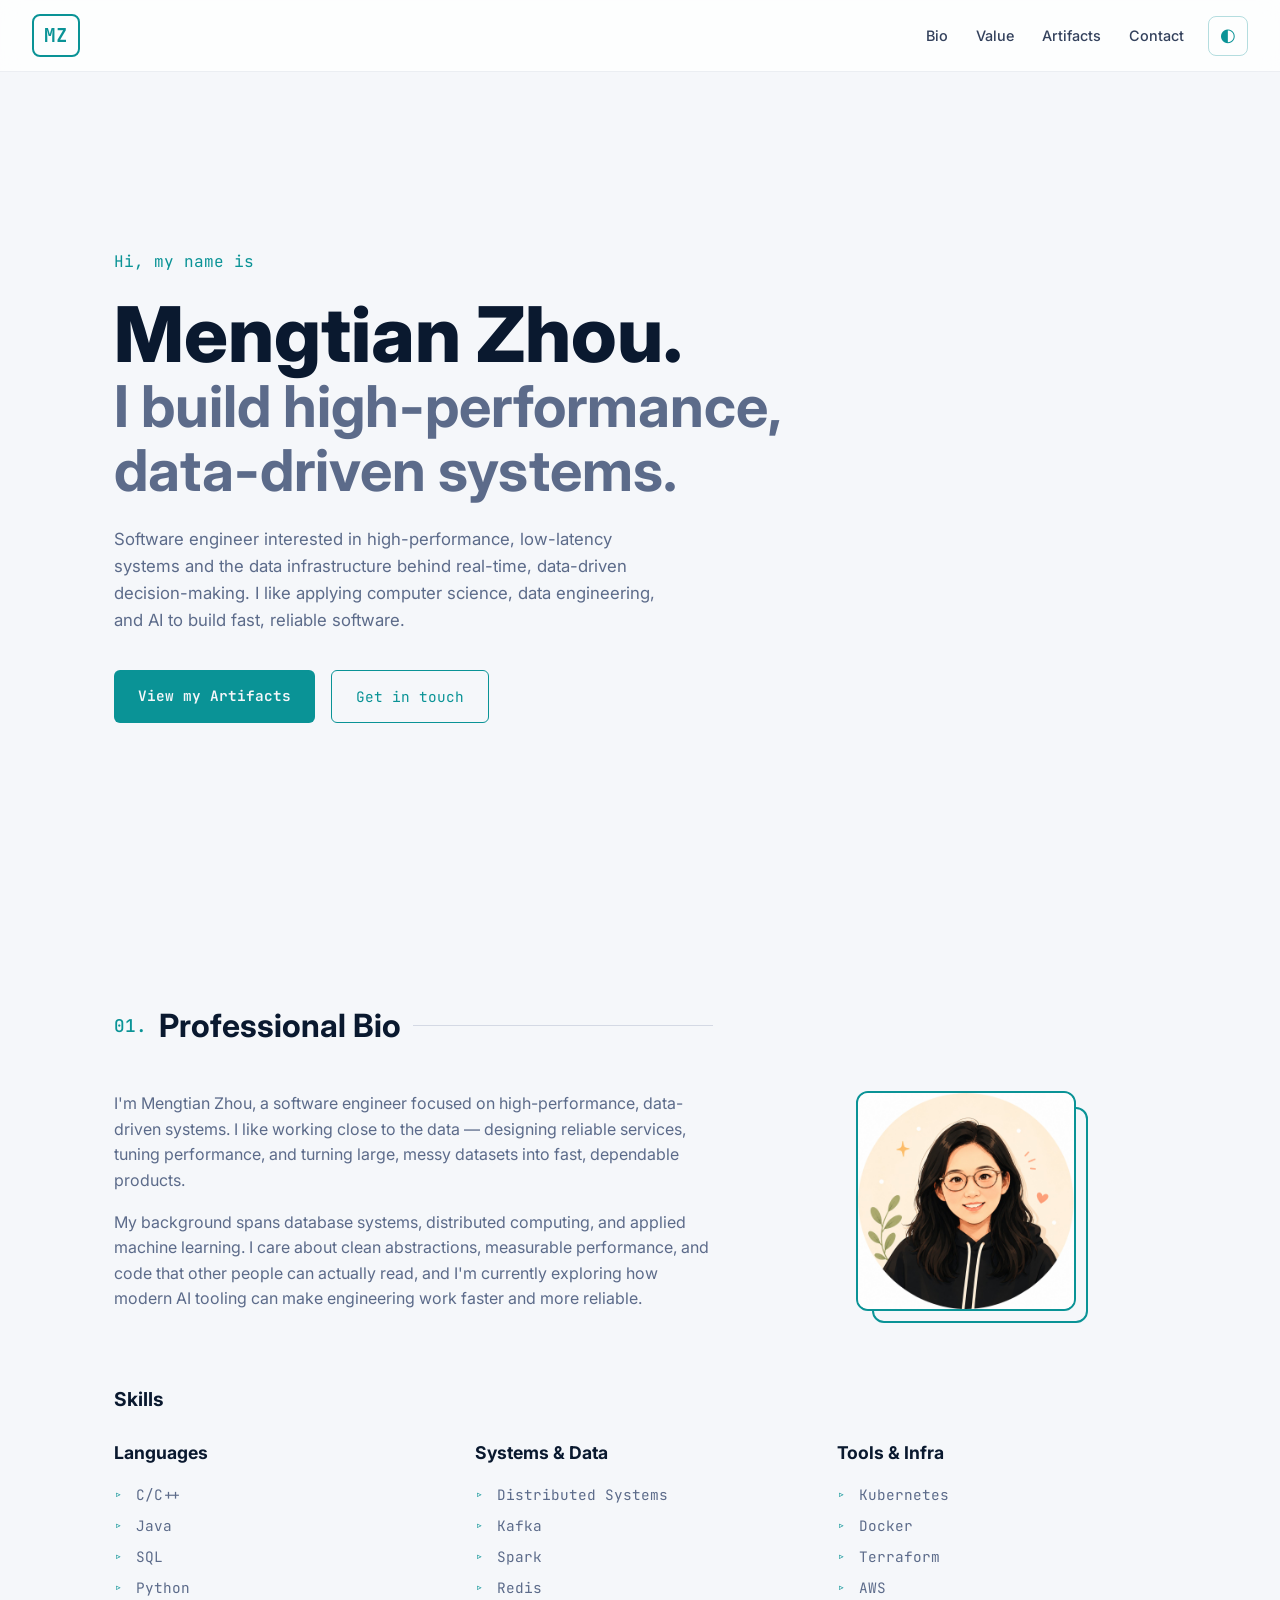
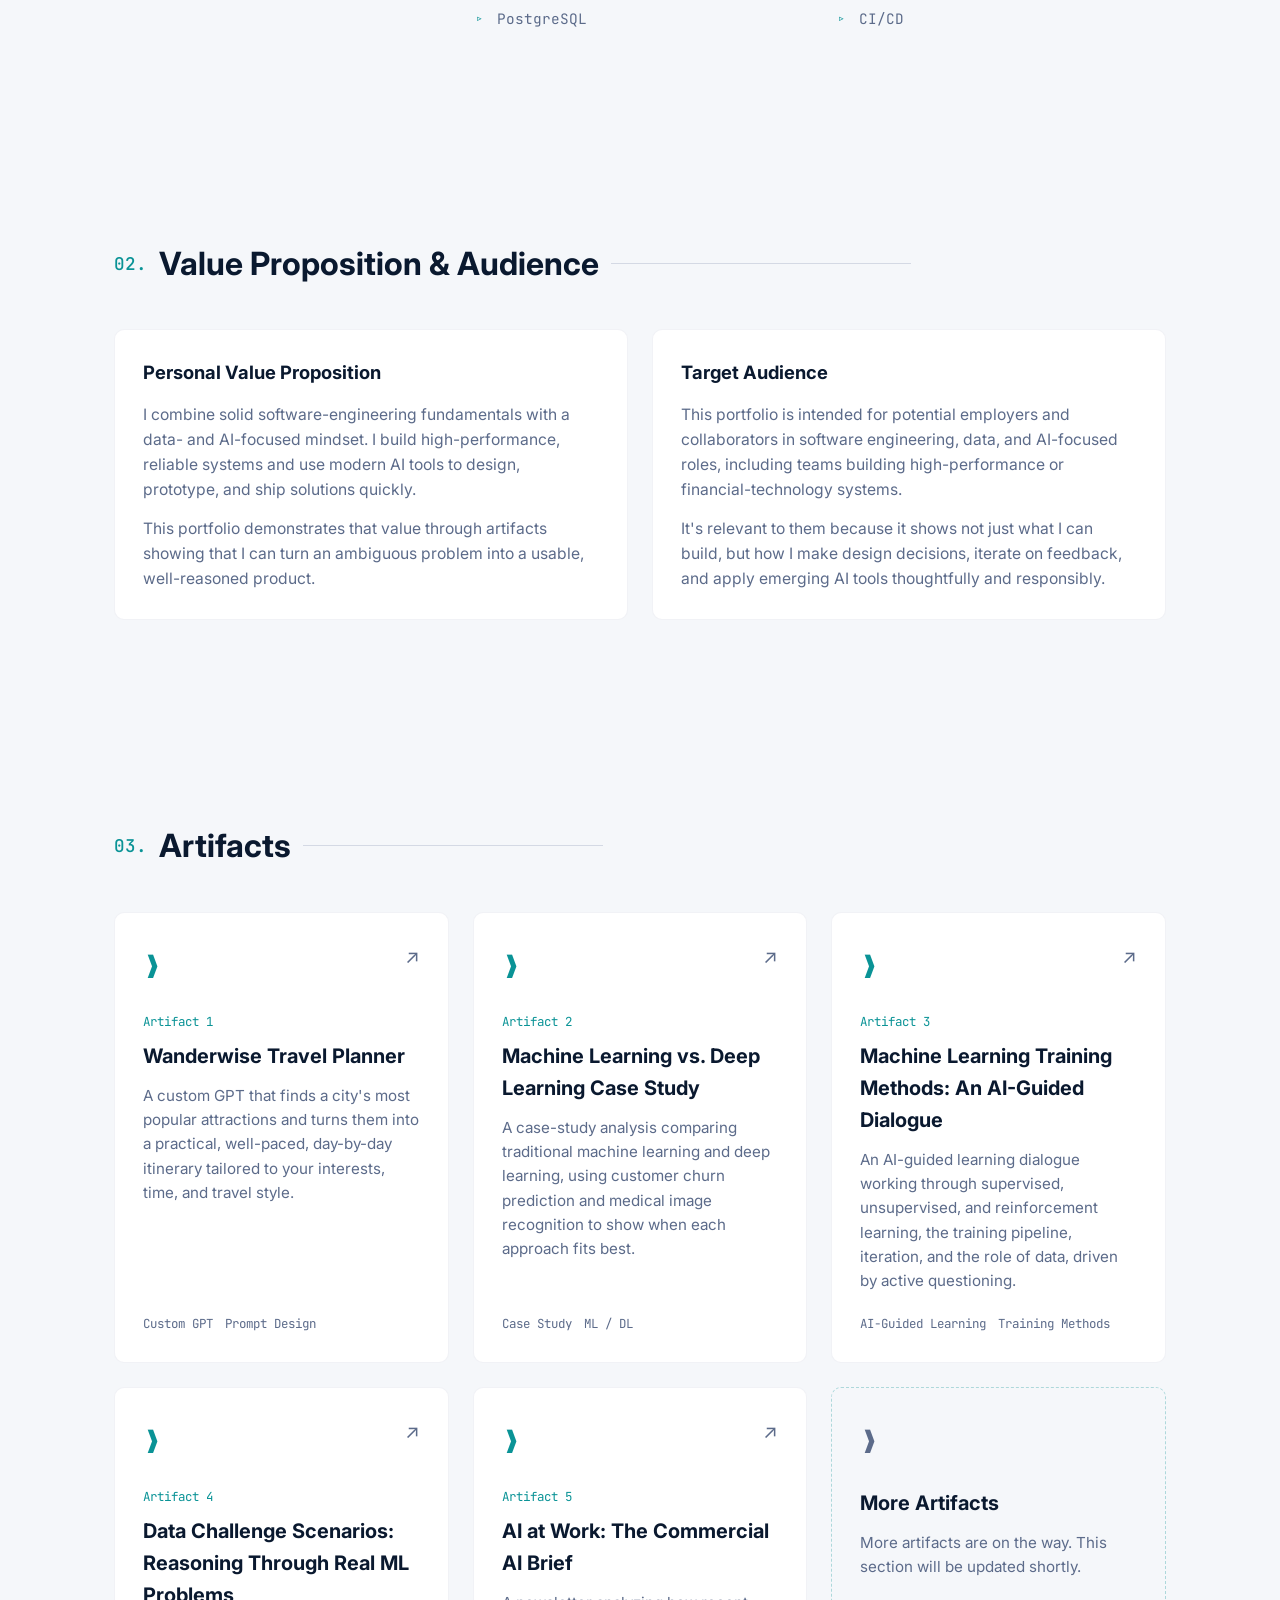
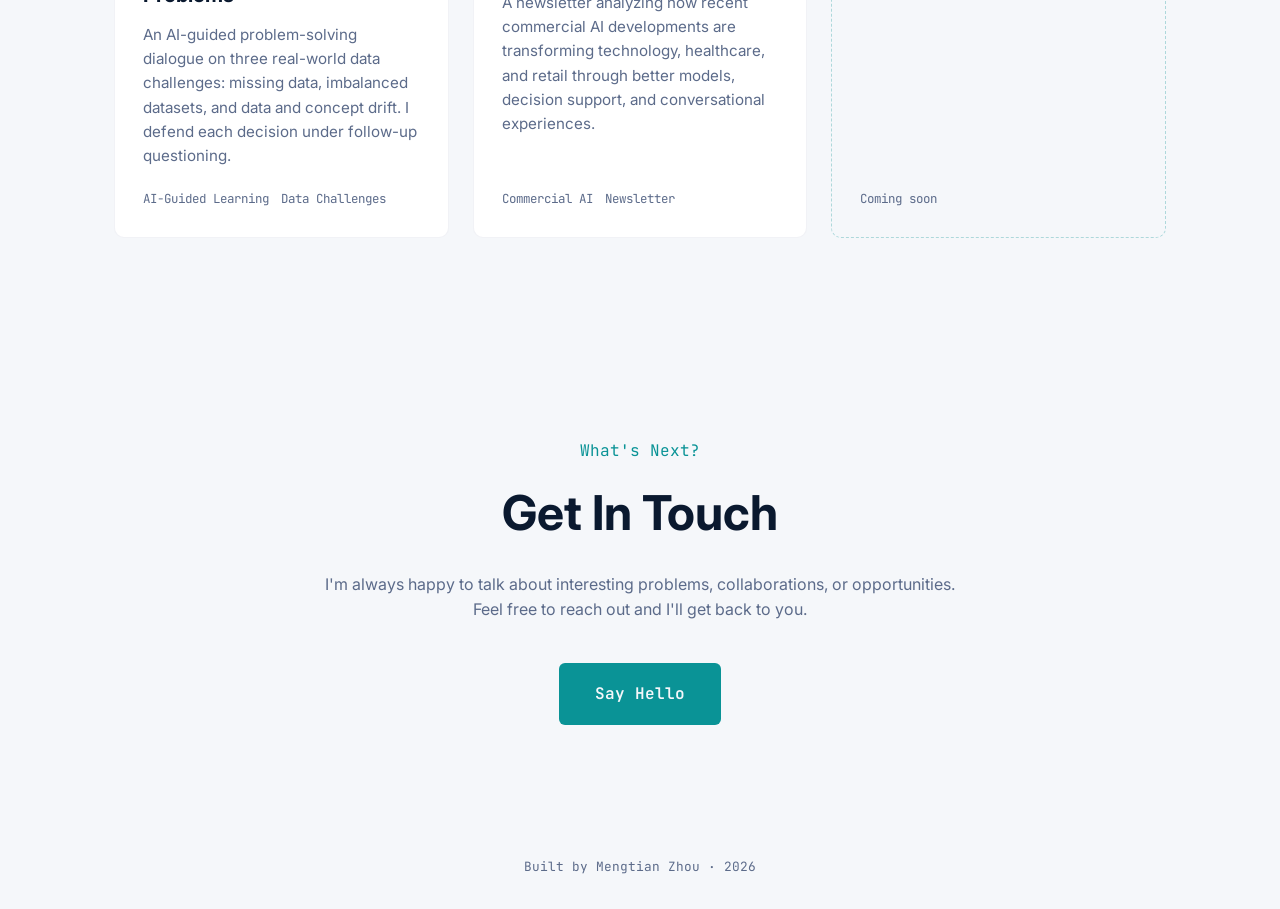
<file: index.html>
<!DOCTYPE html>
<html lang="en">
<head>
  <meta charset="UTF-8" />
  <meta name="viewport" content="width=device-width, initial-scale=1.0" />
  <title>Mengtian Zhou — Software Engineer</title>
  <meta name="description" content="Personal website of Mengtian Zhou — software engineer working across data systems, distributed computing, and machine learning." />
  <link rel="preconnect" href="https://fonts.googleapis.com" />
  <link rel="preconnect" href="https://fonts.gstatic.com" crossorigin />
  <link href="https://fonts.googleapis.com/css2?family=Inter:wght@400;500;600;700;800&family=JetBrains+Mono:wght@400;500&display=swap" rel="stylesheet" />
  <link rel="stylesheet" href="./assets/styles.css" />
</head>
<body>
  <header class="nav">
    <a href="#top" class="nav__brand">MZ</a>
    <nav class="nav__links">
      <a href="#bio">Bio</a>
      <a href="#value">Value</a>
      <a href="#artifacts">Artifacts</a>
      <a href="#contact">Contact</a>
    </nav>
    <button id="theme-toggle" class="theme-toggle" aria-label="Toggle color theme">
      <span class="theme-toggle__icon">◐</span>
    </button>
  </header>

  <main id="top">
    <!-- Hero -->
    <section class="hero">
      <div class="hero__inner">
        <p class="hero__eyebrow">Hi, my name is</p>
        <h1 class="hero__title">Mengtian Zhou.</h1>
        <h2 class="hero__subtitle">I build high-performance, data-driven systems.</h2>
        <p class="hero__lede">
          Software engineer interested in high-performance, low-latency systems
          and the data infrastructure behind real-time, data-driven
          decision-making. I like applying computer science, data engineering,
          and AI to build fast, reliable software.
        </p>
        <div class="hero__actions">
          <a class="btn btn--primary" href="#artifacts">View my Artifacts</a>
          <a class="btn btn--ghost" href="#contact">Get in touch</a>
        </div>
      </div>
    </section>

    <!-- Professional Bio -->
    <section id="bio" class="section">
      <h2 class="section__title"><span class="section__num">01.</span> Professional Bio</h2>
      <div class="about">
        <div class="about__text">
          <p>
            I'm Mengtian Zhou, a software engineer focused on high-performance,
            data-driven systems. I like working close to the data — designing
            reliable services, tuning performance, and turning large, messy
            datasets into fast, dependable products.
          </p>
          <p>
            My background spans database systems, distributed computing, and
            applied machine learning. I care about clean abstractions, measurable
            performance, and code that other people can actually read, and I'm
            currently exploring how modern AI tooling can make engineering work
            faster and more reliable.
          </p>
        </div>
        <div class="about__portrait">
          <div class="about__portrait-frame">
            <img src="./assets/avatar.png" alt="Portrait of Mengtian Zhou" />
          </div>
        </div>
      </div>

      <div class="bio__skills">
        <h3 class="bio__subhead">Skills</h3>
        <div class="skills">
          <div class="skills__col">
            <h3>Languages</h3>
            <ul><li>C/C++</li><li>Java</li><li>SQL</li><li>Python</li></ul>
          </div>
          <div class="skills__col">
            <h3>Systems &amp; Data</h3>
            <ul><li>Distributed Systems</li><li>Kafka</li><li>Spark</li><li>Redis</li><li>PostgreSQL</li></ul>
          </div>
          <div class="skills__col">
            <h3>Tools &amp; Infra</h3>
            <ul><li>Kubernetes</li><li>Docker</li><li>Terraform</li><li>AWS</li><li>CI/CD</li></ul>
          </div>
        </div>
      </div>
    </section>

    <!-- Value Proposition and Audience -->
    <section id="value" class="section">
      <h2 class="section__title"><span class="section__num">02.</span> Value Proposition &amp; Audience</h2>
      <div class="valprop">
        <div class="valprop__card">
          <h3>Personal Value Proposition</h3>
          <p>
            I combine solid software-engineering fundamentals with a data- and
            AI-focused mindset. I build high-performance, reliable systems and
            use modern AI tools to design, prototype, and ship solutions quickly.
          </p>
          <p>
            This portfolio demonstrates that value through artifacts showing that I
            can turn an ambiguous problem into a usable, well-reasoned product.
          </p>
        </div>
        <div class="valprop__card">
          <h3>Target Audience</h3>
          <p>
            This portfolio is intended for potential employers and collaborators
            in software engineering, data, and AI-focused roles, including teams
            building high-performance or financial-technology systems.
          </p>
          <p>
            It's relevant to them because it shows not just what I can build, but
            how I make design decisions, iterate on feedback, and apply emerging
            AI tools thoughtfully and responsibly.
          </p>
        </div>
      </div>
    </section>

    <!-- Artifacts -->
    <section id="artifacts" class="section">
      <h2 class="section__title"><span class="section__num">03.</span> Artifacts</h2>
      <div class="artifacts">
        <a class="card" href="artifacts/wanderwise.html">
          <div class="card__top">
            <span class="card__folder">❯</span>
            <span class="card__link" aria-hidden="true">↗</span>
          </div>
          <p class="card__eyebrow">Artifact 1</p>
          <h3 class="card__title">Wanderwise Travel Planner</h3>
          <p class="card__desc">
            A custom GPT that finds a city's most popular attractions and turns
            them into a practical, well-paced, day-by-day itinerary tailored to
            your interests, time, and travel style.
          </p>
          <ul class="card__tags"><li>Custom GPT</li><li>Prompt Design</li></ul>
        </a>

        <a class="card" href="artifacts/ml-dl-comparison.html">
          <div class="card__top">
            <span class="card__folder">❯</span>
            <span class="card__link" aria-hidden="true">↗</span>
          </div>
          <p class="card__eyebrow">Artifact 2</p>
          <h3 class="card__title">Machine Learning vs. Deep Learning Case Study</h3>
          <p class="card__desc">
            A case-study analysis comparing traditional machine learning and deep
            learning, using customer churn prediction and medical image
            recognition to show when each approach fits best.
          </p>
          <ul class="card__tags"><li>Case Study</li><li>ML / DL</li></ul>
        </a>

        <a class="card" href="artifacts/ml-training-methods.html">
          <div class="card__top">
            <span class="card__folder">❯</span>
            <span class="card__link" aria-hidden="true">↗</span>
          </div>
          <p class="card__eyebrow">Artifact 3</p>
          <h3 class="card__title">Machine Learning Training Methods: An AI-Guided Dialogue</h3>
          <p class="card__desc">
            An AI-guided learning dialogue working through supervised,
            unsupervised, and reinforcement learning, the training pipeline,
            iteration, and the role of data, driven by active questioning.
          </p>
          <ul class="card__tags"><li>AI-Guided Learning</li><li>Training Methods</li></ul>
        </a>

        <a class="card" href="artifacts/data-challenge-scenarios.html">
          <div class="card__top">
            <span class="card__folder">❯</span>
            <span class="card__link" aria-hidden="true">↗</span>
          </div>
          <p class="card__eyebrow">Artifact 4</p>
          <h3 class="card__title">Data Challenge Scenarios: Reasoning Through Real ML Problems</h3>
          <p class="card__desc">
            An AI-guided problem-solving dialogue on three real-world data
            challenges: missing data, imbalanced datasets, and data and concept
            drift. I defend each decision under follow-up questioning.
          </p>
          <ul class="card__tags"><li>AI-Guided Learning</li><li>Data Challenges</li></ul>
        </a>

        <a class="card" href="artifacts/commercial-ai-newsletter.html">
          <div class="card__top">
            <span class="card__folder">❯</span>
            <span class="card__link" aria-hidden="true">↗</span>
          </div>
          <p class="card__eyebrow">Artifact 5</p>
          <h3 class="card__title">AI at Work: The Commercial AI Brief</h3>
          <p class="card__desc">
            A newsletter analyzing how recent commercial AI developments are
            transforming technology, healthcare, and retail through better
            models, decision support, and conversational experiences.
          </p>
          <ul class="card__tags"><li>Commercial AI</li><li>Newsletter</li></ul>
        </a>

        <div class="card card--placeholder">
          <div class="card__top">
            <span class="card__folder">❯</span>
          </div>
          <h3 class="card__title">More Artifacts</h3>
          <p class="card__desc">
            More artifacts are on the way. This section will be updated shortly.
          </p>
          <ul class="card__tags"><li>Coming soon</li></ul>
        </div>
      </div>
    </section>

    <!-- Contact -->
    <section id="contact" class="section section--contact">
      <p class="contact__eyebrow">What's Next?</p>
      <h2 class="contact__title">Get In Touch</h2>
      <p class="contact__lede">
        I'm always happy to talk about interesting problems, collaborations, or
        opportunities. Feel free to reach out and I'll get back to you.
      </p>
      <a class="btn btn--primary btn--lg" href="mailto:mengtian.zhou@myemail.indwes.com">Say Hello</a>
    </section>
  </main>

  <footer class="footer">
    <p>Built by Mengtian Zhou · <span id="year"></span></p>
  </footer>

  <script src="./assets/script.js"></script>
</body>
</html>
</file>
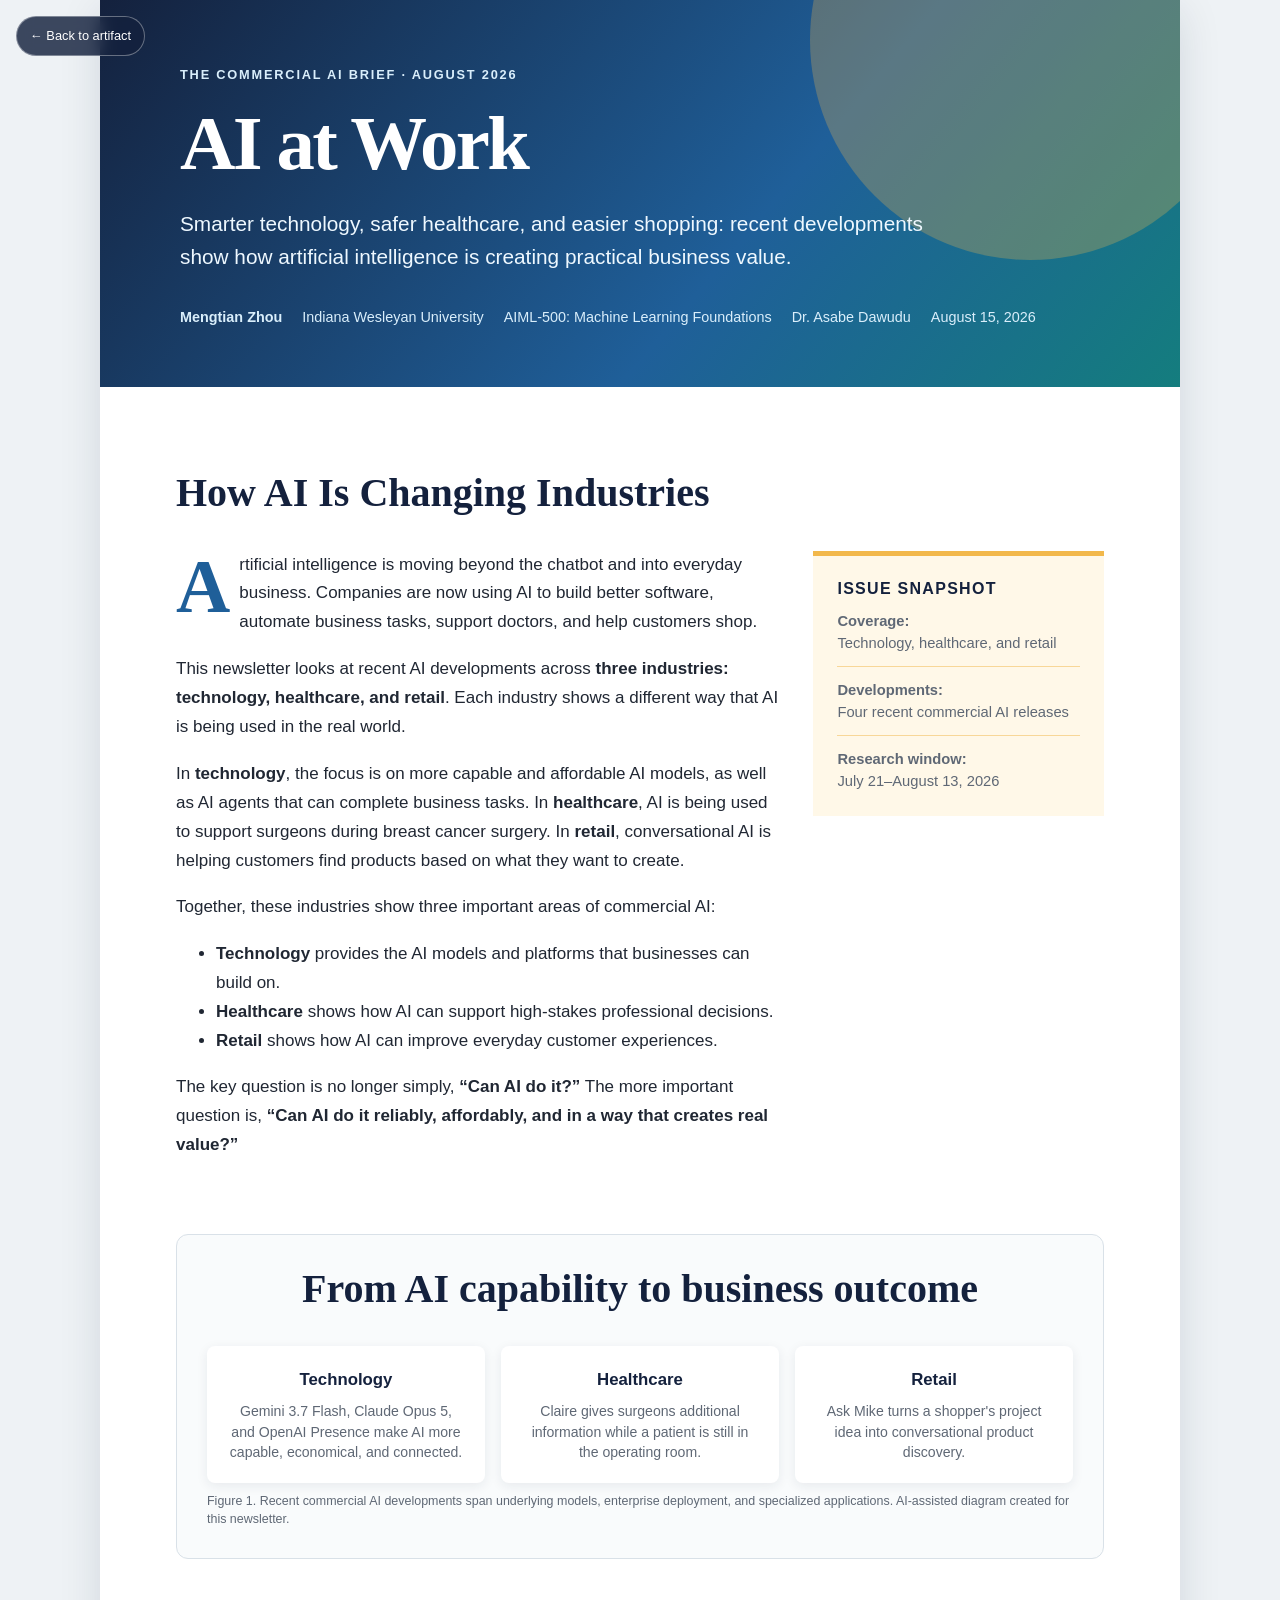
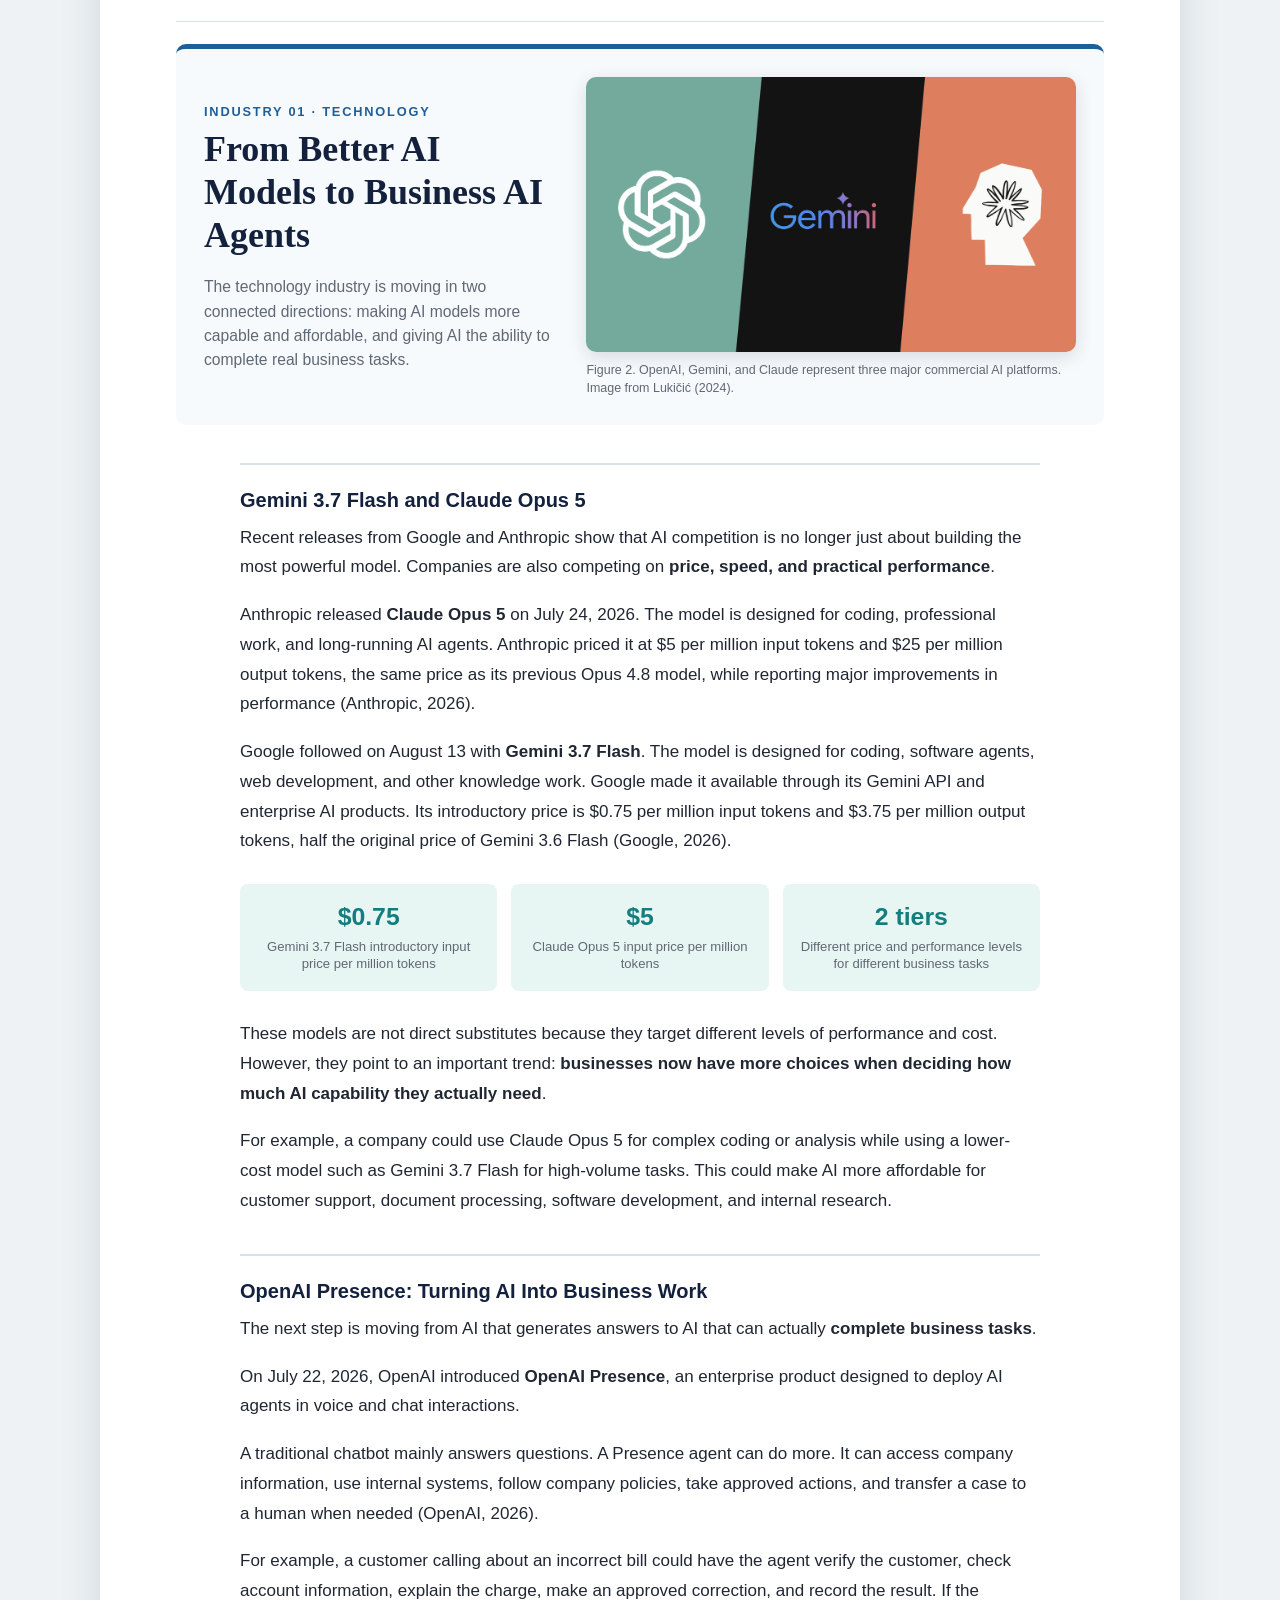
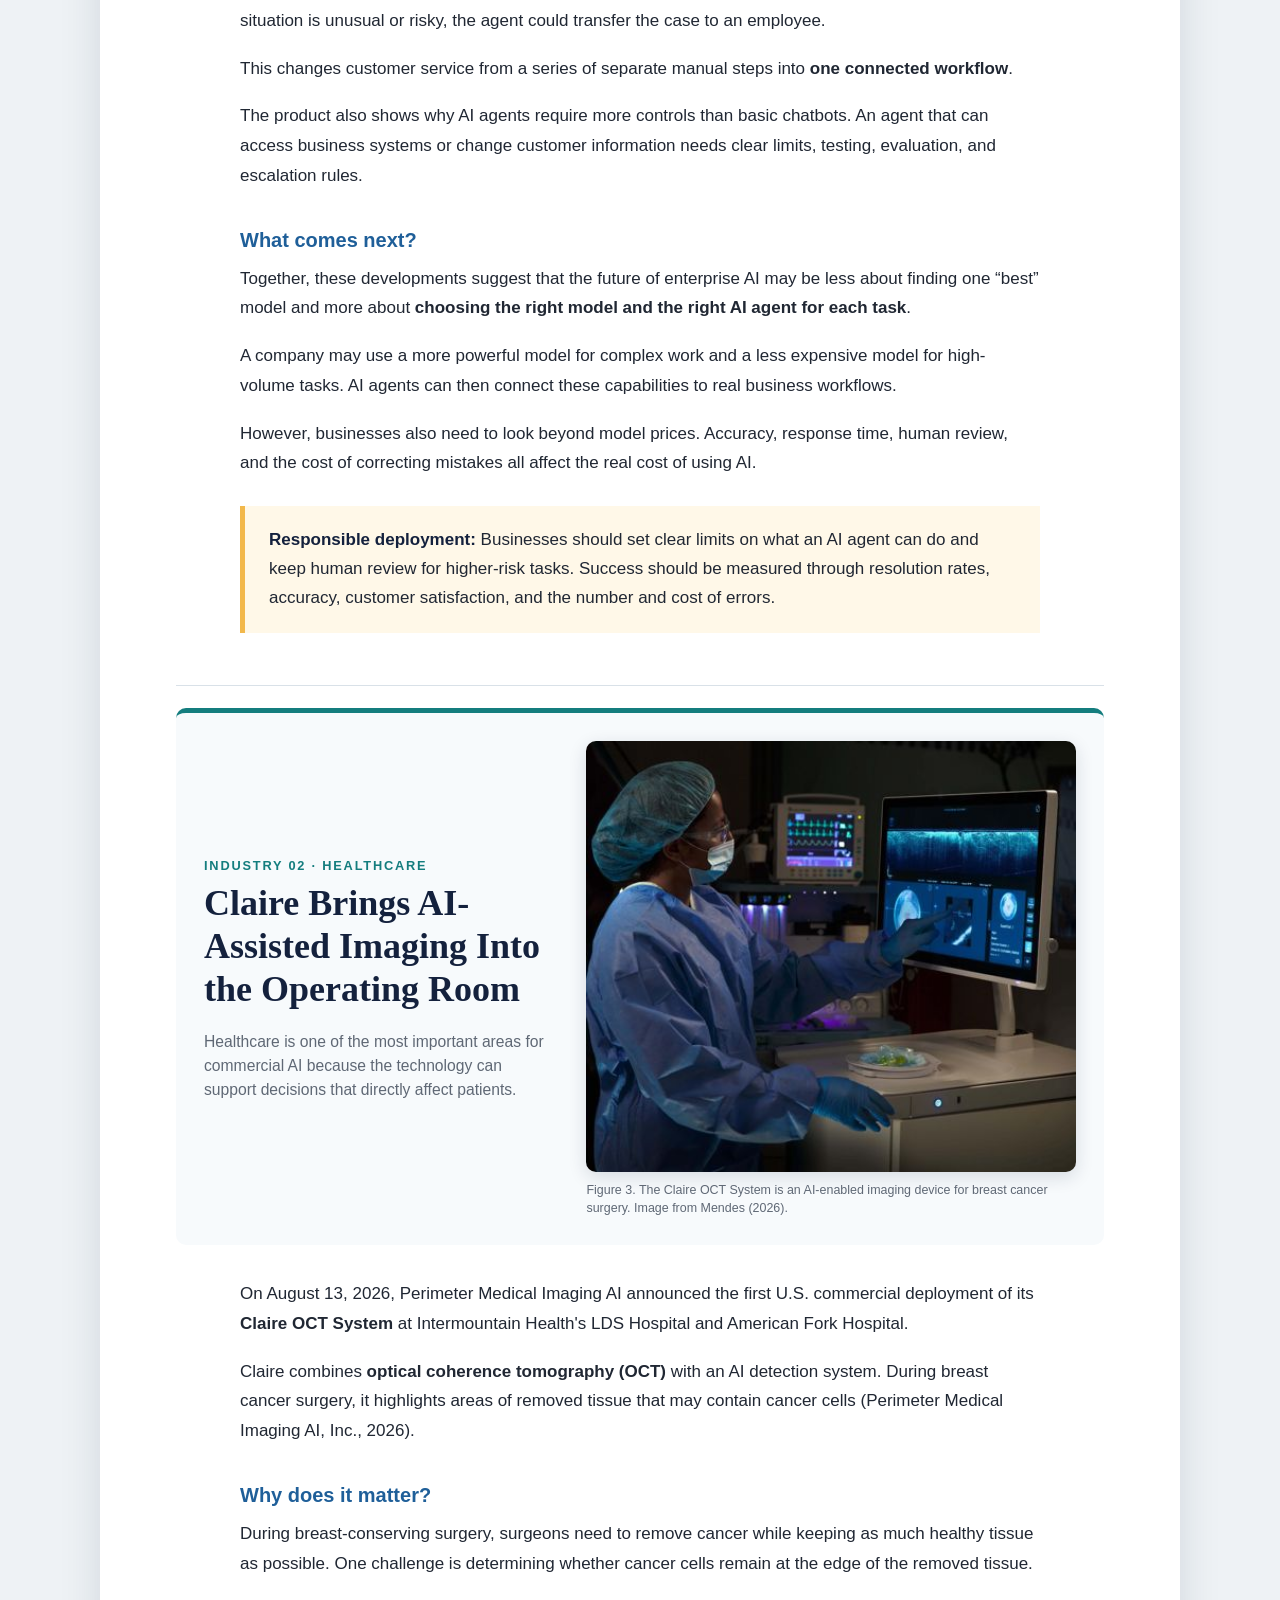
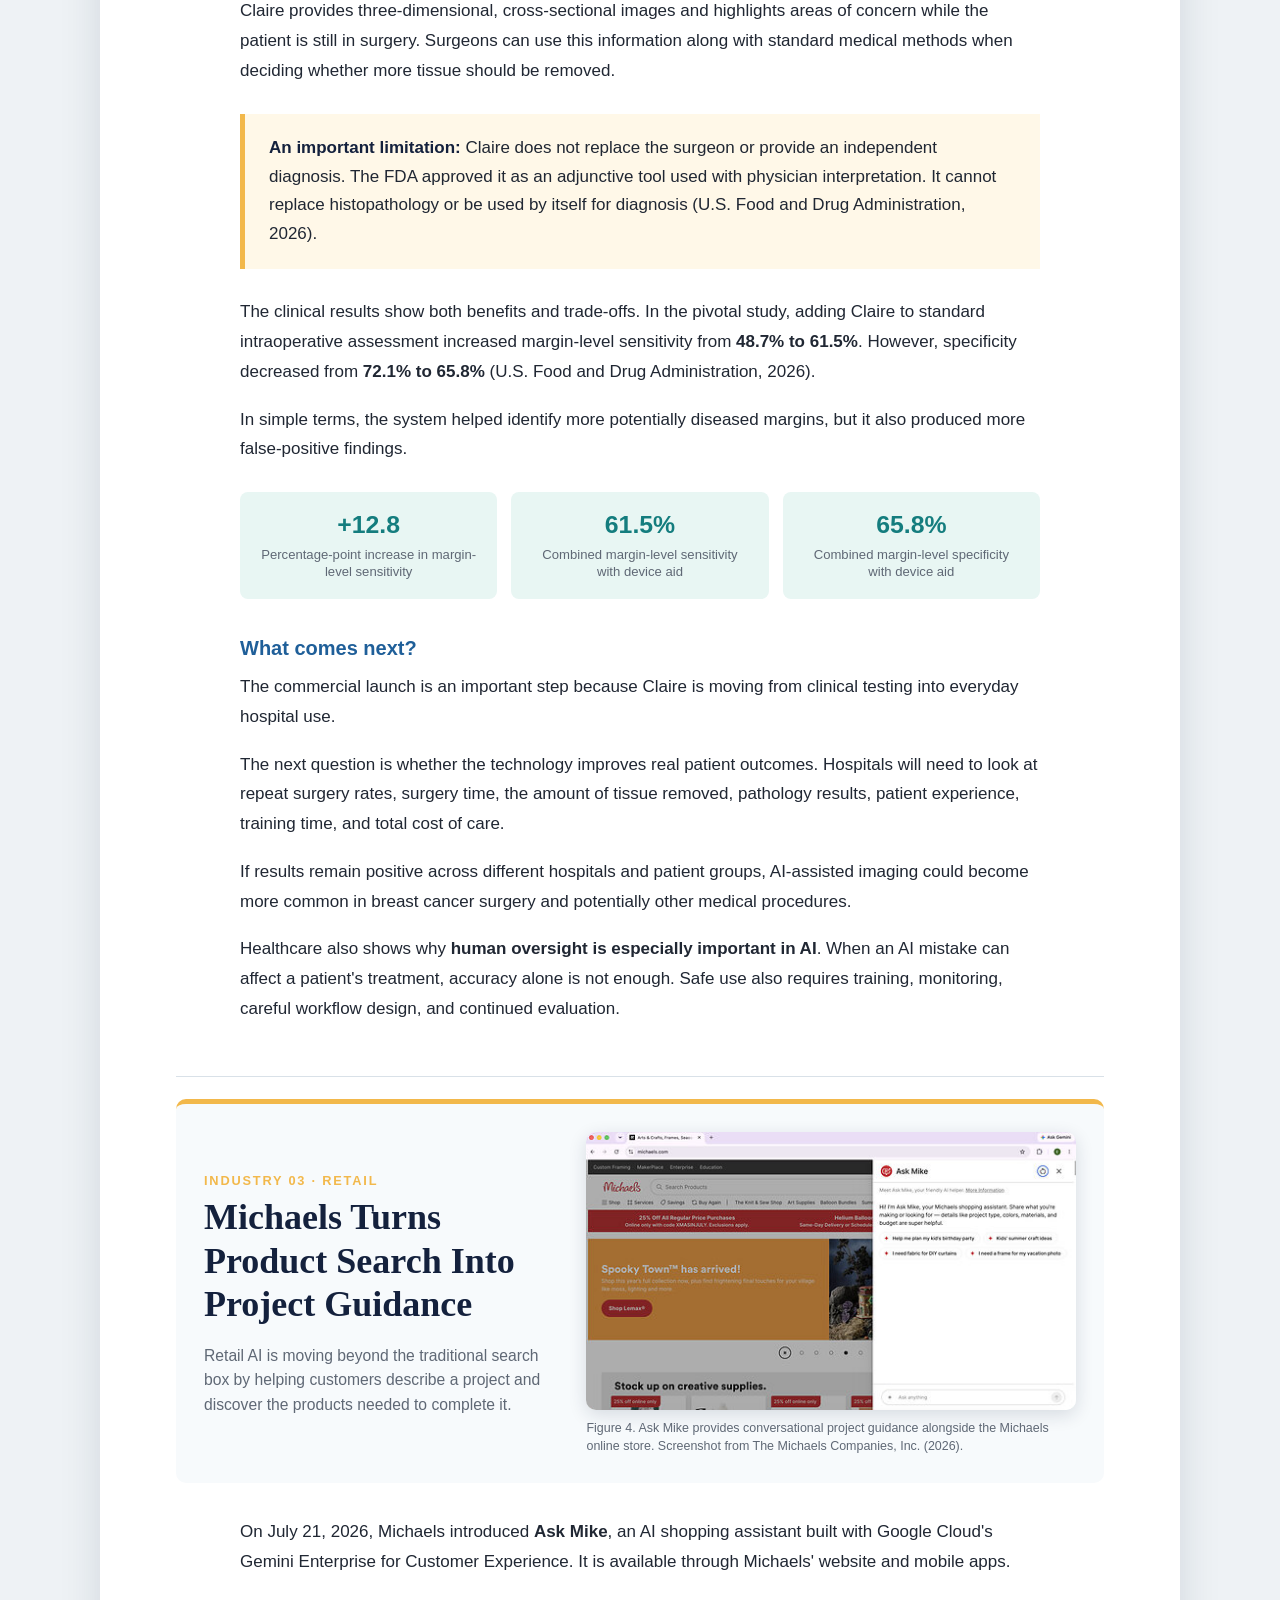
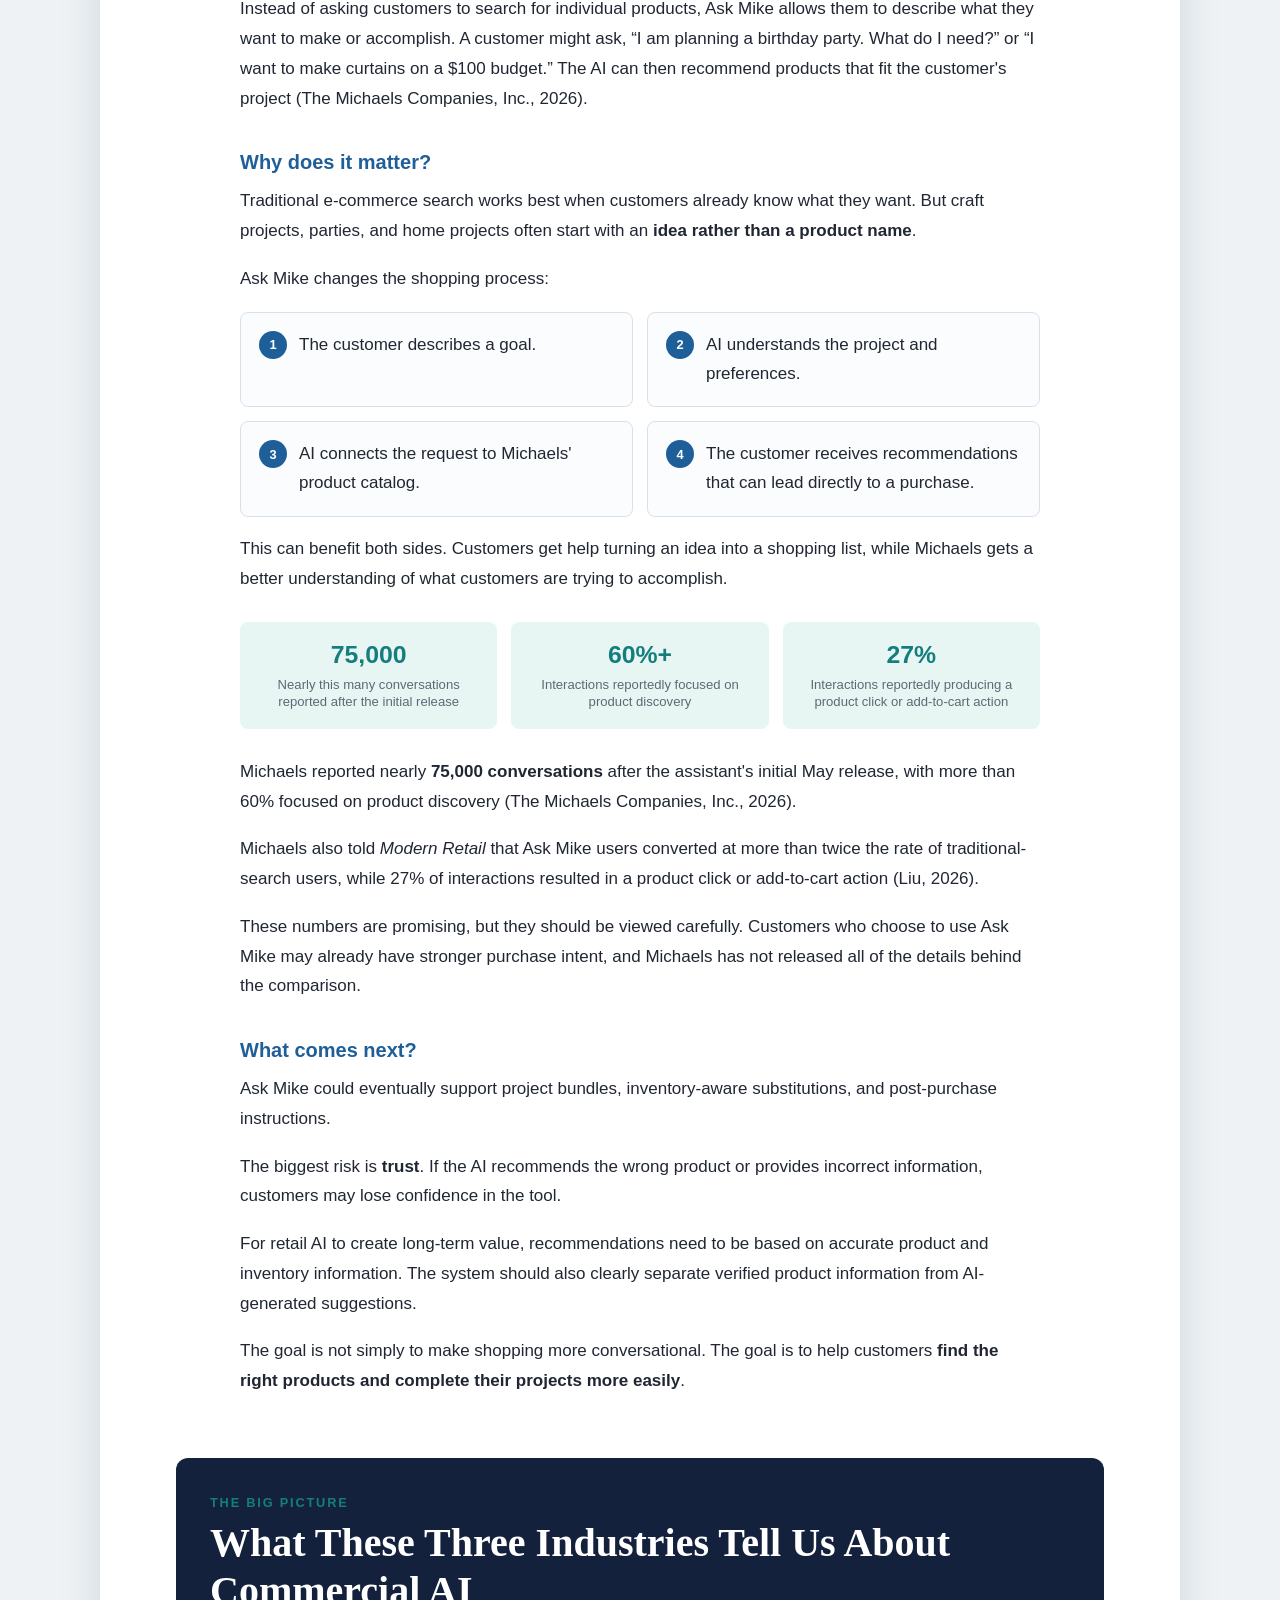
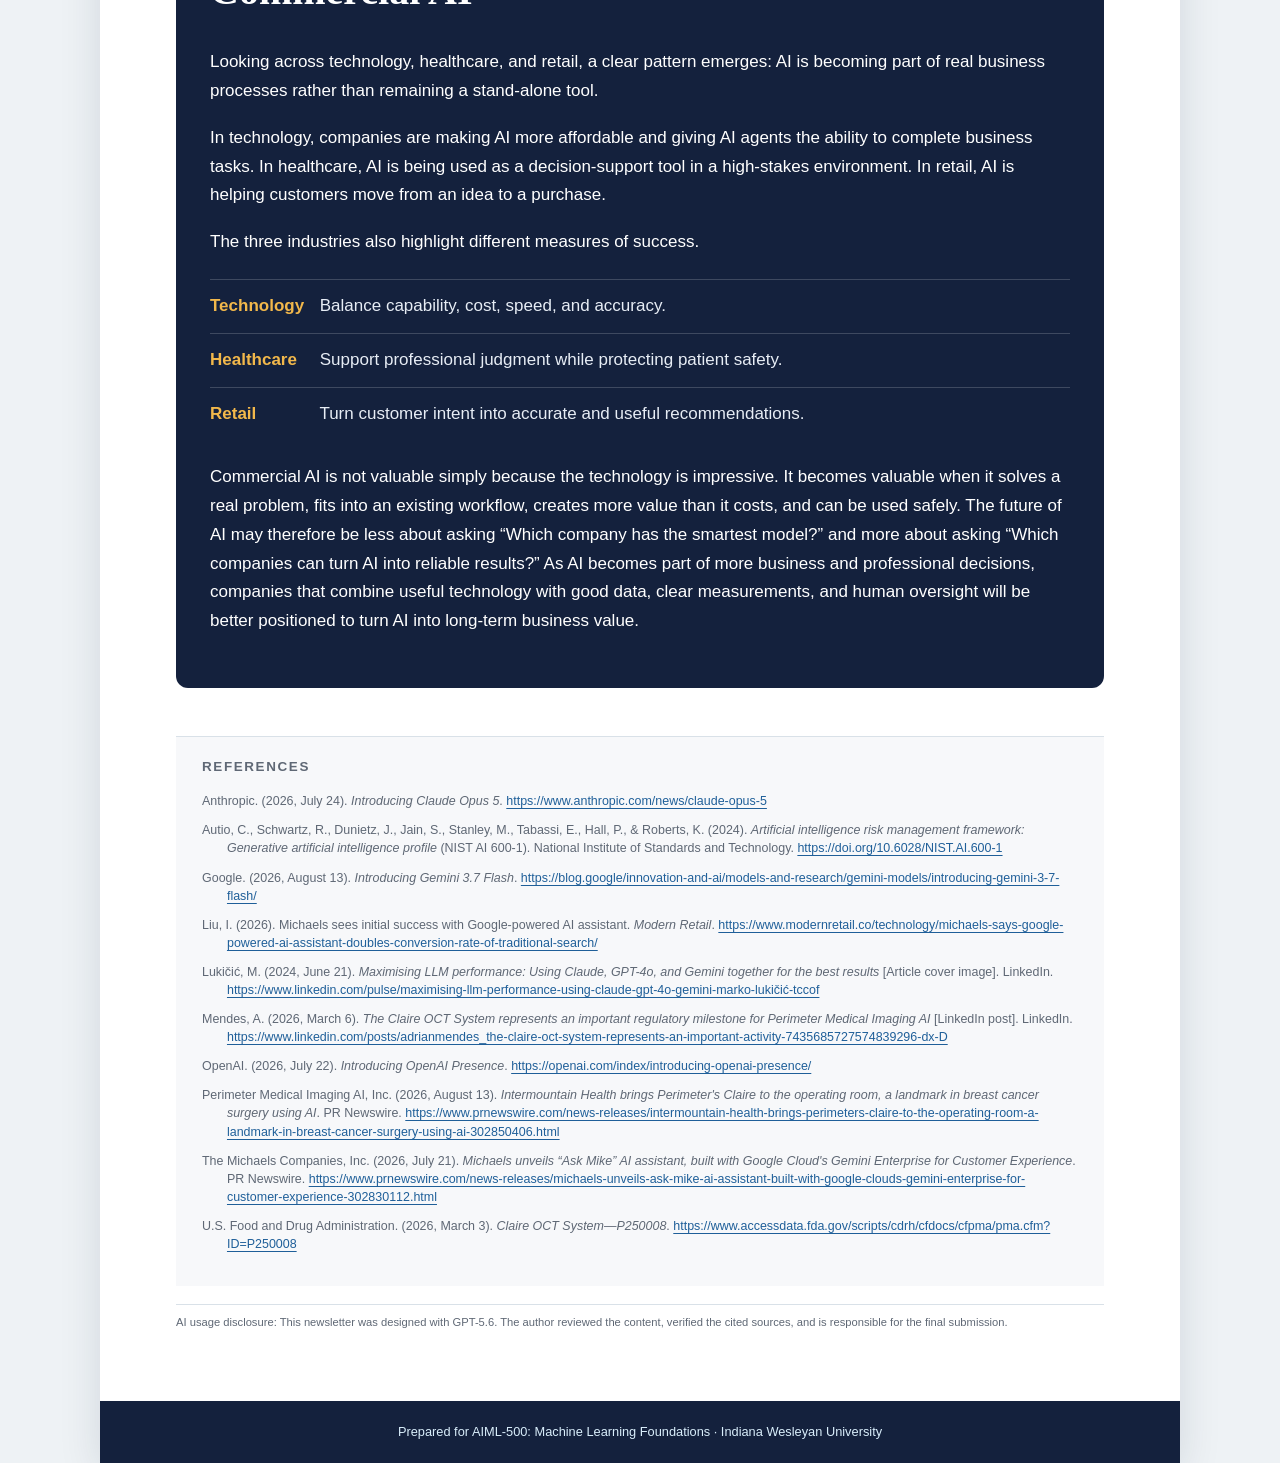
<file: artifacts/commercial-ai-newsletter-issue.html>
<!doctype html>
<html lang="en">
<head>
  <meta charset="utf-8">
  <meta name="viewport" content="width=device-width, initial-scale=1">
  <meta name="description" content="A newsletter examining recent commercial AI developments in technology, healthcare, and retail.">
  <title>AI at Work: Smarter Technology, Safer Healthcare, and Easier Shopping</title>
  <style>
    :root {
      --navy: #14213d;
      --blue: #1f5f99;
      --teal: #147d7e;
      --gold: #f2b84b;
      --cream: #fff8e8;
      --ink: #202733;
      --muted: #5f6875;
      --line: #d9e1e8;
    }
    * { box-sizing: border-box; }
    html { scroll-behavior: smooth; }
    body {
      margin: 0;
      color: var(--ink);
      background: #eef2f5;
      font-family: Arial, Helvetica, sans-serif;
      font-size: 17px;
      line-height: 1.7;
    }
    a { color: var(--blue); text-decoration-thickness: 1px; text-underline-offset: 3px; }
    a:hover { color: var(--teal); }
    .newsletter {
      width: min(1080px, 100%);
      margin: 0 auto;
      background: white;
      box-shadow: 0 10px 40px rgba(20, 33, 61, 0.12);
    }
    .portfolio-link {
      position: fixed;
      z-index: 10;
      top: 16px;
      left: 16px;
      padding: 8px 13px;
      border: 1px solid rgba(255,255,255,.35);
      border-radius: 999px;
      color: white;
      background: rgba(20,33,61,.82);
      font-size: .8rem;
      text-decoration: none;
      backdrop-filter: blur(8px);
    }
    .portfolio-link:hover { color: white; background: var(--navy); }
    .masthead {
      position: relative;
      isolation: isolate;
      overflow: hidden;
      padding: 64px clamp(24px, 7vw, 80px) 58px;
      color: white;
      background: linear-gradient(130deg, var(--navy), var(--blue) 60%, var(--teal));
    }
    .masthead > * { position: relative; z-index: 1; }
    .masthead::before {
      position: absolute;
      top: -180px;
      right: -70px;
      width: 440px;
      height: 440px;
      border-radius: 50%;
      background: rgba(242, 184, 75, 0.28);
      content: "";
    }
    .edition, .kicker {
      margin: 0 0 18px;
      font-size: .8rem;
      font-weight: 800;
      letter-spacing: .14em;
      text-transform: uppercase;
    }
    .edition, .byline { color: #d9eefb; }
    h1, h2 { font-family: Georgia, "Times New Roman", serif; }
    h1 {
      max-width: 800px;
      margin: 0;
      font-size: clamp(2.4rem, 6vw, 4.8rem);
      line-height: 1.05;
      letter-spacing: -.035em;
    }
    .dek {
      max-width: 760px;
      margin: 24px 0 0;
      color: #eef8ff;
      font-size: clamp(1.05rem, 2vw, 1.3rem);
      line-height: 1.55;
    }
    .byline { display: flex; flex-wrap: wrap; gap: 8px 20px; margin-top: 32px; font-size: .9rem; }
    .content { padding: 48px clamp(22px, 7vw, 76px) 70px; }
    .issue-overview {
      display: grid;
      grid-template-columns: 1.35fr .65fr;
      gap: 34px;
      align-items: start;
      margin-bottom: 56px;
    }
    .issue-overview > h2 { grid-column: 1 / -1; margin-bottom: 0; }
    .intro::first-letter {
      float: left;
      margin: 10px 9px 0 0;
      color: var(--blue);
      font: 700 4.7rem/.7 Georgia, serif;
    }
    .contents-card {
      padding: 24px;
      border-top: 5px solid var(--gold);
      background: var(--cream);
    }
    .contents-card h2 { margin: 0 0 12px; font: 700 1rem Arial, sans-serif; letter-spacing: .08em; text-transform: uppercase; }
    .contents-card p { margin: 0; color: var(--muted); font-size: .92rem; line-height: 1.5; }
    .contents-card p + p { margin-top: 12px; padding-top: 12px; border-top: 1px solid rgba(242,184,75,.5); }
    .industry-map {
      margin: 0 0 62px;
      padding: 30px;
      border: 1px solid var(--line);
      border-radius: 12px;
      background: #f9fbfc;
    }
    .industry-map h2 { margin-top: 0; text-align: center; }
    .map-grid, .metrics { display: grid; grid-template-columns: repeat(3, 1fr); gap: 16px; }
    .map-card {
      padding: 20px;
      border-radius: 8px;
      background: white;
      box-shadow: 0 3px 12px rgba(20,33,61,.08);
      text-align: center;
    }
    .map-card strong, .map-card span { display: block; }
    .map-card strong { color: var(--navy); font-size: 1.05rem; }
    .map-card span { margin-top: 7px; color: var(--muted); font-size: .88rem; line-height: 1.45; }
    h2 { color: var(--navy); font-size: clamp(1.7rem, 4vw, 2.5rem); line-height: 1.2; }
    h3 { margin: 36px 0 10px; color: var(--blue); font-size: 1.25rem; line-height: 1.35; }
    p { margin: 0 0 18px; }
    .industry { margin-top: 52px; padding-top: 22px; border-top: 1px solid var(--line); }
    .industry-hero {
      --accent: var(--blue);
      display: grid;
      grid-template-columns: minmax(0,.9fr) minmax(0,1.25fr);
      gap: 30px;
      align-items: center;
      margin-bottom: 34px;
      padding: 28px;
      border-top: 5px solid var(--accent);
      border-radius: 10px;
      background: #f7fafc;
    }
    #healthcare .industry-hero { --accent: var(--teal); }
    #retail .industry-hero { --accent: var(--gold); }
    .kicker { margin-bottom: 5px; color: var(--accent, var(--teal)); }
    .industry-hero h2 { margin: 0 0 18px; font-size: clamp(1.65rem, 3vw, 2.25rem); }
    .hero-summary { margin: 0; color: var(--muted); font-size: .98rem; line-height: 1.55; }
    .section-visual { margin: 8px 0 32px; }
    .industry-hero .section-visual { margin: 0; }
    .section-visual img { display: block; width: 100%; height: auto; border-radius: 10px; box-shadow: 0 5px 18px rgba(20,33,61,.14); }
    figcaption { margin-top: 9px; color: var(--muted); font-size: .78rem; line-height: 1.45; }
    .industry > p, .industry > h3, .industry > .news-item, .industry > .metrics,
    .industry > .callout, .industry > .steps { max-width: 800px; margin-left: auto; margin-right: auto; }
    .industry > p { line-height: 1.75; }
    .news-item { margin-top: 38px; margin-bottom: 18px; padding-top: 22px; border-top: 2px solid var(--line); }
    .news-item h3 { margin: 0 0 10px; color: var(--navy); }
    .metrics { gap: 14px; margin-top: 28px; margin-bottom: 28px; }
    .metric { padding: 18px; border-radius: 8px; background: #e8f6f3; text-align: center; }
    .metric strong { display: block; color: var(--teal); font-size: 1.55rem; line-height: 1.2; }
    .metric span { display: block; margin-top: 6px; color: var(--muted); font-size: .82rem; line-height: 1.35; }
    .callout { margin-top: 28px; margin-bottom: 28px; padding: 20px 24px; border-left: 5px solid var(--gold); background: var(--cream); }
    .callout strong { color: var(--navy); }
    .steps { counter-reset: step; display: grid; grid-template-columns: repeat(2,1fr); gap: 14px; padding: 0; list-style: none; }
    .steps li { position: relative; min-height: 92px; padding: 18px 18px 18px 58px; border: 1px solid var(--line); border-radius: 8px; background: #fbfcfd; }
    .steps li::before {
      counter-increment: step;
      position: absolute;
      top: 18px;
      left: 18px;
      display: grid;
      width: 28px;
      height: 28px;
      place-items: center;
      border-radius: 50%;
      color: white;
      background: var(--blue);
      content: counter(step);
      font-size: .8rem;
      font-weight: 700;
    }
    .conclusion { margin-top: 62px; padding: 34px; border-radius: 12px; color: white; background: var(--navy); }
    .conclusion h2 { margin-top: 0; color: white; }
    .conclusion-list { margin: 22px 0; padding: 0; list-style: none; }
    .conclusion-list li { padding: 12px 0; border-top: 1px solid rgba(255,255,255,.18); color: #e7edf5; }
    .conclusion-label { display: inline-block; min-width: 105px; color: var(--gold); font-weight: 600; }
    .references { margin-top: 48px; padding: 22px 26px; border-top: 1px solid var(--line); color: var(--muted); background: #f7f8fa; font-size: .78rem; line-height: 1.45; }
    .references h2 { margin: 0 0 18px; color: var(--muted); font: 700 .84rem Arial, sans-serif; letter-spacing: .12em; text-transform: uppercase; }
    .reference { margin: 0 0 11px; padding-left: 2em; text-indent: -2em; overflow-wrap: anywhere; }
    .ai-disclosure { margin-top: 18px; padding-top: 10px; border-top: 1px solid var(--line); color: var(--muted); font-size: .7rem; line-height: 1.4; }
    .footer { padding: 20px; color: #d9eefb; background: var(--navy); font-size: .8rem; text-align: center; }
    @media (max-width: 760px) {
      .issue-overview, .industry-hero, .map-grid, .metrics, .steps { grid-template-columns: 1fr; }
      .masthead { padding-top: 72px; }
    }
    @media print {
      .portfolio-link { display: none; }
      body { background: white; font-size: 11pt; }
      .newsletter { width: 100%; box-shadow: none; }
      .industry, .industry-hero, .news-item, .callout, .metric, .map-card, .section-visual, .references { break-inside: avoid; }
      * { print-color-adjust: exact; }
    }
  </style>
</head>
<body>
  <a class="portfolio-link" href="commercial-ai-newsletter.html">← Back to artifact</a>
  <article class="newsletter">
    <header class="masthead">
      <p class="edition">The Commercial AI Brief · August 2026</p>
      <h1>AI at Work</h1>
      <p class="dek">Smarter technology, safer healthcare, and easier shopping: recent developments show how artificial intelligence is creating practical business value.</p>
      <div class="byline">
        <span><strong>Mengtian Zhou</strong></span>
        <span>Indiana Wesleyan University</span>
        <span>AIML-500: Machine Learning Foundations</span>
        <span>Dr. Asabe Dawudu</span>
        <span>August 15, 2026</span>
      </div>
    </header>

    <main class="content">
      <section class="issue-overview" aria-labelledby="overview-heading">
        <h2 id="overview-heading">How AI Is Changing Industries</h2>
        <div>
          <p class="intro">Artificial intelligence is moving beyond the chatbot and into everyday business. Companies are now using AI to build better software, automate business tasks, support doctors, and help customers shop.</p>
          <p>This newsletter looks at recent AI developments across <strong>three industries: technology, healthcare, and retail</strong>. Each industry shows a different way that AI is being used in the real world.</p>
          <p>In <strong>technology</strong>, the focus is on more capable and affordable AI models, as well as AI agents that can complete business tasks. In <strong>healthcare</strong>, AI is being used to support surgeons during breast cancer surgery. In <strong>retail</strong>, conversational AI is helping customers find products based on what they want to create.</p>
          <p>Together, these industries show three important areas of commercial AI:</p>
          <ul>
            <li><strong>Technology</strong> provides the AI models and platforms that businesses can build on.</li>
            <li><strong>Healthcare</strong> shows how AI can support high-stakes professional decisions.</li>
            <li><strong>Retail</strong> shows how AI can improve everyday customer experiences.</li>
          </ul>
          <p>The key question is no longer simply, <strong>“Can AI do it?”</strong> The more important question is, <strong>“Can AI do it reliably, affordably, and in a way that creates real value?”</strong></p>
        </div>
        <aside class="contents-card" aria-label="Issue snapshot">
          <h2>Issue snapshot</h2>
          <p><strong>Coverage:</strong><br>Technology, healthcare, and retail</p>
          <p><strong>Developments:</strong><br>Four recent commercial AI releases</p>
          <p><strong>Research window:</strong><br>July 21–August 13, 2026</p>
        </aside>
      </section>

      <figure class="industry-map">
        <h2>From AI capability to business outcome</h2>
        <div class="map-grid">
          <div class="map-card"><strong>Technology</strong><span>Gemini 3.7 Flash, Claude Opus 5, and OpenAI Presence make AI more capable, economical, and connected.</span></div>
          <div class="map-card"><strong>Healthcare</strong><span>Claire gives surgeons additional information while a patient is still in the operating room.</span></div>
          <div class="map-card"><strong>Retail</strong><span>Ask Mike turns a shopper's project idea into conversational product discovery.</span></div>
        </div>
        <figcaption>Figure 1. Recent commercial AI developments span underlying models, enterprise deployment, and specialized applications. AI-assisted diagram created for this newsletter.</figcaption>
      </figure>

      <section class="industry" id="technology">
        <div class="industry-hero">
          <div>
            <p class="kicker">Industry 01 · Technology</p>
            <h2>From Better AI Models to Business AI Agents</h2>
            <p class="hero-summary">The technology industry is moving in two connected directions: making AI models more capable and affordable, and giving AI the ability to complete real business tasks.</p>
          </div>
          <figure class="section-visual">
            <img src="../assets/newsletter-ai-platforms.png" alt="OpenAI, Gemini, and Claude logos displayed side by side">
            <figcaption>Figure 2. OpenAI, Gemini, and Claude represent three major commercial AI platforms. Image from Lukičić (2024).</figcaption>
          </figure>
        </div>

        <div class="news-item">
          <h3>Gemini 3.7 Flash and Claude Opus 5</h3>
          <p>Recent releases from Google and Anthropic show that AI competition is no longer just about building the most powerful model. Companies are also competing on <strong>price, speed, and practical performance</strong>.</p>
        </div>
        <p>Anthropic released <strong>Claude Opus 5</strong> on July 24, 2026. The model is designed for coding, professional work, and long-running AI agents. Anthropic priced it at $5 per million input tokens and $25 per million output tokens, the same price as its previous Opus 4.8 model, while reporting major improvements in performance (Anthropic, 2026).</p>
        <p>Google followed on August 13 with <strong>Gemini 3.7 Flash</strong>. The model is designed for coding, software agents, web development, and other knowledge work. Google made it available through its Gemini API and enterprise AI products. Its introductory price is $0.75 per million input tokens and $3.75 per million output tokens, half the original price of Gemini 3.6 Flash (Google, 2026).</p>
        <div class="metrics" aria-label="Selected model pricing">
          <div class="metric"><strong>$0.75</strong><span>Gemini 3.7 Flash introductory input price per million tokens</span></div>
          <div class="metric"><strong>$5</strong><span>Claude Opus 5 input price per million tokens</span></div>
          <div class="metric"><strong>2 tiers</strong><span>Different price and performance levels for different business tasks</span></div>
        </div>
        <p>These models are not direct substitutes because they target different levels of performance and cost. However, they point to an important trend: <strong>businesses now have more choices when deciding how much AI capability they actually need</strong>.</p>
        <p>For example, a company could use Claude Opus 5 for complex coding or analysis while using a lower-cost model such as Gemini 3.7 Flash for high-volume tasks. This could make AI more affordable for customer support, document processing, software development, and internal research.</p>

        <div class="news-item">
          <h3>OpenAI Presence: Turning AI Into Business Work</h3>
          <p>The next step is moving from AI that generates answers to AI that can actually <strong>complete business tasks</strong>.</p>
        </div>
        <p>On July 22, 2026, OpenAI introduced <strong>OpenAI Presence</strong>, an enterprise product designed to deploy AI agents in voice and chat interactions.</p>
        <p>A traditional chatbot mainly answers questions. A Presence agent can do more. It can access company information, use internal systems, follow company policies, take approved actions, and transfer a case to a human when needed (OpenAI, 2026).</p>
        <p>For example, a customer calling about an incorrect bill could have the agent verify the customer, check account information, explain the charge, make an approved correction, and record the result. If the situation is unusual or risky, the agent could transfer the case to an employee.</p>
        <p>This changes customer service from a series of separate manual steps into <strong>one connected workflow</strong>.</p>
        <p>The product also shows why AI agents require more controls than basic chatbots. An agent that can access business systems or change customer information needs clear limits, testing, evaluation, and escalation rules.</p>
        <h3>What comes next?</h3>
        <p>Together, these developments suggest that the future of enterprise AI may be less about finding one “best” model and more about <strong>choosing the right model and the right AI agent for each task</strong>.</p>
        <p>A company may use a more powerful model for complex work and a less expensive model for high-volume tasks. AI agents can then connect these capabilities to real business workflows.</p>
        <p>However, businesses also need to look beyond model prices. Accuracy, response time, human review, and the cost of correcting mistakes all affect the real cost of using AI.</p>
        <div class="callout"><strong>Responsible deployment:</strong> Businesses should set clear limits on what an AI agent can do and keep human review for higher-risk tasks. Success should be measured through resolution rates, accuracy, customer satisfaction, and the number and cost of errors.</div>
      </section>

      <section class="industry" id="healthcare">
        <div class="industry-hero">
          <div>
            <p class="kicker">Industry 02 · Healthcare</p>
            <h2>Claire Brings AI-Assisted Imaging Into the Operating Room</h2>
            <p class="hero-summary">Healthcare is one of the most important areas for commercial AI because the technology can support decisions that directly affect patients.</p>
          </div>
          <figure class="section-visual">
            <img src="../assets/newsletter-claire-oct.jpg" alt="Claire OCT System information graphic from Perimeter Medical Imaging AI">
            <figcaption>Figure 3. The Claire OCT System is an AI-enabled imaging device for breast cancer surgery. Image from Mendes (2026).</figcaption>
          </figure>
        </div>
        <p>On August 13, 2026, Perimeter Medical Imaging AI announced the first U.S. commercial deployment of its <strong>Claire OCT System</strong> at Intermountain Health's LDS Hospital and American Fork Hospital.</p>
        <p>Claire combines <strong>optical coherence tomography (OCT)</strong> with an AI detection system. During breast cancer surgery, it highlights areas of removed tissue that may contain cancer cells (Perimeter Medical Imaging AI, Inc., 2026).</p>
        <h3>Why does it matter?</h3>
        <p>During breast-conserving surgery, surgeons need to remove cancer while keeping as much healthy tissue as possible. One challenge is determining whether cancer cells remain at the edge of the removed tissue.</p>
        <p>Claire provides three-dimensional, cross-sectional images and highlights areas of concern while the patient is still in surgery. Surgeons can use this information along with standard medical methods when deciding whether more tissue should be removed.</p>
        <div class="callout"><strong>An important limitation:</strong> Claire does not replace the surgeon or provide an independent diagnosis. The FDA approved it as an adjunctive tool used with physician interpretation. It cannot replace histopathology or be used by itself for diagnosis (U.S. Food and Drug Administration, 2026).</div>
        <p>The clinical results show both benefits and trade-offs. In the pivotal study, adding Claire to standard intraoperative assessment increased margin-level sensitivity from <strong>48.7% to 61.5%</strong>. However, specificity decreased from <strong>72.1% to 65.8%</strong> (U.S. Food and Drug Administration, 2026).</p>
        <p>In simple terms, the system helped identify more potentially diseased margins, but it also produced more false-positive findings.</p>
        <div class="metrics" aria-label="Claire clinical study measures">
          <div class="metric"><strong>+12.8</strong><span>Percentage-point increase in margin-level sensitivity</span></div>
          <div class="metric"><strong>61.5%</strong><span>Combined margin-level sensitivity with device aid</span></div>
          <div class="metric"><strong>65.8%</strong><span>Combined margin-level specificity with device aid</span></div>
        </div>
        <h3>What comes next?</h3>
        <p>The commercial launch is an important step because Claire is moving from clinical testing into everyday hospital use.</p>
        <p>The next question is whether the technology improves real patient outcomes. Hospitals will need to look at repeat surgery rates, surgery time, the amount of tissue removed, pathology results, patient experience, training time, and total cost of care.</p>
        <p>If results remain positive across different hospitals and patient groups, AI-assisted imaging could become more common in breast cancer surgery and potentially other medical procedures.</p>
        <p>Healthcare also shows why <strong>human oversight is especially important in AI</strong>. When an AI mistake can affect a patient's treatment, accuracy alone is not enough. Safe use also requires training, monitoring, careful workflow design, and continued evaluation.</p>
      </section>

      <section class="industry" id="retail">
        <div class="industry-hero">
          <div>
            <p class="kicker">Industry 03 · Retail</p>
            <h2>Michaels Turns Product Search Into Project Guidance</h2>
            <p class="hero-summary">Retail AI is moving beyond the traditional search box by helping customers describe a project and discover the products needed to complete it.</p>
          </div>
          <figure class="section-visual">
            <img src="../assets/newsletter-ask-mike.jpg" alt="Michaels website displaying the Ask Mike conversational shopping assistant">
            <figcaption>Figure 4. Ask Mike provides conversational project guidance alongside the Michaels online store. Screenshot from The Michaels Companies, Inc. (2026).</figcaption>
          </figure>
        </div>
        <p>On July 21, 2026, Michaels introduced <strong>Ask Mike</strong>, an AI shopping assistant built with Google Cloud's Gemini Enterprise for Customer Experience. It is available through Michaels' website and mobile apps.</p>
        <p>Instead of asking customers to search for individual products, Ask Mike allows them to describe what they want to make or accomplish. A customer might ask, “I am planning a birthday party. What do I need?” or “I want to make curtains on a $100 budget.” The AI can then recommend products that fit the customer's project (The Michaels Companies, Inc., 2026).</p>
        <h3>Why does it matter?</h3>
        <p>Traditional e-commerce search works best when customers already know what they want. But craft projects, parties, and home projects often start with an <strong>idea rather than a product name</strong>.</p>
        <p>Ask Mike changes the shopping process:</p>
        <ol class="steps">
          <li>The customer describes a goal.</li>
          <li>AI understands the project and preferences.</li>
          <li>AI connects the request to Michaels' product catalog.</li>
          <li>The customer receives recommendations that can lead directly to a purchase.</li>
        </ol>
        <p>This can benefit both sides. Customers get help turning an idea into a shopping list, while Michaels gets a better understanding of what customers are trying to accomplish.</p>
        <div class="metrics" aria-label="Ask Mike reported engagement">
          <div class="metric"><strong>75,000</strong><span>Nearly this many conversations reported after the initial release</span></div>
          <div class="metric"><strong>60%+</strong><span>Interactions reportedly focused on product discovery</span></div>
          <div class="metric"><strong>27%</strong><span>Interactions reportedly producing a product click or add-to-cart action</span></div>
        </div>
        <p>Michaels reported nearly <strong>75,000 conversations</strong> after the assistant's initial May release, with more than 60% focused on product discovery (The Michaels Companies, Inc., 2026).</p>
        <p>Michaels also told <em>Modern Retail</em> that Ask Mike users converted at more than twice the rate of traditional-search users, while 27% of interactions resulted in a product click or add-to-cart action (Liu, 2026).</p>
        <p>These numbers are promising, but they should be viewed carefully. Customers who choose to use Ask Mike may already have stronger purchase intent, and Michaels has not released all of the details behind the comparison.</p>
        <h3>What comes next?</h3>
        <p>Ask Mike could eventually support project bundles, inventory-aware substitutions, and post-purchase instructions.</p>
        <p>The biggest risk is <strong>trust</strong>. If the AI recommends the wrong product or provides incorrect information, customers may lose confidence in the tool.</p>
        <p>For retail AI to create long-term value, recommendations need to be based on accurate product and inventory information. The system should also clearly separate verified product information from AI-generated suggestions.</p>
        <p>The goal is not simply to make shopping more conversational. The goal is to help customers <strong>find the right products and complete their projects more easily</strong>.</p>
      </section>

      <section class="conclusion" id="conclusion">
        <p class="kicker">The Big Picture</p>
        <h2>What These Three Industries Tell Us About Commercial AI</h2>
        <p>Looking across technology, healthcare, and retail, a clear pattern emerges: AI is becoming part of real business processes rather than remaining a stand-alone tool.</p>
        <p>In technology, companies are making AI more affordable and giving AI agents the ability to complete business tasks. In healthcare, AI is being used as a decision-support tool in a high-stakes environment. In retail, AI is helping customers move from an idea to a purchase.</p>
        <p>The three industries also highlight different measures of success.</p>
        <ul class="conclusion-list">
          <li><span class="conclusion-label">Technology</span> Balance capability, cost, speed, and accuracy.</li>
          <li><span class="conclusion-label">Healthcare</span> Support professional judgment while protecting patient safety.</li>
          <li><span class="conclusion-label">Retail</span> Turn customer intent into accurate and useful recommendations.</li>
        </ul>
        <p>Commercial AI is not valuable simply because the technology is impressive. It becomes valuable when it solves a real problem, fits into an existing workflow, creates more value than it costs, and can be used safely. The future of AI may therefore be less about asking “Which company has the smartest model?” and more about asking “Which companies can turn AI into reliable results?” As AI becomes part of more business and professional decisions, companies that combine useful technology with good data, clear measurements, and human oversight will be better positioned to turn AI into long-term business value.</p>
      </section>

      <section class="references" aria-labelledby="references-heading">
        <h2 id="references-heading">References</h2>
        <p class="reference">Anthropic. (2026, July 24). <em>Introducing Claude Opus 5</em>. <a href="https://www.anthropic.com/news/claude-opus-5">https://www.anthropic.com/news/claude-opus-5</a></p>
        <p class="reference">Autio, C., Schwartz, R., Dunietz, J., Jain, S., Stanley, M., Tabassi, E., Hall, P., &amp; Roberts, K. (2024). <em>Artificial intelligence risk management framework: Generative artificial intelligence profile</em> (NIST AI 600-1). National Institute of Standards and Technology. <a href="https://doi.org/10.6028/NIST.AI.600-1">https://doi.org/10.6028/NIST.AI.600-1</a></p>
        <p class="reference">Google. (2026, August 13). <em>Introducing Gemini 3.7 Flash</em>. <a href="https://blog.google/innovation-and-ai/models-and-research/gemini-models/introducing-gemini-3-7-flash/">https://blog.google/innovation-and-ai/models-and-research/gemini-models/introducing-gemini-3-7-flash/</a></p>
        <p class="reference">Liu, I. (2026). Michaels sees initial success with Google-powered AI assistant. <em>Modern Retail</em>. <a href="https://www.modernretail.co/technology/michaels-says-google-powered-ai-assistant-doubles-conversion-rate-of-traditional-search/">https://www.modernretail.co/technology/michaels-says-google-powered-ai-assistant-doubles-conversion-rate-of-traditional-search/</a></p>
        <p class="reference">Lukičić, M. (2024, June 21). <em>Maximising LLM performance: Using Claude, GPT-4o, and Gemini together for the best results</em> [Article cover image]. LinkedIn. <a href="https://www.linkedin.com/pulse/maximising-llm-performance-using-claude-gpt-4o-gemini-marko-lukičić-tccof">https://www.linkedin.com/pulse/maximising-llm-performance-using-claude-gpt-4o-gemini-marko-lukičić-tccof</a></p>
        <p class="reference">Mendes, A. (2026, March 6). <em>The Claire OCT System represents an important regulatory milestone for Perimeter Medical Imaging AI</em> [LinkedIn post]. LinkedIn. <a href="https://www.linkedin.com/posts/adrianmendes_the-claire-oct-system-represents-an-important-activity-7435685727574839296-dx-D">https://www.linkedin.com/posts/adrianmendes_the-claire-oct-system-represents-an-important-activity-7435685727574839296-dx-D</a></p>
        <p class="reference">OpenAI. (2026, July 22). <em>Introducing OpenAI Presence</em>. <a href="https://openai.com/index/introducing-openai-presence/">https://openai.com/index/introducing-openai-presence/</a></p>
        <p class="reference">Perimeter Medical Imaging AI, Inc. (2026, August 13). <em>Intermountain Health brings Perimeter's Claire to the operating room, a landmark in breast cancer surgery using AI</em>. PR Newswire. <a href="https://www.prnewswire.com/news-releases/intermountain-health-brings-perimeters-claire-to-the-operating-room-a-landmark-in-breast-cancer-surgery-using-ai-302850406.html">https://www.prnewswire.com/news-releases/intermountain-health-brings-perimeters-claire-to-the-operating-room-a-landmark-in-breast-cancer-surgery-using-ai-302850406.html</a></p>
        <p class="reference">The Michaels Companies, Inc. (2026, July 21). <em>Michaels unveils “Ask Mike” AI assistant, built with Google Cloud's Gemini Enterprise for Customer Experience</em>. PR Newswire. <a href="https://www.prnewswire.com/news-releases/michaels-unveils-ask-mike-ai-assistant-built-with-google-clouds-gemini-enterprise-for-customer-experience-302830112.html">https://www.prnewswire.com/news-releases/michaels-unveils-ask-mike-ai-assistant-built-with-google-clouds-gemini-enterprise-for-customer-experience-302830112.html</a></p>
        <p class="reference">U.S. Food and Drug Administration. (2026, March 3). <em>Claire OCT System—P250008</em>. <a href="https://www.accessdata.fda.gov/scripts/cdrh/cfdocs/cfpma/pma.cfm?ID=P250008">https://www.accessdata.fda.gov/scripts/cdrh/cfdocs/cfpma/pma.cfm?ID=P250008</a></p>
      </section>

      <aside class="ai-disclosure" aria-label="AI usage disclosure">
        AI usage disclosure: This newsletter was designed with GPT-5.6. The author reviewed the content, verified the cited sources, and is responsible for the final submission.
      </aside>
    </main>
    <footer class="footer">Prepared for AIML-500: Machine Learning Foundations · Indiana Wesleyan University</footer>
  </article>
</body>
</html>
</file>
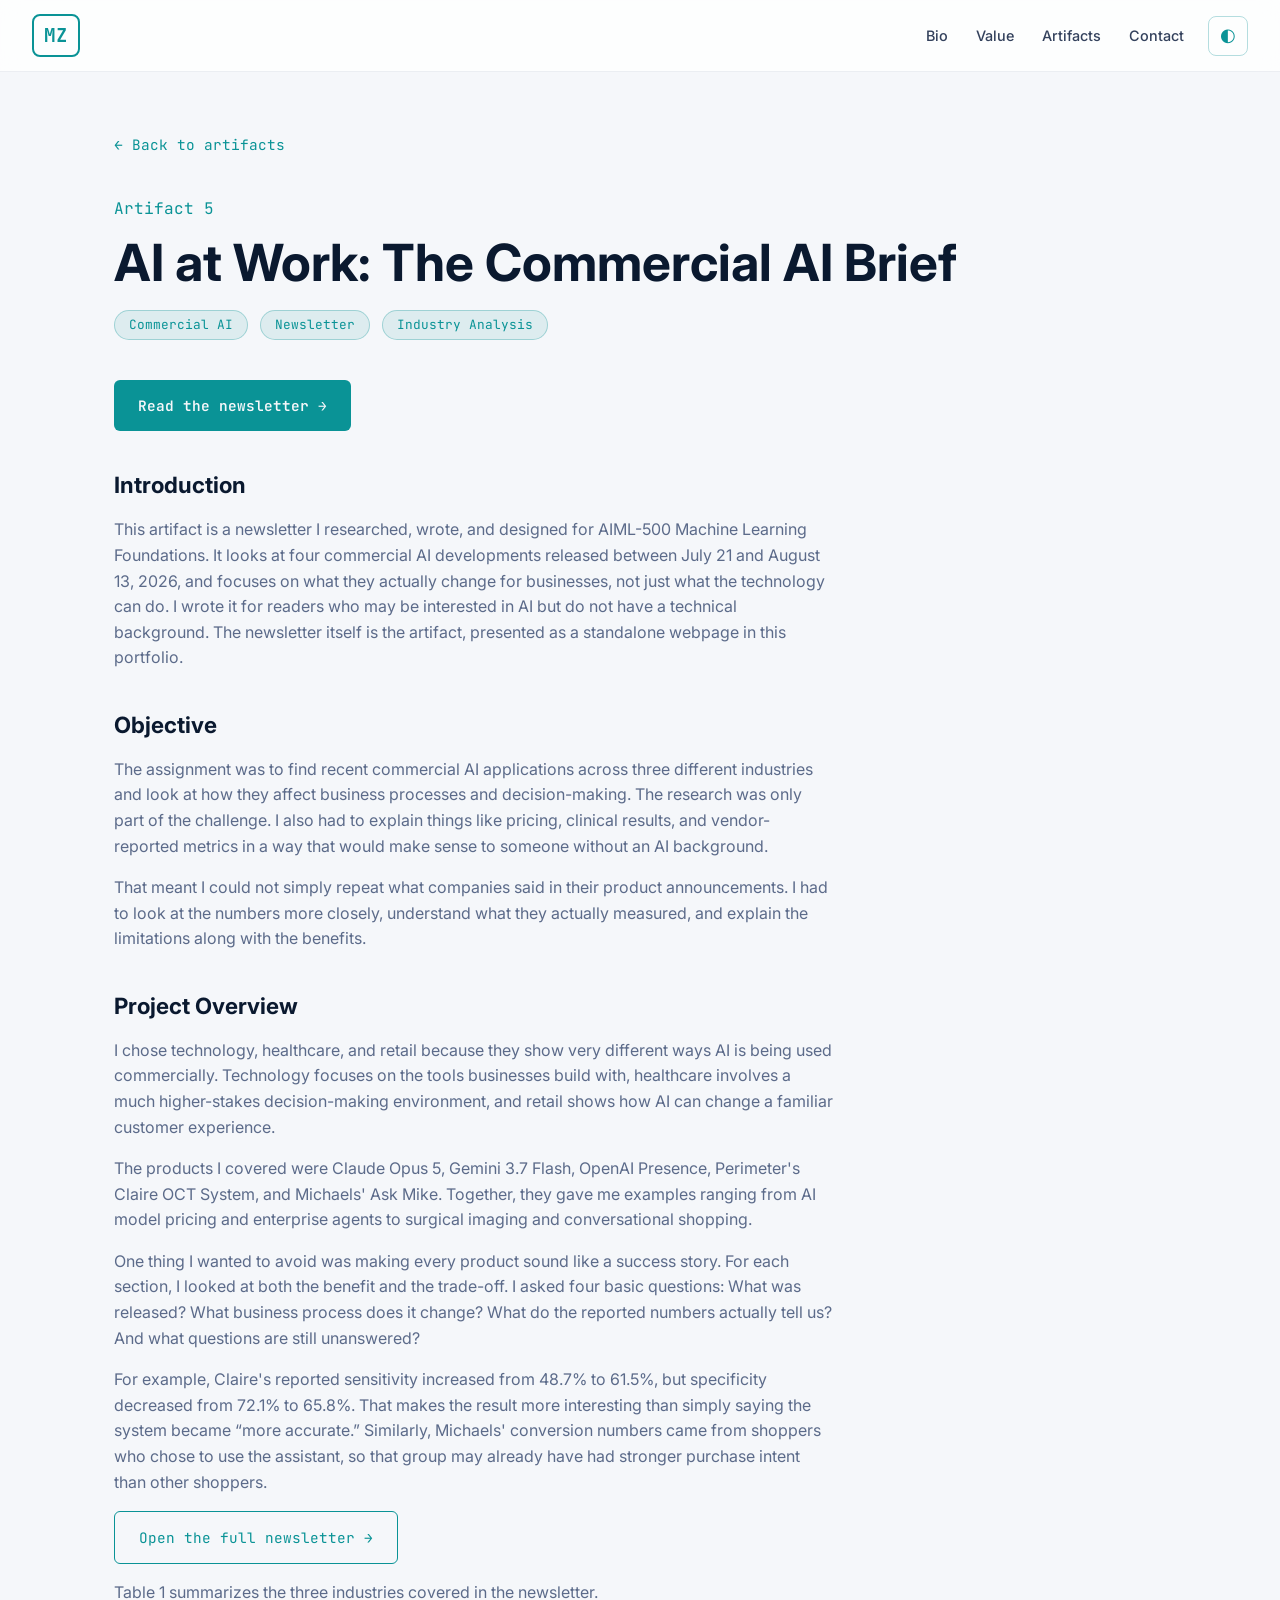
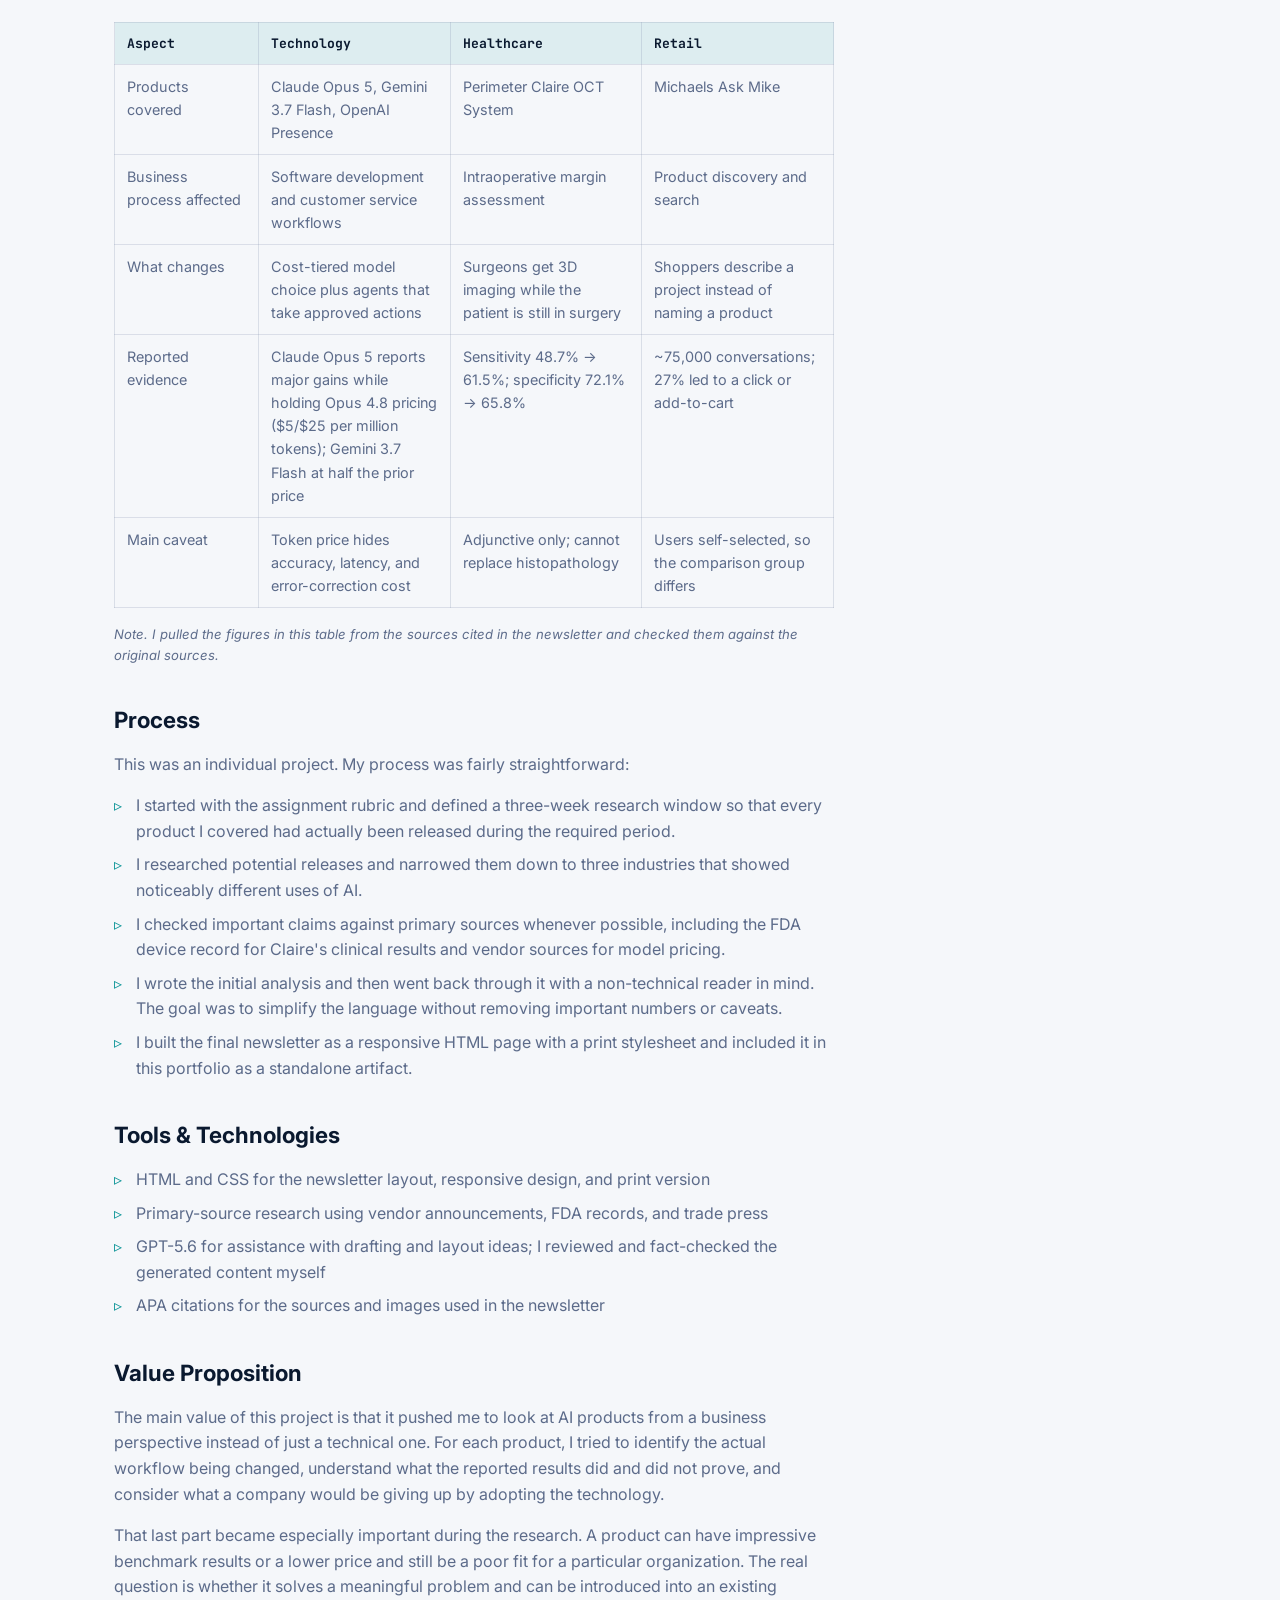
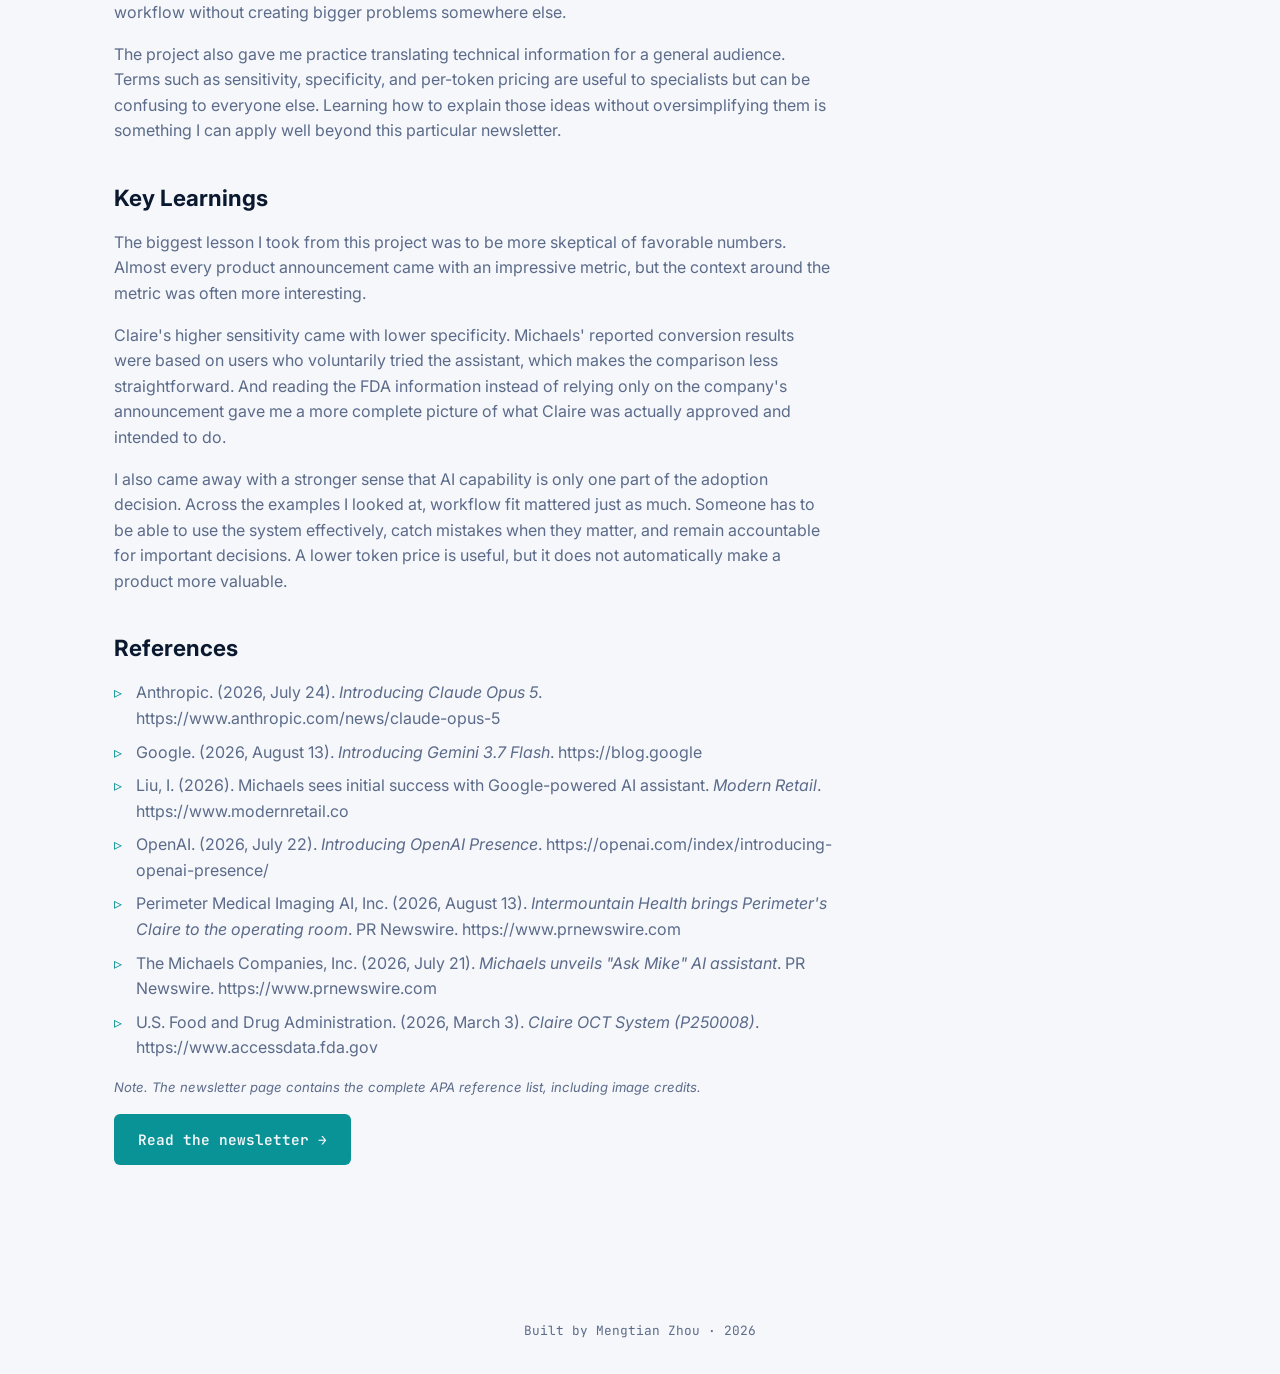
<file: artifacts/commercial-ai-newsletter.html>
<!DOCTYPE html>
<html lang="en">
<head>
  <meta charset="UTF-8" />
  <meta name="viewport" content="width=device-width, initial-scale=1.0" />
  <title>AI at Work: The Commercial AI Brief | Mengtian Zhou</title>
  <meta name="description" content="A newsletter analyzing four commercial AI products released between July 21 and August 13, 2026, across technology, healthcare, and retail, and what they reveal about turning AI into business value." />
  <link rel="preconnect" href="https://fonts.googleapis.com" />
  <link rel="preconnect" href="https://fonts.gstatic.com" crossorigin />
  <link href="https://fonts.googleapis.com/css2?family=Inter:wght@400;500;600;700;800&family=JetBrains+Mono:wght@400;500&display=swap" rel="stylesheet" />
  <link rel="stylesheet" href="../assets/styles.css" />
</head>
<body>
  <header class="nav">
    <a href="../index.html" class="nav__brand">MZ</a>
    <nav class="nav__links">
      <a href="../index.html#bio">Bio</a>
      <a href="../index.html#value">Value</a>
      <a href="../index.html#artifacts">Artifacts</a>
      <a href="../index.html#contact">Contact</a>
    </nav>
    <button id="theme-toggle" class="theme-toggle" aria-label="Toggle color theme">
      <span class="theme-toggle__icon">◐</span>
    </button>
  </header>

  <main>
    <section class="artifact is-visible">
      <a class="artifact__back" href="../index.html#artifacts">← Back to artifacts</a>
      <p class="artifact__eyebrow">Artifact 5</p>
      <h1 class="artifact__title">AI at Work: The Commercial AI Brief</h1>
      <ul class="artifact__tags">
        <li>Commercial AI</li>
        <li>Newsletter</li>
        <li>Industry Analysis</li>
      </ul>

      <div class="artifact__body">
        <p class="artifact__links">
          <a class="btn btn--primary" href="commercial-ai-newsletter-issue.html">Read the newsletter →</a>
        </p>

        <h2>Introduction</h2>
        <p>
          This artifact is a newsletter I researched, wrote, and designed for
          AIML-500 Machine Learning Foundations. It looks at four commercial AI
          developments released between July 21 and August 13, 2026, and focuses
          on what they actually change for businesses, not just what the
          technology can do. I wrote it for readers who may be interested in AI
          but do not have a technical background. The newsletter itself is the
          artifact, presented as a standalone webpage in this portfolio.
        </p>

        <h2>Objective</h2>
        <p>
          The assignment was to find recent commercial AI applications across
          three different industries and look at how they affect business
          processes and decision-making. The research was only part of the
          challenge. I also had to explain things like pricing, clinical results,
          and vendor-reported metrics in a way that would make sense to someone
          without an AI background.
        </p>
        <p>
          That meant I could not simply repeat what companies said in their
          product announcements. I had to look at the numbers more closely,
          understand what they actually measured, and explain the limitations
          along with the benefits.
        </p>

        <h2>Project Overview</h2>
        <p>
          I chose technology, healthcare, and retail because they show very
          different ways AI is being used commercially. Technology focuses on the
          tools businesses build with, healthcare involves a much higher-stakes
          decision-making environment, and retail shows how AI can change a
          familiar customer experience.
        </p>
        <p>
          The products I covered were Claude Opus 5, Gemini 3.7 Flash, OpenAI
          Presence, Perimeter's Claire OCT System, and Michaels' Ask Mike.
          Together, they gave me examples ranging from AI model pricing and
          enterprise agents to surgical imaging and conversational shopping.
        </p>
        <p>
          One thing I wanted to avoid was making every product sound like a
          success story. For each section, I looked at both the benefit and the
          trade-off. I asked four basic questions: What was released? What
          business process does it change? What do the reported numbers actually
          tell us? And what questions are still unanswered?
        </p>
        <p>
          For example, Claire's reported sensitivity increased from 48.7% to
          61.5%, but specificity decreased from 72.1% to 65.8%. That makes the
          result more interesting than simply saying the system became “more
          accurate.” Similarly, Michaels' conversion numbers came from shoppers
          who chose to use the assistant, so that group may already have had
          stronger purchase intent than other shoppers.
        </p>
        <p class="artifact__links">
          <a class="btn btn--ghost" href="commercial-ai-newsletter-issue.html">Open the full newsletter →</a>
        </p>

        <p>Table 1 summarizes the three industries covered in the newsletter.</p>

        <table>
          <thead>
            <tr>
              <th>Aspect</th>
              <th>Technology</th>
              <th>Healthcare</th>
              <th>Retail</th>
            </tr>
          </thead>
          <tbody>
            <tr>
              <td>Products covered</td>
              <td>Claude Opus 5, Gemini 3.7 Flash, OpenAI Presence</td>
              <td>Perimeter Claire OCT System</td>
              <td>Michaels Ask Mike</td>
            </tr>
            <tr>
              <td>Business process affected</td>
              <td>Software development and customer service workflows</td>
              <td>Intraoperative margin assessment</td>
              <td>Product discovery and search</td>
            </tr>
            <tr>
              <td>What changes</td>
              <td>Cost-tiered model choice plus agents that take approved actions</td>
              <td>Surgeons get 3D imaging while the patient is still in surgery</td>
              <td>Shoppers describe a project instead of naming a product</td>
            </tr>
            <tr>
              <td>Reported evidence</td>
              <td>Claude Opus 5 reports major gains while holding Opus 4.8 pricing ($5/$25 per million tokens); Gemini 3.7 Flash at half the prior price</td>
              <td>Sensitivity 48.7% → 61.5%; specificity 72.1% → 65.8%</td>
              <td>~75,000 conversations; 27% led to a click or add-to-cart</td>
            </tr>
            <tr>
              <td>Main caveat</td>
              <td>Token price hides accuracy, latency, and error-correction cost</td>
              <td>Adjunctive only; cannot replace histopathology</td>
              <td>Users self-selected, so the comparison group differs</td>
            </tr>
          </tbody>
        </table>
        <p class="artifact__note">
          Note. I pulled the figures in this table from the sources cited in the
          newsletter and checked them against the original sources.
        </p>

        <h2>Process</h2>
        <p>This was an individual project. My process was fairly straightforward:</p>
        <ul>
          <li>I started with the assignment rubric and defined a three-week research window so that every product I covered had actually been released during the required period.</li>
          <li>I researched potential releases and narrowed them down to three industries that showed noticeably different uses of AI.</li>
          <li>I checked important claims against primary sources whenever possible, including the FDA device record for Claire's clinical results and vendor sources for model pricing.</li>
          <li>I wrote the initial analysis and then went back through it with a non-technical reader in mind. The goal was to simplify the language without removing important numbers or caveats.</li>
          <li>I built the final newsletter as a responsive HTML page with a print stylesheet and included it in this portfolio as a standalone artifact.</li>
        </ul>

        <h2>Tools &amp; Technologies</h2>
        <ul>
          <li>HTML and CSS for the newsletter layout, responsive design, and print version</li>
          <li>Primary-source research using vendor announcements, FDA records, and trade press</li>
          <li>GPT-5.6 for assistance with drafting and layout ideas; I reviewed and fact-checked the generated content myself</li>
          <li>APA citations for the sources and images used in the newsletter</li>
        </ul>

        <h2>Value Proposition</h2>
        <p>
          The main value of this project is that it pushed me to look at AI
          products from a business perspective instead of just a technical one.
          For each product, I tried to identify the actual workflow being changed,
          understand what the reported results did and did not prove, and consider
          what a company would be giving up by adopting the technology.
        </p>
        <p>
          That last part became especially important during the research. A
          product can have impressive benchmark results or a lower price and still
          be a poor fit for a particular organization. The real question is
          whether it solves a meaningful problem and can be introduced into an
          existing workflow without creating bigger problems somewhere else.
        </p>
        <p>
          The project also gave me practice translating technical information for
          a general audience. Terms such as sensitivity, specificity, and
          per-token pricing are useful to specialists but can be confusing to
          everyone else. Learning how to explain those ideas without
          oversimplifying them is something I can apply well beyond this
          particular newsletter.
        </p>

        <h2>Key Learnings</h2>
        <p>
          The biggest lesson I took from this project was to be more skeptical of
          favorable numbers. Almost every product announcement came with an
          impressive metric, but the context around the metric was often more
          interesting.
        </p>
        <p>
          Claire's higher sensitivity came with lower specificity. Michaels'
          reported conversion results were based on users who voluntarily tried
          the assistant, which makes the comparison less straightforward. And
          reading the FDA information instead of relying only on the company's
          announcement gave me a more complete picture of what Claire was actually
          approved and intended to do.
        </p>
        <p>
          I also came away with a stronger sense that AI capability is only one
          part of the adoption decision. Across the examples I looked at, workflow
          fit mattered just as much. Someone has to be able to use the system
          effectively, catch mistakes when they matter, and remain accountable for
          important decisions. A lower token price is useful, but it does not
          automatically make a product more valuable.
        </p>

        <h2>References</h2>
        <ul>
          <li>Anthropic. (2026, July 24). <em>Introducing Claude Opus 5</em>. https://www.anthropic.com/news/claude-opus-5</li>
          <li>Google. (2026, August 13). <em>Introducing Gemini 3.7 Flash</em>. https://blog.google</li>
          <li>Liu, I. (2026). Michaels sees initial success with Google-powered AI assistant. <em>Modern Retail</em>. https://www.modernretail.co</li>
          <li>OpenAI. (2026, July 22). <em>Introducing OpenAI Presence</em>. https://openai.com/index/introducing-openai-presence/</li>
          <li>Perimeter Medical Imaging AI, Inc. (2026, August 13). <em>Intermountain Health brings Perimeter's Claire to the operating room</em>. PR Newswire. https://www.prnewswire.com</li>
          <li>The Michaels Companies, Inc. (2026, July 21). <em>Michaels unveils "Ask Mike" AI assistant</em>. PR Newswire. https://www.prnewswire.com</li>
          <li>U.S. Food and Drug Administration. (2026, March 3). <em>Claire OCT System (P250008)</em>. https://www.accessdata.fda.gov</li>
        </ul>
        <p class="artifact__note">
          Note. The newsletter page contains the complete APA reference list,
          including image credits.
        </p>

        <div class="artifact__links">
          <a class="btn btn--primary" href="commercial-ai-newsletter-issue.html">Read the newsletter →</a>
        </div>
      </div>
    </section>
  </main>

  <footer class="footer">
    <p>Built by Mengtian Zhou · <span id="year"></span></p>
  </footer>

  <script src="../assets/script.js"></script>
</body>
</html>
</file>
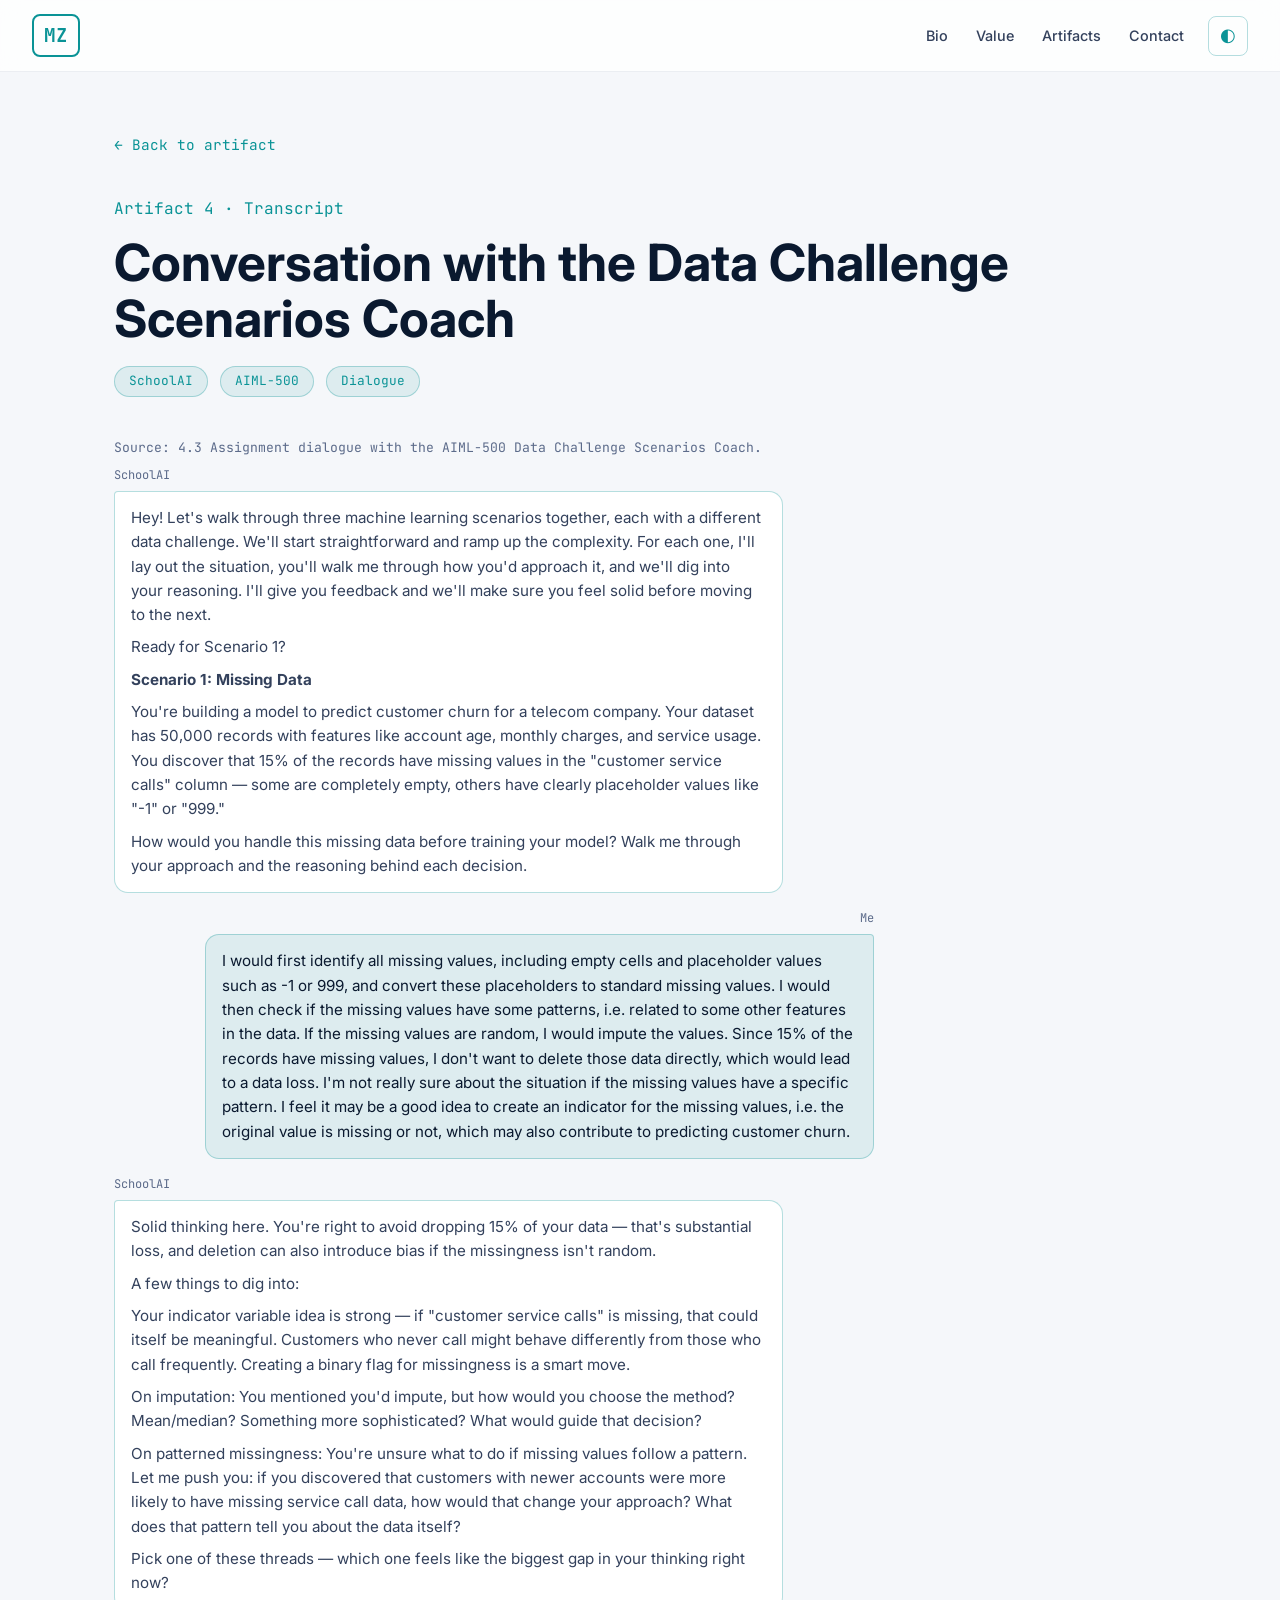
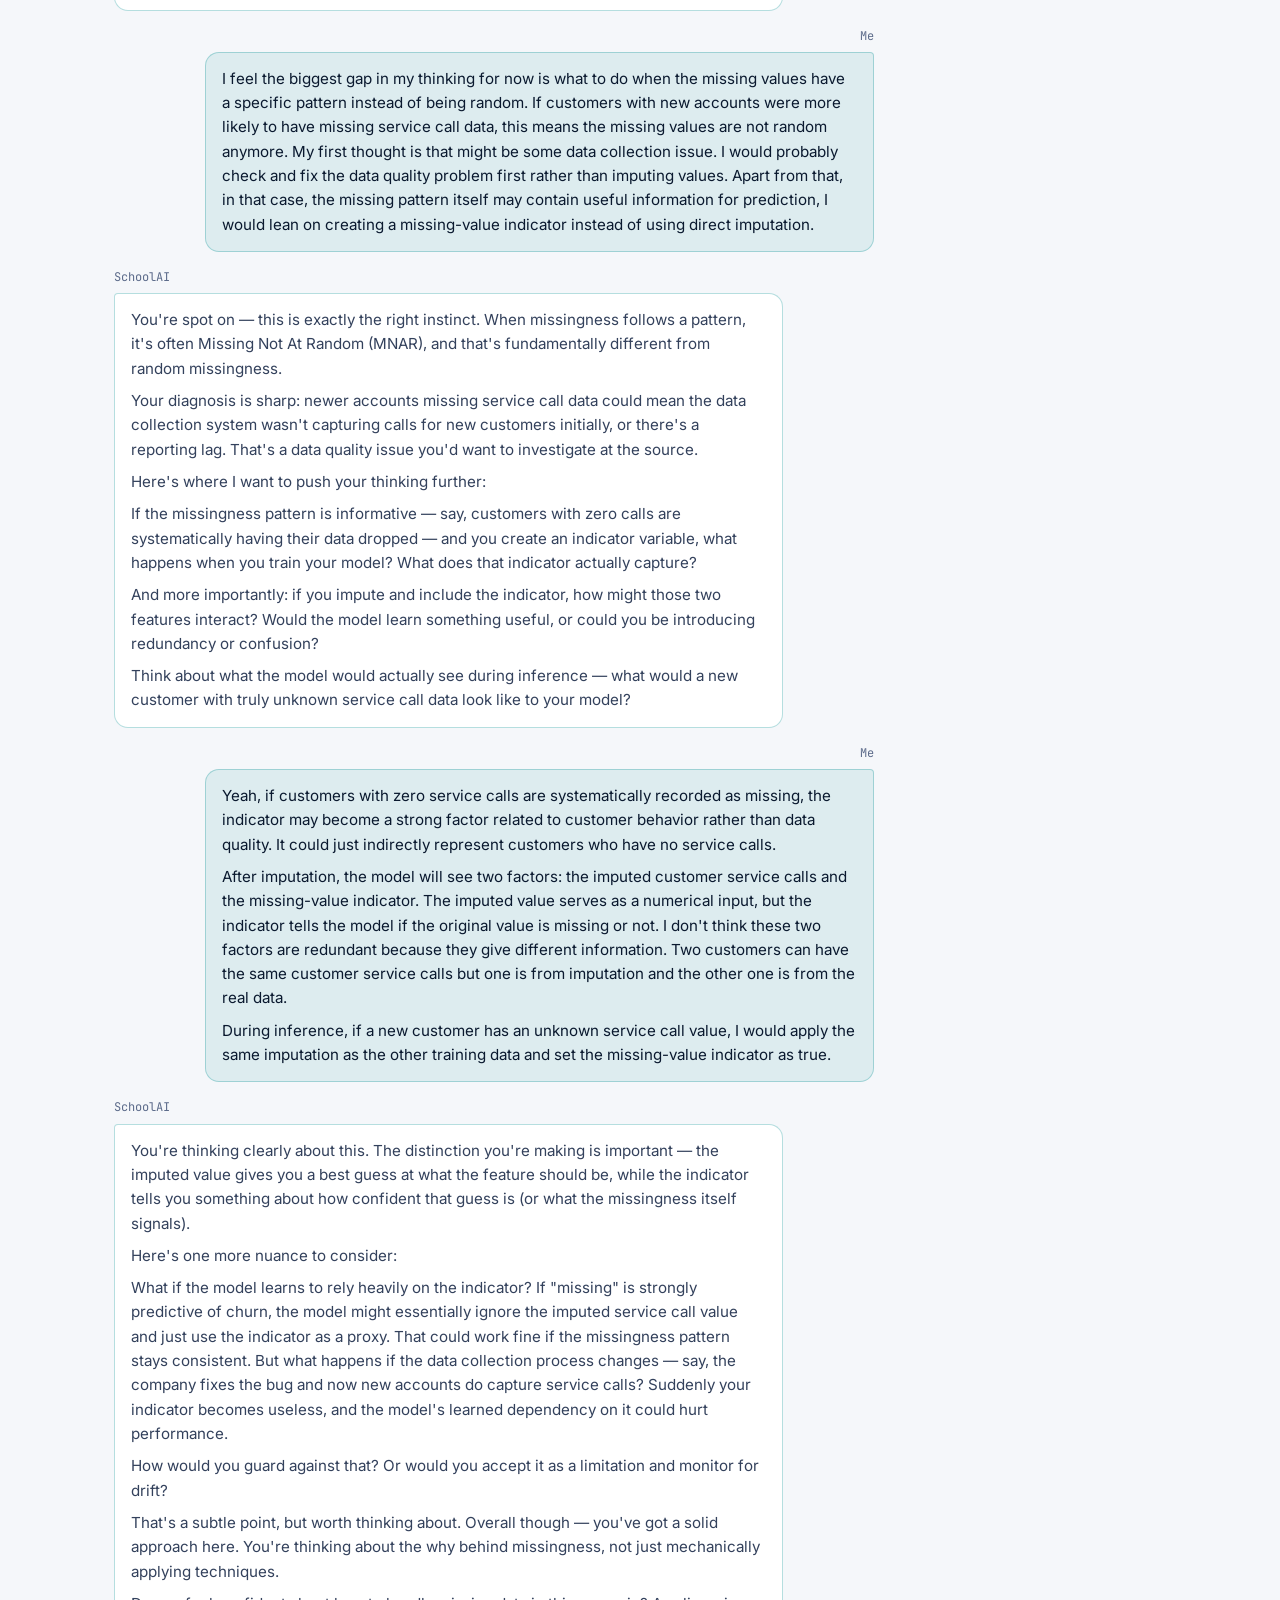
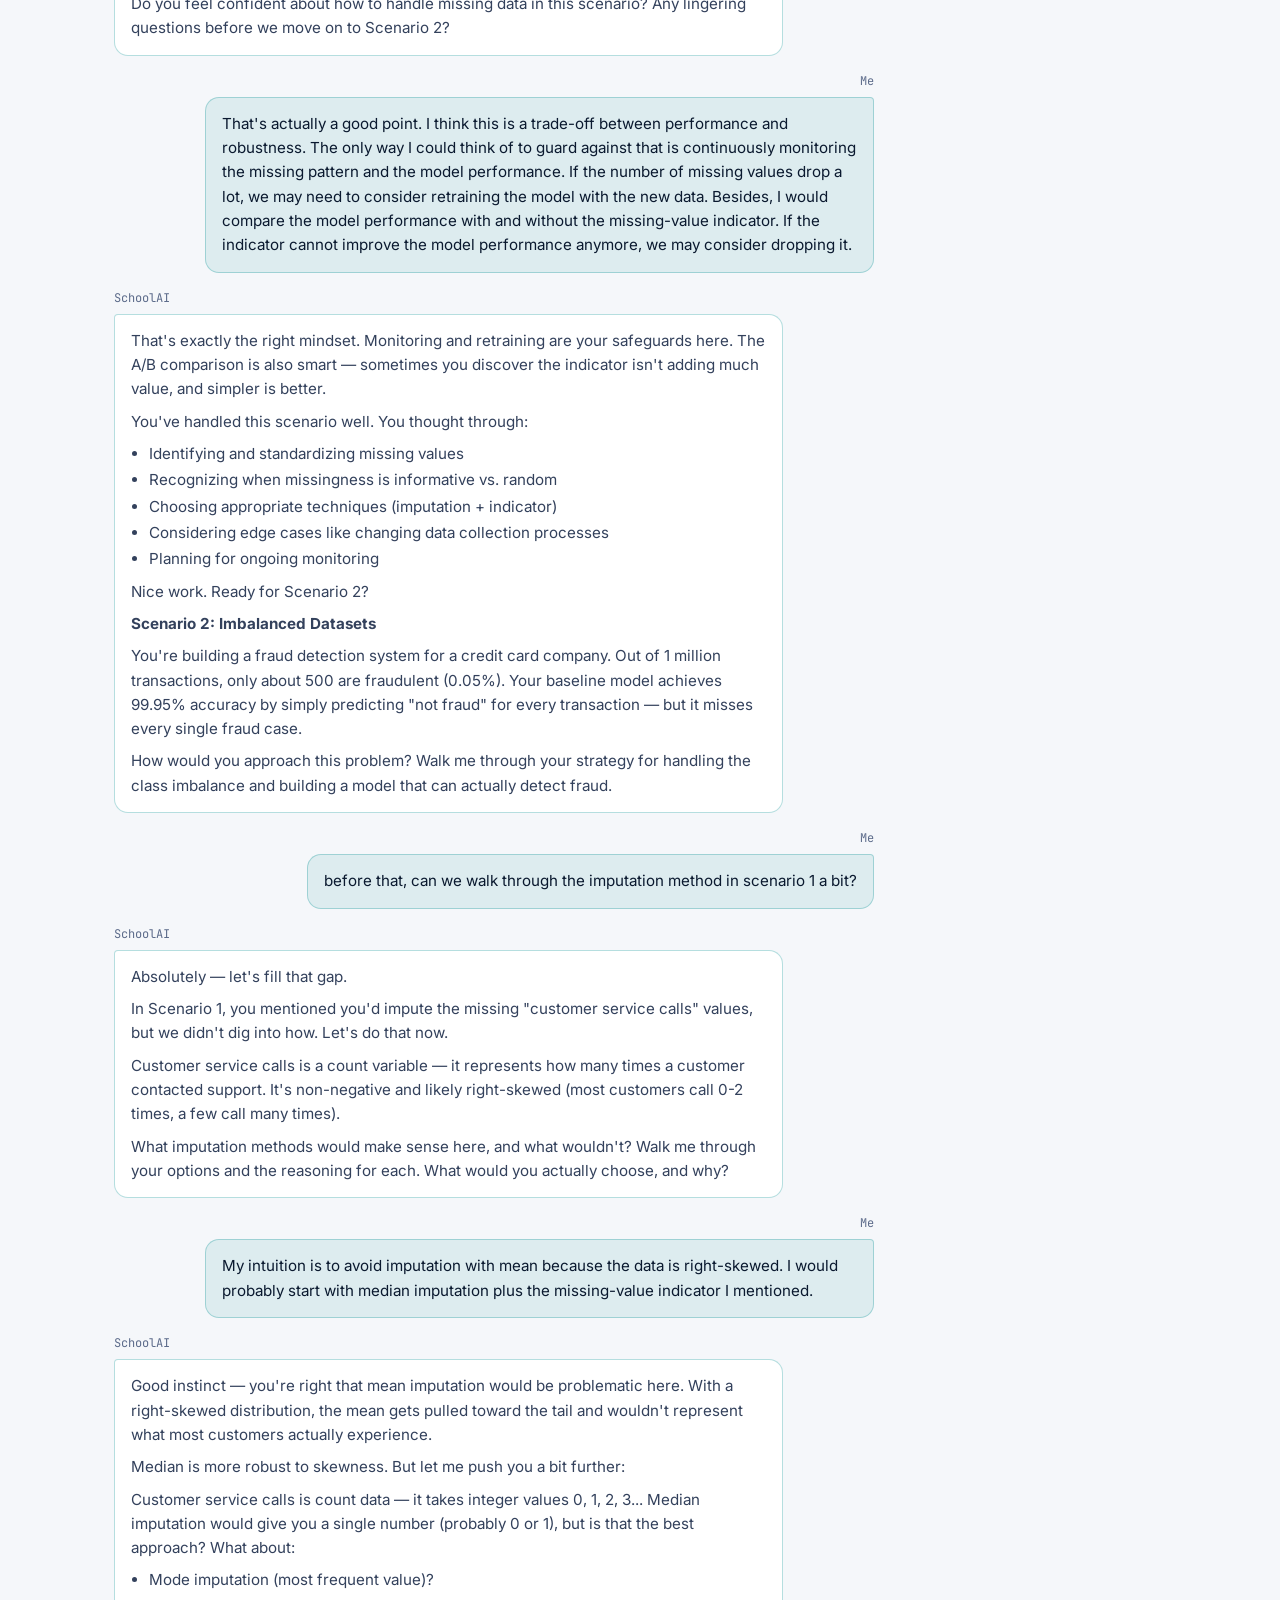
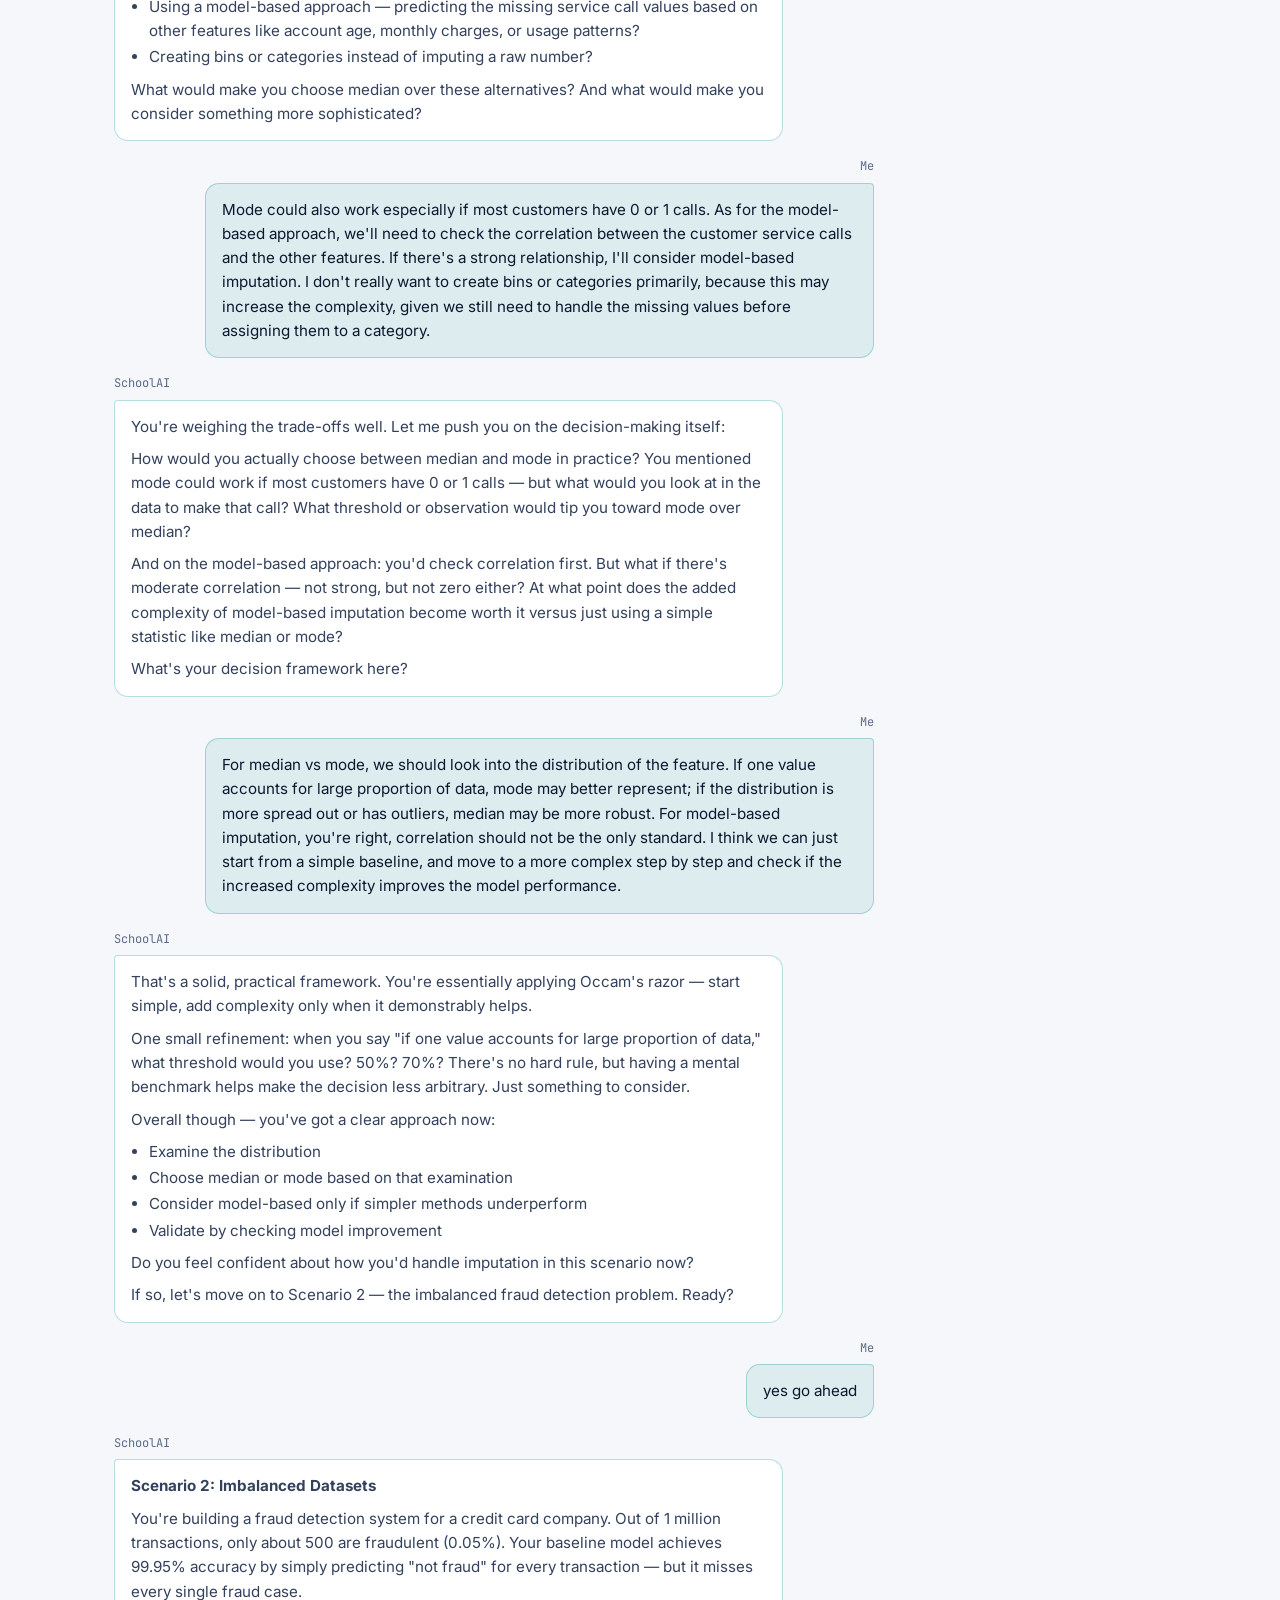
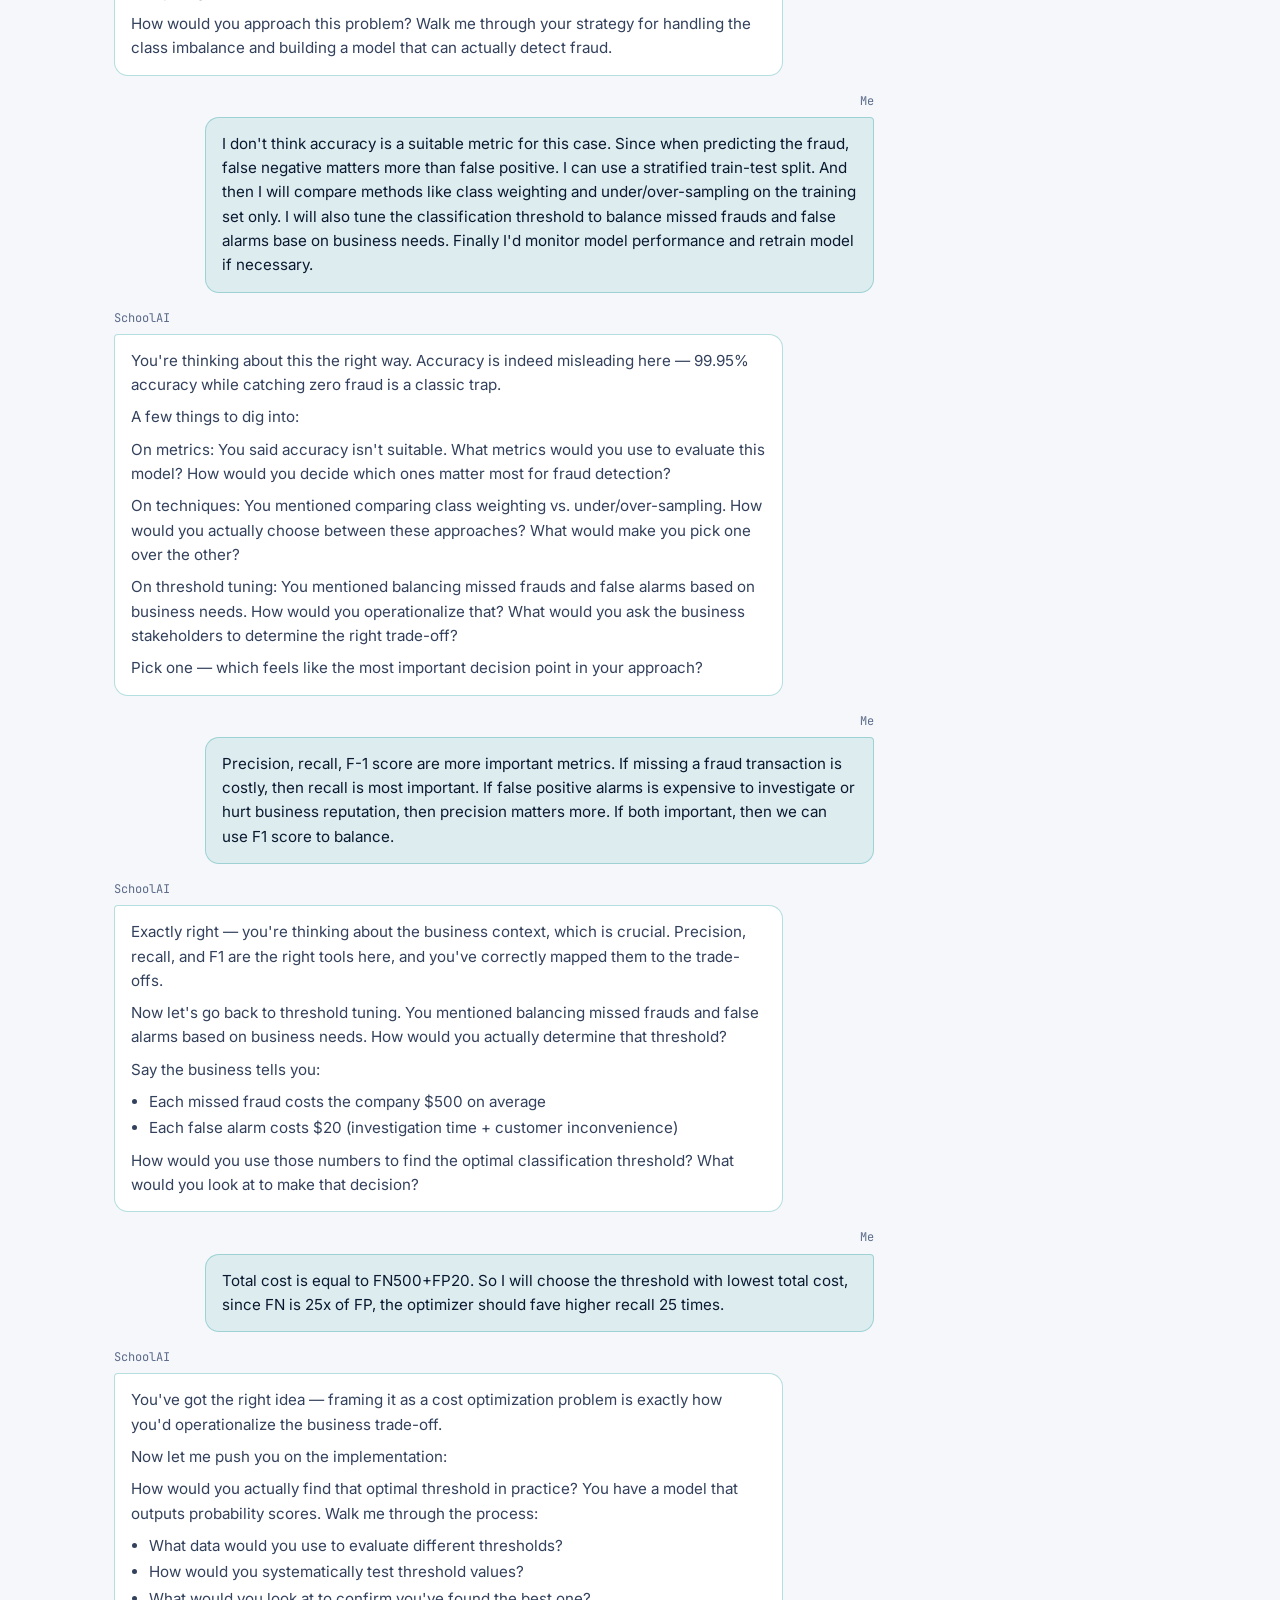
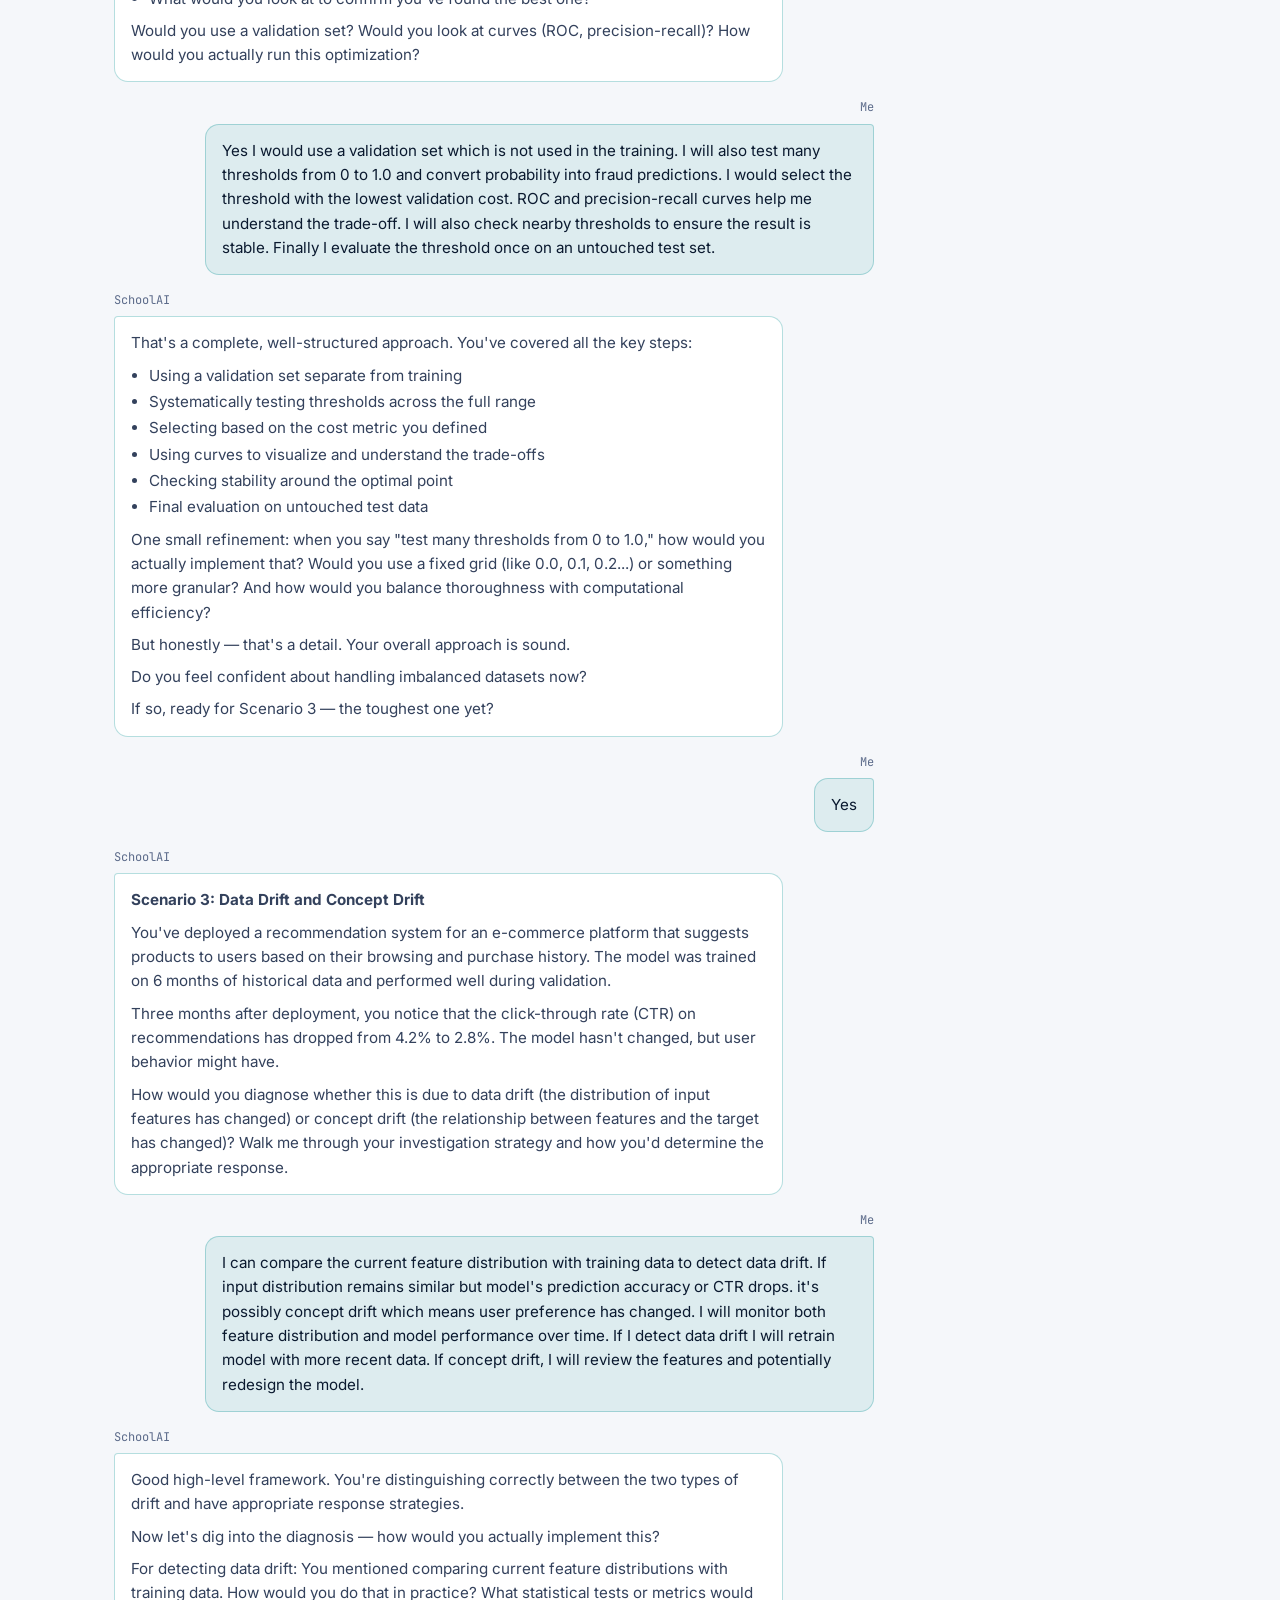
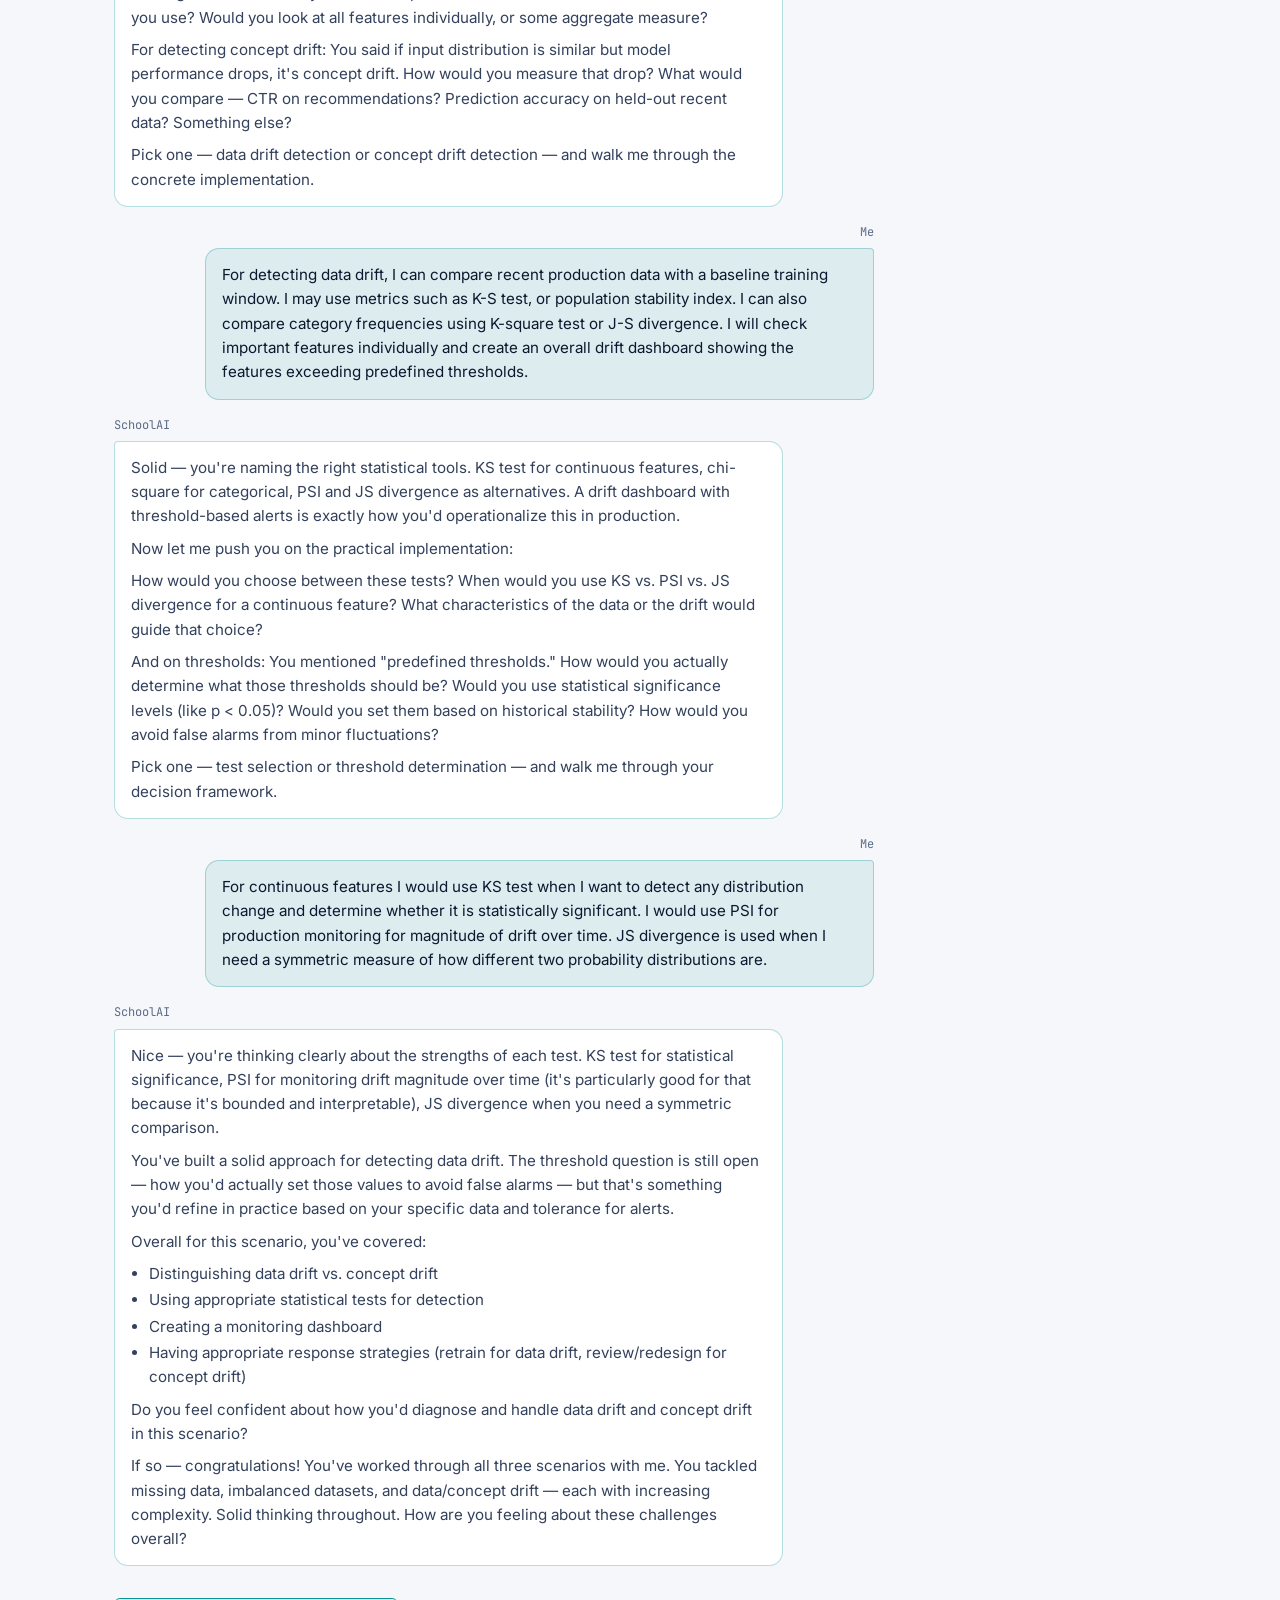
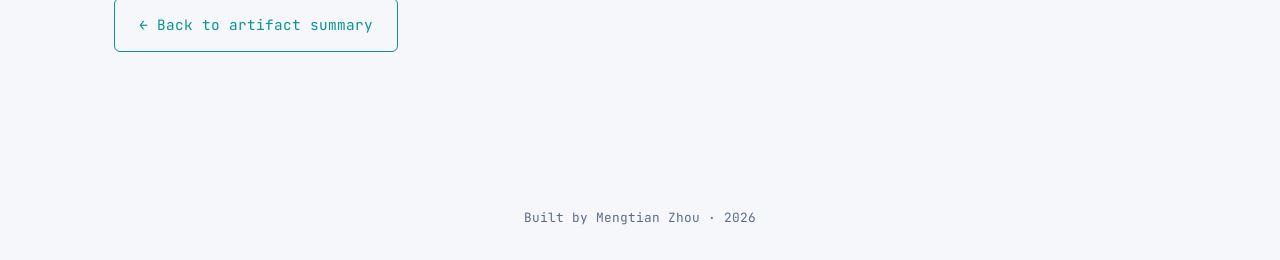
<file: artifacts/data-challenge-scenarios-conversation.html>
<!DOCTYPE html>
<html lang="en">
<head>
  <meta charset="UTF-8" />
  <meta name="viewport" content="width=device-width, initial-scale=1.0" />
  <title>Conversation Transcript | Data Challenge Scenarios | Mengtian Zhou</title>
  <meta name="description" content="Full dialogue transcript with the AIML-500 Data Challenge Scenarios Coach covering missing data, imbalanced datasets, and data and concept drift." />
  <link rel="preconnect" href="https://fonts.googleapis.com" />
  <link rel="preconnect" href="https://fonts.gstatic.com" crossorigin />
  <link href="https://fonts.googleapis.com/css2?family=Inter:wght@400;500;600;700;800&family=JetBrains+Mono:wght@400;500&display=swap" rel="stylesheet" />
  <link rel="stylesheet" href="../assets/styles.css" />
</head>
<body>
  <header class="nav">
    <a href="../index.html" class="nav__brand">MZ</a>
    <nav class="nav__links">
      <a href="../index.html#bio">Bio</a>
      <a href="../index.html#value">Value</a>
      <a href="../index.html#artifacts">Artifacts</a>
      <a href="../index.html#contact">Contact</a>
    </nav>
    <button id="theme-toggle" class="theme-toggle" aria-label="Toggle color theme">
      <span class="theme-toggle__icon">◐</span>
    </button>
  </header>

  <main>
    <section class="artifact is-visible">
      <a class="artifact__back" href="data-challenge-scenarios.html">← Back to artifact</a>
      <p class="artifact__eyebrow">Artifact 4 · Transcript</p>
      <h1 class="artifact__title">Conversation with the Data Challenge Scenarios Coach</h1>
      <ul class="artifact__tags">
        <li>SchoolAI</li>
        <li>AIML-500</li>
        <li>Dialogue</li>
      </ul>

      <p class="chat__meta">
        Source: 4.3 Assignment dialogue with the AIML-500 Data Challenge Scenarios Coach.
      </p>

      <div class="chat" role="log" aria-label="Conversation transcript">

        <div class="chat__msg chat__msg--coach">
          <span class="chat__label">SchoolAI</span>
          <div class="chat__bubble">
            <p>Hey! Let's walk through three machine learning scenarios together, each with a different data challenge. We'll start straightforward and ramp up the complexity. For each one, I'll lay out the situation, you'll walk me through how you'd approach it, and we'll dig into your reasoning. I'll give you feedback and we'll make sure you feel solid before moving to the next.</p>
            <p>Ready for Scenario 1?</p>
            <p><strong>Scenario 1: Missing Data</strong></p>
            <p>You're building a model to predict customer churn for a telecom company. Your dataset has 50,000 records with features like account age, monthly charges, and service usage. You discover that 15% of the records have missing values in the "customer service calls" column — some are completely empty, others have clearly placeholder values like "-1" or "999."</p>
            <p>How would you handle this missing data before training your model? Walk me through your approach and the reasoning behind each decision.</p>
          </div>
        </div>

        <div class="chat__msg chat__msg--student">
          <span class="chat__label">Me</span>
          <div class="chat__bubble">
            <p>I would first identify all missing values, including empty cells and placeholder values such as -1 or 999, and convert these placeholders to standard missing values. I would then check if the missing values have some patterns, i.e. related to some other features in the data. If the missing values are random, I would impute the values. Since 15% of the records have missing values, I don't want to delete those data directly, which would lead to a data loss. I'm not really sure about the situation if the missing values have a specific pattern. I feel it may be a good idea to create an indicator for the missing values, i.e. the original value is missing or not, which may also contribute to predicting customer churn.</p>
          </div>
        </div>

        <div class="chat__msg chat__msg--coach">
          <span class="chat__label">SchoolAI</span>
          <div class="chat__bubble">
            <p>Solid thinking here. You're right to avoid dropping 15% of your data — that's substantial loss, and deletion can also introduce bias if the missingness isn't random.</p>
            <p>A few things to dig into:</p>
            <p>Your indicator variable idea is strong — if "customer service calls" is missing, that could itself be meaningful. Customers who never call might behave differently from those who call frequently. Creating a binary flag for missingness is a smart move.</p>
            <p>On imputation: You mentioned you'd impute, but how would you choose the method? Mean/median? Something more sophisticated? What would guide that decision?</p>
            <p>On patterned missingness: You're unsure what to do if missing values follow a pattern. Let me push you: if you discovered that customers with newer accounts were more likely to have missing service call data, how would that change your approach? What does that pattern tell you about the data itself?</p>
            <p>Pick one of these threads — which one feels like the biggest gap in your thinking right now?</p>
          </div>
        </div>

        <div class="chat__msg chat__msg--student">
          <span class="chat__label">Me</span>
          <div class="chat__bubble">
            <p>I feel the biggest gap in my thinking for now is what to do when the missing values have a specific pattern instead of being random. If customers with new accounts were more likely to have missing service call data, this means the missing values are not random anymore. My first thought is that might be some data collection issue. I would probably check and fix the data quality problem first rather than imputing values. Apart from that, in that case, the missing pattern itself may contain useful information for prediction, I would lean on creating a missing-value indicator instead of using direct imputation.</p>
          </div>
        </div>

        <div class="chat__msg chat__msg--coach">
          <span class="chat__label">SchoolAI</span>
          <div class="chat__bubble">
            <p>You're spot on — this is exactly the right instinct. When missingness follows a pattern, it's often Missing Not At Random (MNAR), and that's fundamentally different from random missingness.</p>
            <p>Your diagnosis is sharp: newer accounts missing service call data could mean the data collection system wasn't capturing calls for new customers initially, or there's a reporting lag. That's a data quality issue you'd want to investigate at the source.</p>
            <p>Here's where I want to push your thinking further:</p>
            <p>If the missingness pattern is informative — say, customers with zero calls are systematically having their data dropped — and you create an indicator variable, what happens when you train your model? What does that indicator actually capture?</p>
            <p>And more importantly: if you impute and include the indicator, how might those two features interact? Would the model learn something useful, or could you be introducing redundancy or confusion?</p>
            <p>Think about what the model would actually see during inference — what would a new customer with truly unknown service call data look like to your model?</p>
          </div>
        </div>

        <div class="chat__msg chat__msg--student">
          <span class="chat__label">Me</span>
          <div class="chat__bubble">
            <p>Yeah, if customers with zero service calls are systematically recorded as missing, the indicator may become a strong factor related to customer behavior rather than data quality. It could just indirectly represent customers who have no service calls.</p>
            <p>After imputation, the model will see two factors: the imputed customer service calls and the missing-value indicator. The imputed value serves as a numerical input, but the indicator tells the model if the original value is missing or not. I don't think these two factors are redundant because they give different information. Two customers can have the same customer service calls but one is from imputation and the other one is from the real data.</p>
            <p>During inference, if a new customer has an unknown service call value, I would apply the same imputation as the other training data and set the missing-value indicator as true.</p>
          </div>
        </div>

        <div class="chat__msg chat__msg--coach">
          <span class="chat__label">SchoolAI</span>
          <div class="chat__bubble">
            <p>You're thinking clearly about this. The distinction you're making is important — the imputed value gives you a best guess at what the feature should be, while the indicator tells you something about how confident that guess is (or what the missingness itself signals).</p>
            <p>Here's one more nuance to consider:</p>
            <p>What if the model learns to rely heavily on the indicator? If "missing" is strongly predictive of churn, the model might essentially ignore the imputed service call value and just use the indicator as a proxy. That could work fine if the missingness pattern stays consistent. But what happens if the data collection process changes — say, the company fixes the bug and now new accounts do capture service calls? Suddenly your indicator becomes useless, and the model's learned dependency on it could hurt performance.</p>
            <p>How would you guard against that? Or would you accept it as a limitation and monitor for drift?</p>
            <p>That's a subtle point, but worth thinking about. Overall though — you've got a solid approach here. You're thinking about the why behind missingness, not just mechanically applying techniques.</p>
            <p>Do you feel confident about how to handle missing data in this scenario? Any lingering questions before we move on to Scenario 2?</p>
          </div>
        </div>

        <div class="chat__msg chat__msg--student">
          <span class="chat__label">Me</span>
          <div class="chat__bubble">
            <p>That's actually a good point. I think this is a trade-off between performance and robustness. The only way I could think of to guard against that is continuously monitoring the missing pattern and the model performance. If the number of missing values drop a lot, we may need to consider retraining the model with the new data. Besides, I would compare the model performance with and without the missing-value indicator. If the indicator cannot improve the model performance anymore, we may consider dropping it.</p>
          </div>
        </div>

        <div class="chat__msg chat__msg--coach">
          <span class="chat__label">SchoolAI</span>
          <div class="chat__bubble">
            <p>That's exactly the right mindset. Monitoring and retraining are your safeguards here. The A/B comparison is also smart — sometimes you discover the indicator isn't adding much value, and simpler is better.</p>
            <p>You've handled this scenario well. You thought through:</p>
            <ul>
              <li>Identifying and standardizing missing values</li>
              <li>Recognizing when missingness is informative vs. random</li>
              <li>Choosing appropriate techniques (imputation + indicator)</li>
              <li>Considering edge cases like changing data collection processes</li>
              <li>Planning for ongoing monitoring</li>
            </ul>
            <p>Nice work. Ready for Scenario 2?</p>
            <p><strong>Scenario 2: Imbalanced Datasets</strong></p>
            <p>You're building a fraud detection system for a credit card company. Out of 1 million transactions, only about 500 are fraudulent (0.05%). Your baseline model achieves 99.95% accuracy by simply predicting "not fraud" for every transaction — but it misses every single fraud case.</p>
            <p>How would you approach this problem? Walk me through your strategy for handling the class imbalance and building a model that can actually detect fraud.</p>
          </div>
        </div>

        <div class="chat__msg chat__msg--student">
          <span class="chat__label">Me</span>
          <div class="chat__bubble">
            <p>before that, can we walk through the imputation method in scenario 1 a bit?</p>
          </div>
        </div>

        <div class="chat__msg chat__msg--coach">
          <span class="chat__label">SchoolAI</span>
          <div class="chat__bubble">
            <p>Absolutely — let's fill that gap.</p>
            <p>In Scenario 1, you mentioned you'd impute the missing "customer service calls" values, but we didn't dig into how. Let's do that now.</p>
            <p>Customer service calls is a count variable — it represents how many times a customer contacted support. It's non-negative and likely right-skewed (most customers call 0-2 times, a few call many times).</p>
            <p>What imputation methods would make sense here, and what wouldn't? Walk me through your options and the reasoning for each. What would you actually choose, and why?</p>
          </div>
        </div>

        <div class="chat__msg chat__msg--student">
          <span class="chat__label">Me</span>
          <div class="chat__bubble">
            <p>My intuition is to avoid imputation with mean because the data is right-skewed. I would probably start with median imputation plus the missing-value indicator I mentioned.</p>
          </div>
        </div>

        <div class="chat__msg chat__msg--coach">
          <span class="chat__label">SchoolAI</span>
          <div class="chat__bubble">
            <p>Good instinct — you're right that mean imputation would be problematic here. With a right-skewed distribution, the mean gets pulled toward the tail and wouldn't represent what most customers actually experience.</p>
            <p>Median is more robust to skewness. But let me push you a bit further:</p>
            <p>Customer service calls is count data — it takes integer values 0, 1, 2, 3... Median imputation would give you a single number (probably 0 or 1), but is that the best approach? What about:</p>
            <ul>
              <li>Mode imputation (most frequent value)?</li>
              <li>Using a model-based approach — predicting the missing service call values based on other features like account age, monthly charges, or usage patterns?</li>
              <li>Creating bins or categories instead of imputing a raw number?</li>
            </ul>
            <p>What would make you choose median over these alternatives? And what would make you consider something more sophisticated?</p>
          </div>
        </div>

        <div class="chat__msg chat__msg--student">
          <span class="chat__label">Me</span>
          <div class="chat__bubble">
            <p>Mode could also work especially if most customers have 0 or 1 calls. As for the model-based approach, we'll need to check the correlation between the customer service calls and the other features. If there's a strong relationship, I'll consider model-based imputation. I don't really want to create bins or categories primarily, because this may increase the complexity, given we still need to handle the missing values before assigning them to a category.</p>
          </div>
        </div>

        <div class="chat__msg chat__msg--coach">
          <span class="chat__label">SchoolAI</span>
          <div class="chat__bubble">
            <p>You're weighing the trade-offs well. Let me push you on the decision-making itself:</p>
            <p>How would you actually choose between median and mode in practice? You mentioned mode could work if most customers have 0 or 1 calls — but what would you look at in the data to make that call? What threshold or observation would tip you toward mode over median?</p>
            <p>And on the model-based approach: you'd check correlation first. But what if there's moderate correlation — not strong, but not zero either? At what point does the added complexity of model-based imputation become worth it versus just using a simple statistic like median or mode?</p>
            <p>What's your decision framework here?</p>
          </div>
        </div>

        <div class="chat__msg chat__msg--student">
          <span class="chat__label">Me</span>
          <div class="chat__bubble">
            <p>For median vs mode, we should look into the distribution of the feature. If one value accounts for large proportion of data, mode may better represent; if the distribution is more spread out or has outliers, median may be more robust. For model-based imputation, you're right, correlation should not be the only standard. I think we can just start from a simple baseline, and move to a more complex step by step and check if the increased complexity improves the model performance.</p>
          </div>
        </div>

        <div class="chat__msg chat__msg--coach">
          <span class="chat__label">SchoolAI</span>
          <div class="chat__bubble">
            <p>That's a solid, practical framework. You're essentially applying Occam's razor — start simple, add complexity only when it demonstrably helps.</p>
            <p>One small refinement: when you say "if one value accounts for large proportion of data," what threshold would you use? 50%? 70%? There's no hard rule, but having a mental benchmark helps make the decision less arbitrary. Just something to consider.</p>
            <p>Overall though — you've got a clear approach now:</p>
            <ul>
              <li>Examine the distribution</li>
              <li>Choose median or mode based on that examination</li>
              <li>Consider model-based only if simpler methods underperform</li>
              <li>Validate by checking model improvement</li>
            </ul>
            <p>Do you feel confident about how you'd handle imputation in this scenario now?</p>
            <p>If so, let's move on to Scenario 2 — the imbalanced fraud detection problem. Ready?</p>
          </div>
        </div>

        <div class="chat__msg chat__msg--student">
          <span class="chat__label">Me</span>
          <div class="chat__bubble">
            <p>yes go ahead</p>
          </div>
        </div>

        <div class="chat__msg chat__msg--coach">
          <span class="chat__label">SchoolAI</span>
          <div class="chat__bubble">
            <p><strong>Scenario 2: Imbalanced Datasets</strong></p>
            <p>You're building a fraud detection system for a credit card company. Out of 1 million transactions, only about 500 are fraudulent (0.05%). Your baseline model achieves 99.95% accuracy by simply predicting "not fraud" for every transaction — but it misses every single fraud case.</p>
            <p>How would you approach this problem? Walk me through your strategy for handling the class imbalance and building a model that can actually detect fraud.</p>
          </div>
        </div>

        <div class="chat__msg chat__msg--student">
          <span class="chat__label">Me</span>
          <div class="chat__bubble">
            <p>I don't think accuracy is a suitable metric for this case. Since when predicting the fraud, false negative matters more than false positive. I can use a stratified train-test split. And then I will compare methods like class weighting and under/over-sampling on the training set only. I will also tune the classification threshold to balance missed frauds and false alarms base on business needs. Finally I'd monitor model performance and retrain model if necessary.</p>
          </div>
        </div>

        <div class="chat__msg chat__msg--coach">
          <span class="chat__label">SchoolAI</span>
          <div class="chat__bubble">
            <p>You're thinking about this the right way. Accuracy is indeed misleading here — 99.95% accuracy while catching zero fraud is a classic trap.</p>
            <p>A few things to dig into:</p>
            <p>On metrics: You said accuracy isn't suitable. What metrics would you use to evaluate this model? How would you decide which ones matter most for fraud detection?</p>
            <p>On techniques: You mentioned comparing class weighting vs. under/over-sampling. How would you actually choose between these approaches? What would make you pick one over the other?</p>
            <p>On threshold tuning: You mentioned balancing missed frauds and false alarms based on business needs. How would you operationalize that? What would you ask the business stakeholders to determine the right trade-off?</p>
            <p>Pick one — which feels like the most important decision point in your approach?</p>
          </div>
        </div>

        <div class="chat__msg chat__msg--student">
          <span class="chat__label">Me</span>
          <div class="chat__bubble">
            <p>Precision, recall, F-1 score are more important metrics. If missing a fraud transaction is costly, then recall is most important. If false positive alarms is expensive to investigate or hurt business reputation, then precision matters more. If both important, then we can use F1 score to balance.</p>
          </div>
        </div>

        <div class="chat__msg chat__msg--coach">
          <span class="chat__label">SchoolAI</span>
          <div class="chat__bubble">
            <p>Exactly right — you're thinking about the business context, which is crucial. Precision, recall, and F1 are the right tools here, and you've correctly mapped them to the trade-offs.</p>
            <p>Now let's go back to threshold tuning. You mentioned balancing missed frauds and false alarms based on business needs. How would you actually determine that threshold?</p>
            <p>Say the business tells you:</p>
            <ul>
              <li>Each missed fraud costs the company $500 on average</li>
              <li>Each false alarm costs $20 (investigation time + customer inconvenience)</li>
            </ul>
            <p>How would you use those numbers to find the optimal classification threshold? What would you look at to make that decision?</p>
          </div>
        </div>

        <div class="chat__msg chat__msg--student">
          <span class="chat__label">Me</span>
          <div class="chat__bubble">
            <p>Total cost is equal to FN500+FP20. So I will choose the threshold with lowest total cost, since FN is 25x of FP, the optimizer should fave higher recall 25 times.</p>
          </div>
        </div>

        <div class="chat__msg chat__msg--coach">
          <span class="chat__label">SchoolAI</span>
          <div class="chat__bubble">
            <p>You've got the right idea — framing it as a cost optimization problem is exactly how you'd operationalize the business trade-off.</p>
            <p>Now let me push you on the implementation:</p>
            <p>How would you actually find that optimal threshold in practice? You have a model that outputs probability scores. Walk me through the process:</p>
            <ul>
              <li>What data would you use to evaluate different thresholds?</li>
              <li>How would you systematically test threshold values?</li>
              <li>What would you look at to confirm you've found the best one?</li>
            </ul>
            <p>Would you use a validation set? Would you look at curves (ROC, precision-recall)? How would you actually run this optimization?</p>
          </div>
        </div>

        <div class="chat__msg chat__msg--student">
          <span class="chat__label">Me</span>
          <div class="chat__bubble">
            <p>Yes I would use a validation set which is not used in the training. I will also test many thresholds from 0 to 1.0 and convert probability into fraud predictions. I would select the threshold with the lowest validation cost. ROC and precision-recall curves help me understand the trade-off. I will also check nearby thresholds to ensure the result is stable. Finally I evaluate the threshold once on an untouched test set.</p>
          </div>
        </div>

        <div class="chat__msg chat__msg--coach">
          <span class="chat__label">SchoolAI</span>
          <div class="chat__bubble">
            <p>That's a complete, well-structured approach. You've covered all the key steps:</p>
            <ul>
              <li>Using a validation set separate from training</li>
              <li>Systematically testing thresholds across the full range</li>
              <li>Selecting based on the cost metric you defined</li>
              <li>Using curves to visualize and understand the trade-offs</li>
              <li>Checking stability around the optimal point</li>
              <li>Final evaluation on untouched test data</li>
            </ul>
            <p>One small refinement: when you say "test many thresholds from 0 to 1.0," how would you actually implement that? Would you use a fixed grid (like 0.0, 0.1, 0.2...) or something more granular? And how would you balance thoroughness with computational efficiency?</p>
            <p>But honestly — that's a detail. Your overall approach is sound.</p>
            <p>Do you feel confident about handling imbalanced datasets now?</p>
            <p>If so, ready for Scenario 3 — the toughest one yet?</p>
          </div>
        </div>

        <div class="chat__msg chat__msg--student">
          <span class="chat__label">Me</span>
          <div class="chat__bubble">
            <p>Yes</p>
          </div>
        </div>

        <div class="chat__msg chat__msg--coach">
          <span class="chat__label">SchoolAI</span>
          <div class="chat__bubble">
            <p><strong>Scenario 3: Data Drift and Concept Drift</strong></p>
            <p>You've deployed a recommendation system for an e-commerce platform that suggests products to users based on their browsing and purchase history. The model was trained on 6 months of historical data and performed well during validation.</p>
            <p>Three months after deployment, you notice that the click-through rate (CTR) on recommendations has dropped from 4.2% to 2.8%. The model hasn't changed, but user behavior might have.</p>
            <p>How would you diagnose whether this is due to data drift (the distribution of input features has changed) or concept drift (the relationship between features and the target has changed)? Walk me through your investigation strategy and how you'd determine the appropriate response.</p>
          </div>
        </div>

        <div class="chat__msg chat__msg--student">
          <span class="chat__label">Me</span>
          <div class="chat__bubble">
            <p>I can compare the current feature distribution with training data to detect data drift. If input distribution remains similar but model's prediction accuracy or CTR drops. it's possibly concept drift which means user preference has changed. I will monitor both feature distribution and model performance over time. If I detect data drift I will retrain model with more recent data. If concept drift, I will review the features and potentially redesign the model.</p>
          </div>
        </div>

        <div class="chat__msg chat__msg--coach">
          <span class="chat__label">SchoolAI</span>
          <div class="chat__bubble">
            <p>Good high-level framework. You're distinguishing correctly between the two types of drift and have appropriate response strategies.</p>
            <p>Now let's dig into the diagnosis — how would you actually implement this?</p>
            <p>For detecting data drift: You mentioned comparing current feature distributions with training data. How would you do that in practice? What statistical tests or metrics would you use? Would you look at all features individually, or some aggregate measure?</p>
            <p>For detecting concept drift: You said if input distribution is similar but model performance drops, it's concept drift. How would you measure that drop? What would you compare — CTR on recommendations? Prediction accuracy on held-out recent data? Something else?</p>
            <p>Pick one — data drift detection or concept drift detection — and walk me through the concrete implementation.</p>
          </div>
        </div>

        <div class="chat__msg chat__msg--student">
          <span class="chat__label">Me</span>
          <div class="chat__bubble">
            <p>For detecting data drift, I can compare recent production data with a baseline training window. I may use metrics such as K-S test, or population stability index. I can also compare category frequencies using K-square test or J-S divergence. I will check important features individually and create an overall drift dashboard showing the features exceeding predefined thresholds.</p>
          </div>
        </div>

        <div class="chat__msg chat__msg--coach">
          <span class="chat__label">SchoolAI</span>
          <div class="chat__bubble">
            <p>Solid — you're naming the right statistical tools. KS test for continuous features, chi-square for categorical, PSI and JS divergence as alternatives. A drift dashboard with threshold-based alerts is exactly how you'd operationalize this in production.</p>
            <p>Now let me push you on the practical implementation:</p>
            <p>How would you choose between these tests? When would you use KS vs. PSI vs. JS divergence for a continuous feature? What characteristics of the data or the drift would guide that choice?</p>
            <p>And on thresholds: You mentioned "predefined thresholds." How would you actually determine what those thresholds should be? Would you use statistical significance levels (like p &lt; 0.05)? Would you set them based on historical stability? How would you avoid false alarms from minor fluctuations?</p>
            <p>Pick one — test selection or threshold determination — and walk me through your decision framework.</p>
          </div>
        </div>

        <div class="chat__msg chat__msg--student">
          <span class="chat__label">Me</span>
          <div class="chat__bubble">
            <p>For continuous features I would use KS test when I want to detect any distribution change and determine whether it is statistically significant. I would use PSI for production monitoring for magnitude of drift over time. JS divergence is used when I need a symmetric measure of how different two probability distributions are.</p>
          </div>
        </div>

        <div class="chat__msg chat__msg--coach">
          <span class="chat__label">SchoolAI</span>
          <div class="chat__bubble">
            <p>Nice — you're thinking clearly about the strengths of each test. KS test for statistical significance, PSI for monitoring drift magnitude over time (it's particularly good for that because it's bounded and interpretable), JS divergence when you need a symmetric comparison.</p>
            <p>You've built a solid approach for detecting data drift. The threshold question is still open — how you'd actually set those values to avoid false alarms — but that's something you'd refine in practice based on your specific data and tolerance for alerts.</p>
            <p>Overall for this scenario, you've covered:</p>
            <ul>
              <li>Distinguishing data drift vs. concept drift</li>
              <li>Using appropriate statistical tests for detection</li>
              <li>Creating a monitoring dashboard</li>
              <li>Having appropriate response strategies (retrain for data drift, review/redesign for concept drift)</li>
            </ul>
            <p>Do you feel confident about how you'd diagnose and handle data drift and concept drift in this scenario?</p>
            <p>If so — congratulations! You've worked through all three scenarios with me. You tackled missing data, imbalanced datasets, and data/concept drift — each with increasing complexity. Solid thinking throughout. How are you feeling about these challenges overall?</p>
          </div>
        </div>

      </div>

      <p class="artifact__links">
        <a class="btn btn--ghost" href="data-challenge-scenarios.html">← Back to artifact summary</a>
      </p>
    </section>
  </main>

  <footer class="footer">
    <p>Built by Mengtian Zhou · <span id="year"></span></p>
  </footer>

  <script src="../assets/script.js"></script>
</body>
</html>
</file>
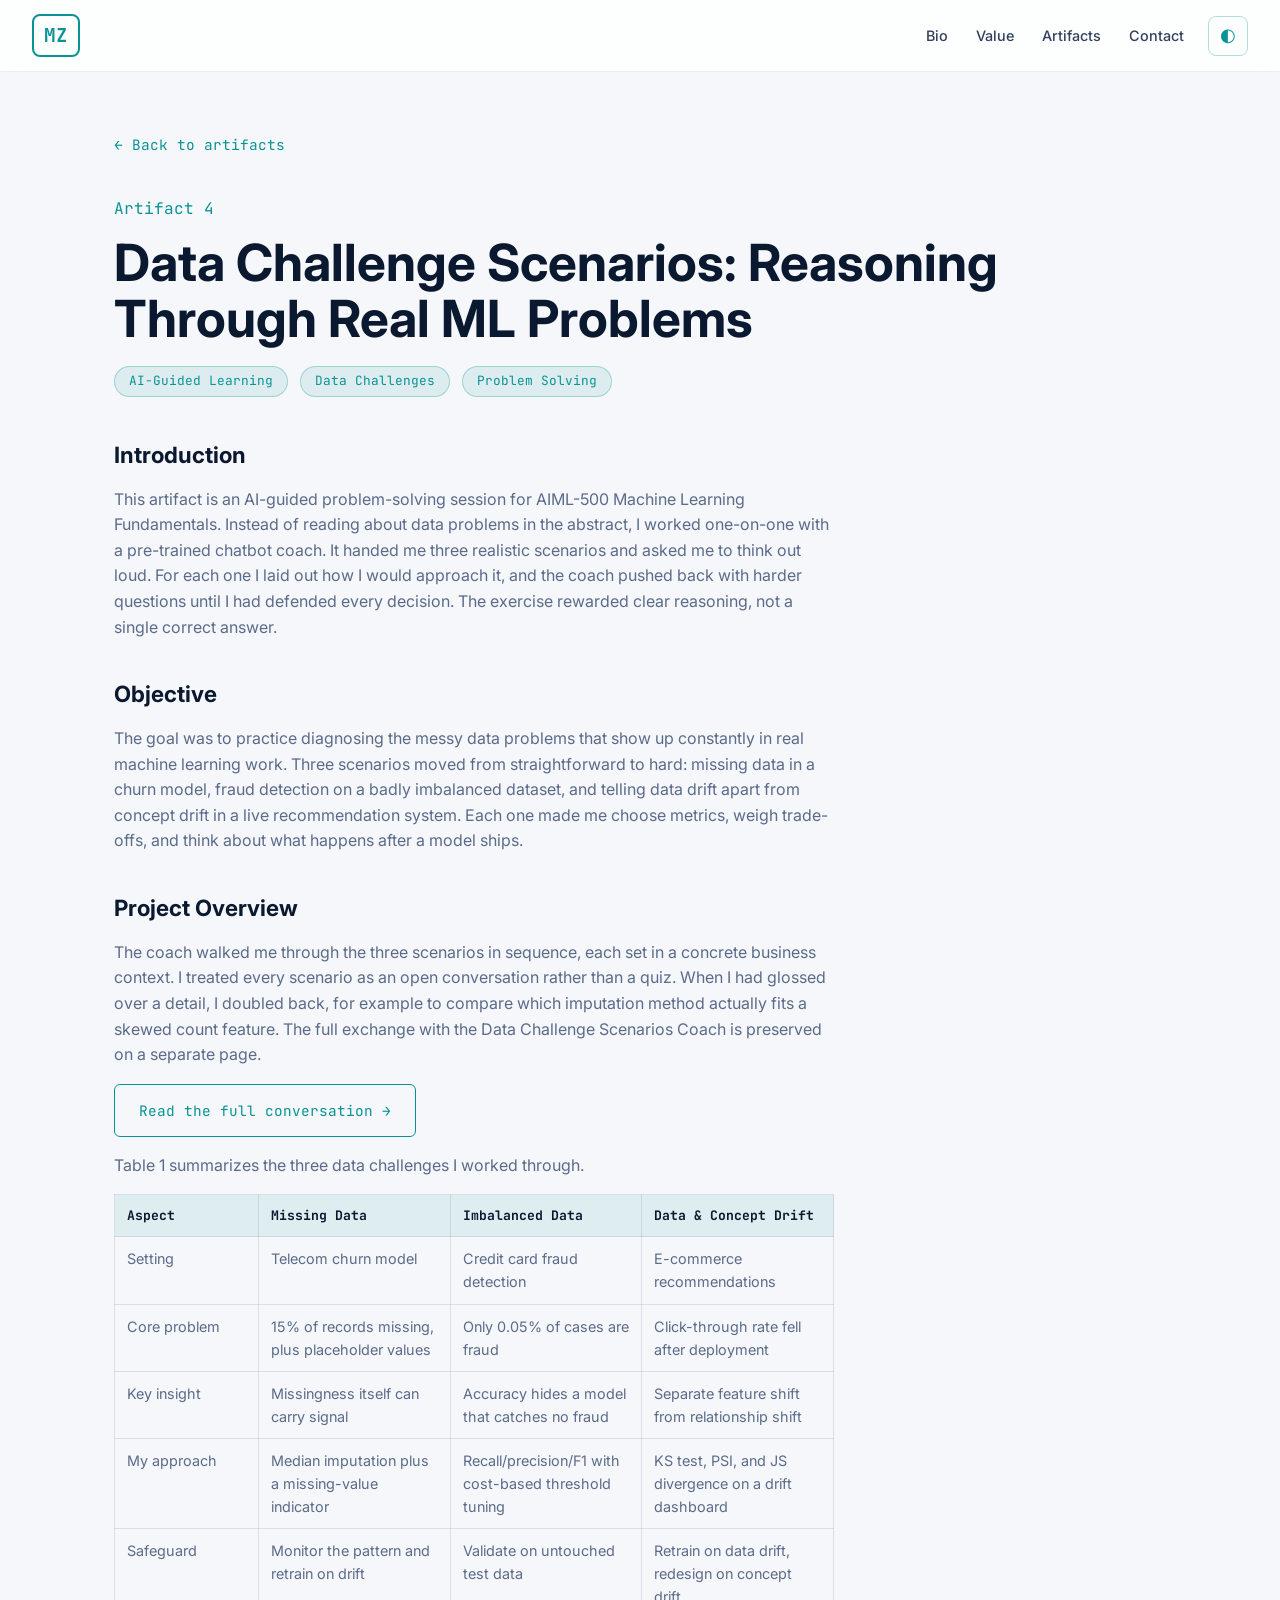
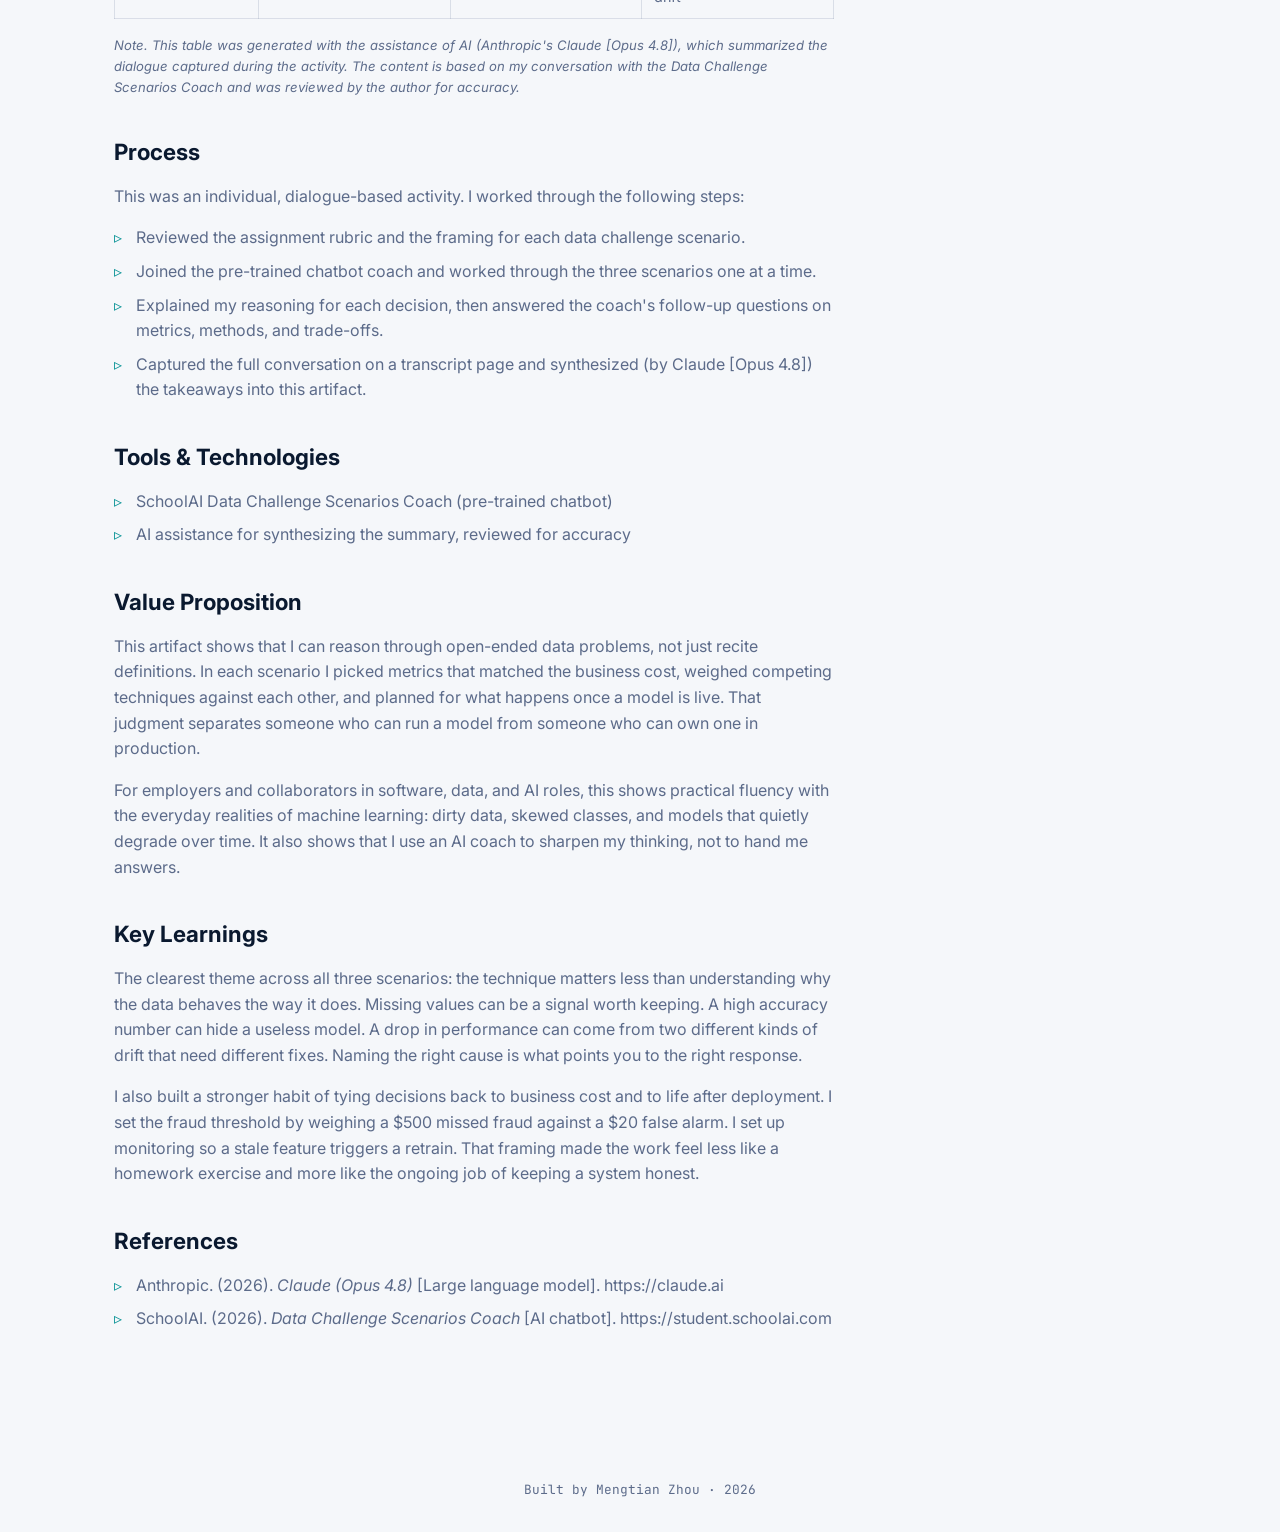
<file: artifacts/data-challenge-scenarios.html>
<!DOCTYPE html>
<html lang="en">
<head>
  <meta charset="UTF-8" />
  <meta name="viewport" content="width=device-width, initial-scale=1.0" />
  <title>Data Challenge Scenarios: Reasoning Through Real ML Problems | Mengtian Zhou</title>
  <meta name="description" content="An AI-guided problem-solving dialogue working through three real-world machine learning data challenges: missing data, imbalanced datasets, and data and concept drift." />
  <link rel="preconnect" href="https://fonts.googleapis.com" />
  <link rel="preconnect" href="https://fonts.gstatic.com" crossorigin />
  <link href="https://fonts.googleapis.com/css2?family=Inter:wght@400;500;600;700;800&family=JetBrains+Mono:wght@400;500&display=swap" rel="stylesheet" />
  <link rel="stylesheet" href="../assets/styles.css" />
</head>
<body>
  <header class="nav">
    <a href="../index.html" class="nav__brand">MZ</a>
    <nav class="nav__links">
      <a href="../index.html#bio">Bio</a>
      <a href="../index.html#value">Value</a>
      <a href="../index.html#artifacts">Artifacts</a>
      <a href="../index.html#contact">Contact</a>
    </nav>
    <button id="theme-toggle" class="theme-toggle" aria-label="Toggle color theme">
      <span class="theme-toggle__icon">◐</span>
    </button>
  </header>

  <main>
    <section class="artifact is-visible">
      <a class="artifact__back" href="../index.html#artifacts">← Back to artifacts</a>
      <p class="artifact__eyebrow">Artifact 4</p>
      <h1 class="artifact__title">Data Challenge Scenarios: Reasoning Through Real ML Problems</h1>
      <ul class="artifact__tags">
        <li>AI-Guided Learning</li>
        <li>Data Challenges</li>
        <li>Problem Solving</li>
      </ul>

      <div class="artifact__body">
        <h2>Introduction</h2>
        <p>
          This artifact is an AI-guided problem-solving session for AIML-500
          Machine Learning Fundamentals. Instead of reading about data problems in
          the abstract, I worked one-on-one with a pre-trained chatbot coach. It
          handed me three realistic scenarios and asked me to think out loud. For
          each one I laid out how I would approach it, and the coach pushed back
          with harder questions until I had defended every decision. The exercise
          rewarded clear reasoning, not a single correct answer.
        </p>

        <h2>Objective</h2>
        <p>
          The goal was to practice diagnosing the messy data problems that show up
          constantly in real machine learning work. Three scenarios moved from
          straightforward to hard: missing data in a churn model, fraud detection
          on a badly imbalanced dataset, and telling data drift apart from concept
          drift in a live recommendation system. Each one made me choose metrics,
          weigh trade-offs, and think about what happens after a model ships.
        </p>

        <h2>Project Overview</h2>
        <p>
          The coach walked me through the three scenarios in sequence, each set in
          a concrete business context. I treated every scenario as an open
          conversation rather than a quiz. When I had glossed over a detail, I
          doubled back, for example to compare which imputation method actually
          fits a skewed count feature. The full exchange with the Data Challenge
          Scenarios Coach is preserved on a separate page.
        </p>
        <p class="artifact__links">
          <a class="btn btn--ghost" href="data-challenge-scenarios-conversation.html">Read the full conversation →</a>
        </p>

        <p>Table 1 summarizes the three data challenges I worked through.</p>

        <table>
          <thead>
            <tr>
              <th>Aspect</th>
              <th>Missing Data</th>
              <th>Imbalanced Data</th>
              <th>Data &amp; Concept Drift</th>
            </tr>
          </thead>
          <tbody>
            <tr>
              <td>Setting</td>
              <td>Telecom churn model</td>
              <td>Credit card fraud detection</td>
              <td>E-commerce recommendations</td>
            </tr>
            <tr>
              <td>Core problem</td>
              <td>15% of records missing, plus placeholder values</td>
              <td>Only 0.05% of cases are fraud</td>
              <td>Click-through rate fell after deployment</td>
            </tr>
            <tr>
              <td>Key insight</td>
              <td>Missingness itself can carry signal</td>
              <td>Accuracy hides a model that catches no fraud</td>
              <td>Separate feature shift from relationship shift</td>
            </tr>
            <tr>
              <td>My approach</td>
              <td>Median imputation plus a missing-value indicator</td>
              <td>Recall/precision/F1 with cost-based threshold tuning</td>
              <td>KS test, PSI, and JS divergence on a drift dashboard</td>
            </tr>
            <tr>
              <td>Safeguard</td>
              <td>Monitor the pattern and retrain on drift</td>
              <td>Validate on untouched test data</td>
              <td>Retrain on data drift, redesign on concept drift</td>
            </tr>
          </tbody>
        </table>
        <p class="artifact__note">
          Note. This table was generated with the assistance of AI (Anthropic's
          Claude [Opus 4.8]), which summarized the dialogue captured during the
          activity. The content is based on my conversation with the Data
          Challenge Scenarios Coach and was reviewed by the author for accuracy.
        </p>

        <h2>Process</h2>
        <p>This was an individual, dialogue-based activity. I worked through the following steps:</p>
        <ul>
          <li>Reviewed the assignment rubric and the framing for each data challenge scenario.</li>
          <li>Joined the pre-trained chatbot coach and worked through the three scenarios one at a time.</li>
          <li>Explained my reasoning for each decision, then answered the coach's follow-up questions on metrics, methods, and trade-offs.</li>
          <li>Captured the full conversation on a transcript page and synthesized (by Claude [Opus 4.8]) the takeaways into this artifact.</li>
        </ul>

        <h2>Tools &amp; Technologies</h2>
        <ul>
          <li>SchoolAI Data Challenge Scenarios Coach (pre-trained chatbot)</li>
          <li>AI assistance for synthesizing the summary, reviewed for accuracy</li>
        </ul>

        <h2>Value Proposition</h2>
        <p>
          This artifact shows that I can reason through open-ended data problems,
          not just recite definitions. In each scenario I picked metrics that
          matched the business cost, weighed competing techniques against each
          other, and planned for what happens once a model is live. That judgment
          separates someone who can run a model from someone who can own one in
          production.
        </p>
        <p>
          For employers and collaborators in software, data, and AI roles, this
          shows practical fluency with the everyday realities of machine learning:
          dirty data, skewed classes, and models that quietly degrade over time.
          It also shows that I use an AI coach to sharpen my thinking, not to hand
          me answers.
        </p>

        <h2>Key Learnings</h2>
        <p>
          The clearest theme across all three scenarios: the technique matters
          less than understanding why the data behaves the way it does. Missing
          values can be a signal worth keeping. A high accuracy number can hide a
          useless model. A drop in performance can come from two different kinds
          of drift that need different fixes. Naming the right cause is what points
          you to the right response.
        </p>
        <p>
          I also built a stronger habit of tying decisions back to business cost
          and to life after deployment. I set the fraud threshold by weighing a
          $500 missed fraud against a $20 false alarm. I set up monitoring so a
          stale feature triggers a retrain. That framing made the work feel less
          like a homework exercise and more like the ongoing job of keeping a
          system honest.
        </p>

        <h2>References</h2>
        <ul>
          <li>Anthropic. (2026). <em>Claude (Opus 4.8)</em> [Large language model]. https://claude.ai</li>
          <li>SchoolAI. (2026). <em>Data Challenge Scenarios Coach</em> [AI chatbot]. https://student.schoolai.com</li>
        </ul>
      </div>
    </section>
  </main>

  <footer class="footer">
    <p>Built by Mengtian Zhou · <span id="year"></span></p>
  </footer>

  <script src="../assets/script.js"></script>
</body>
</html>
</file>
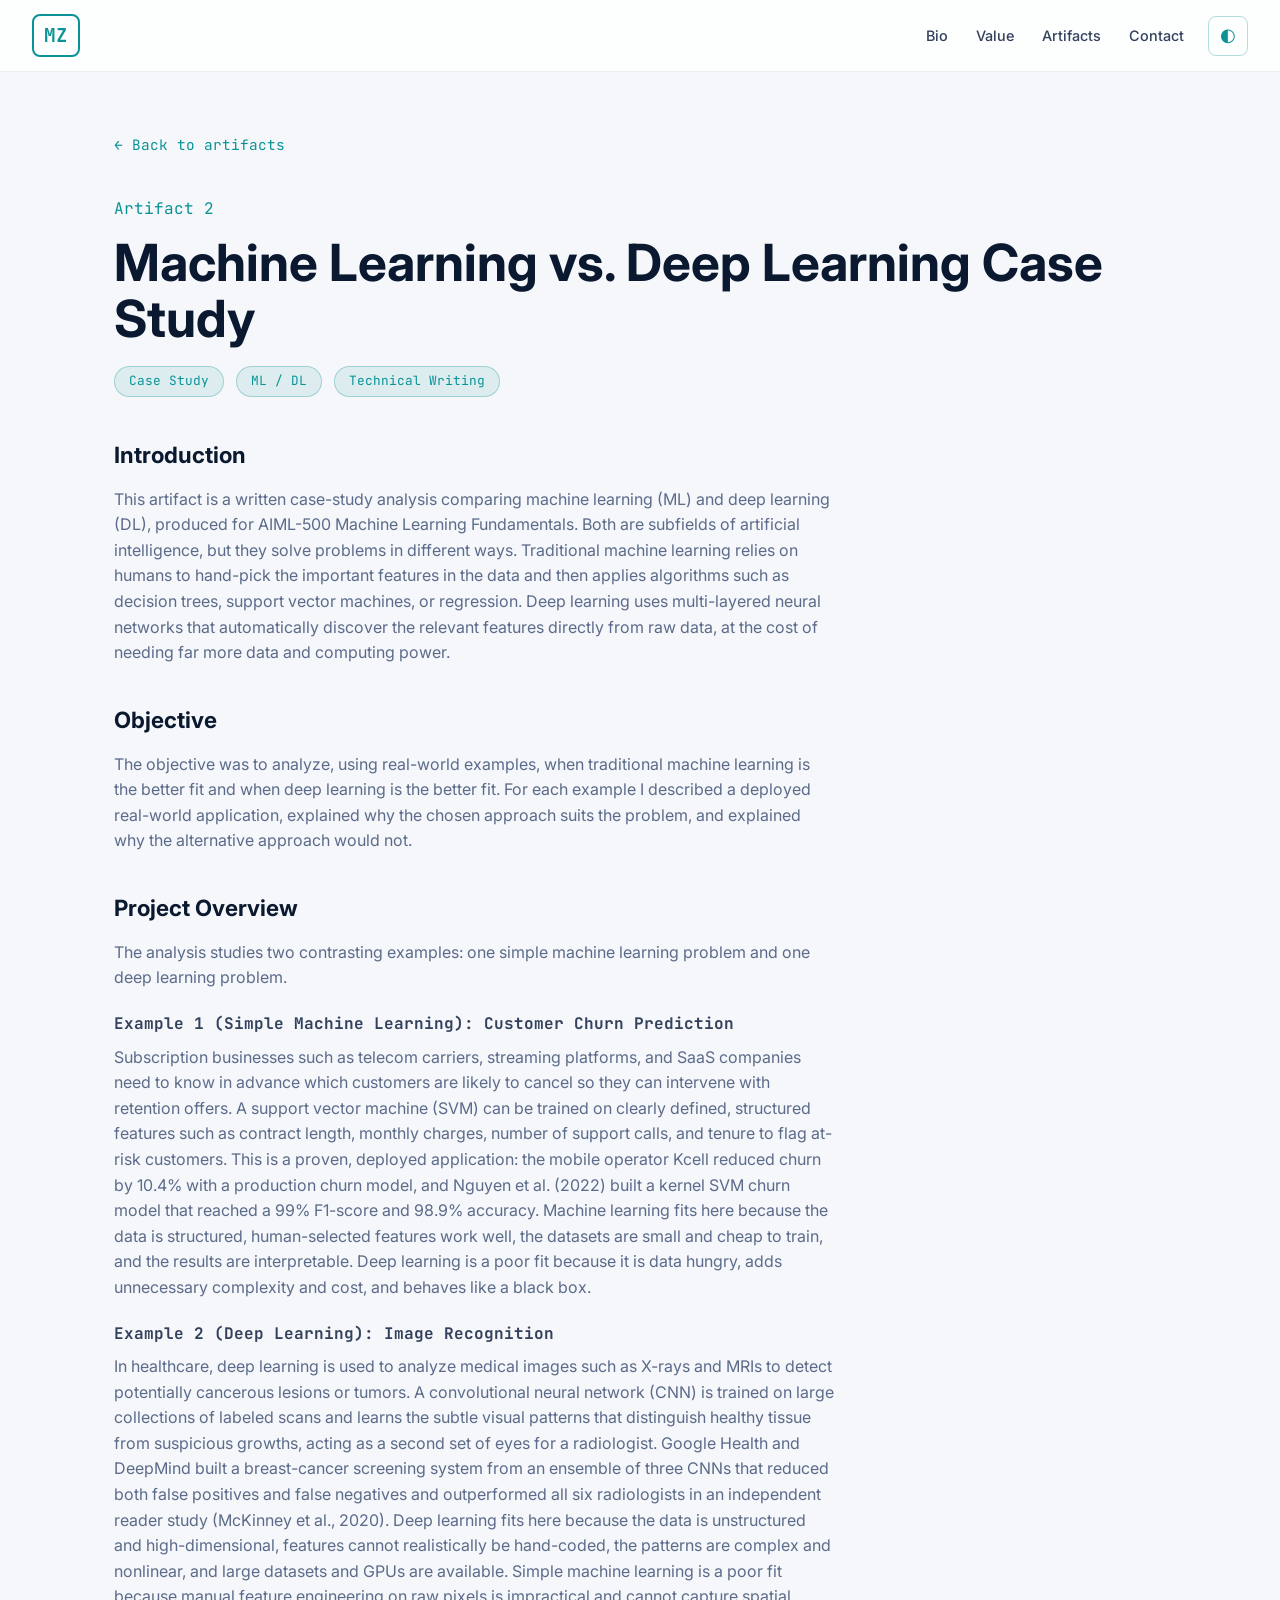
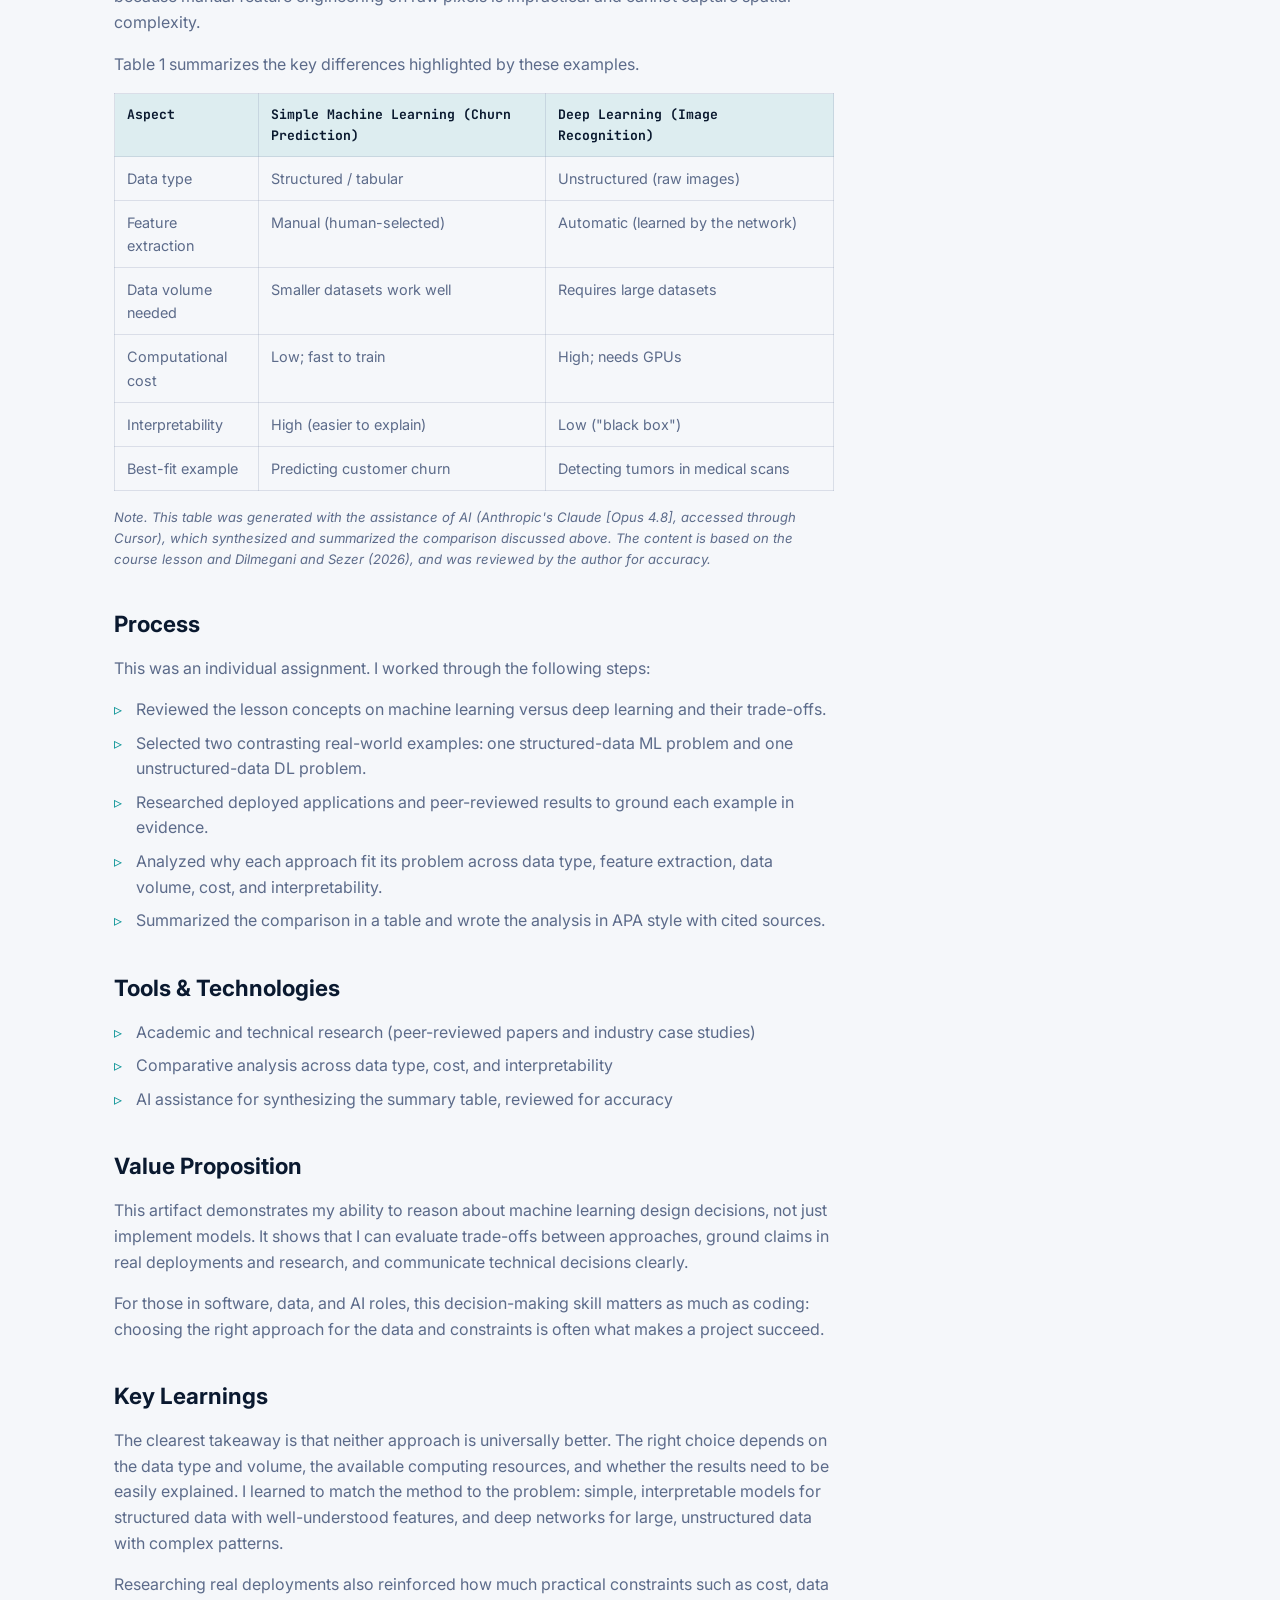
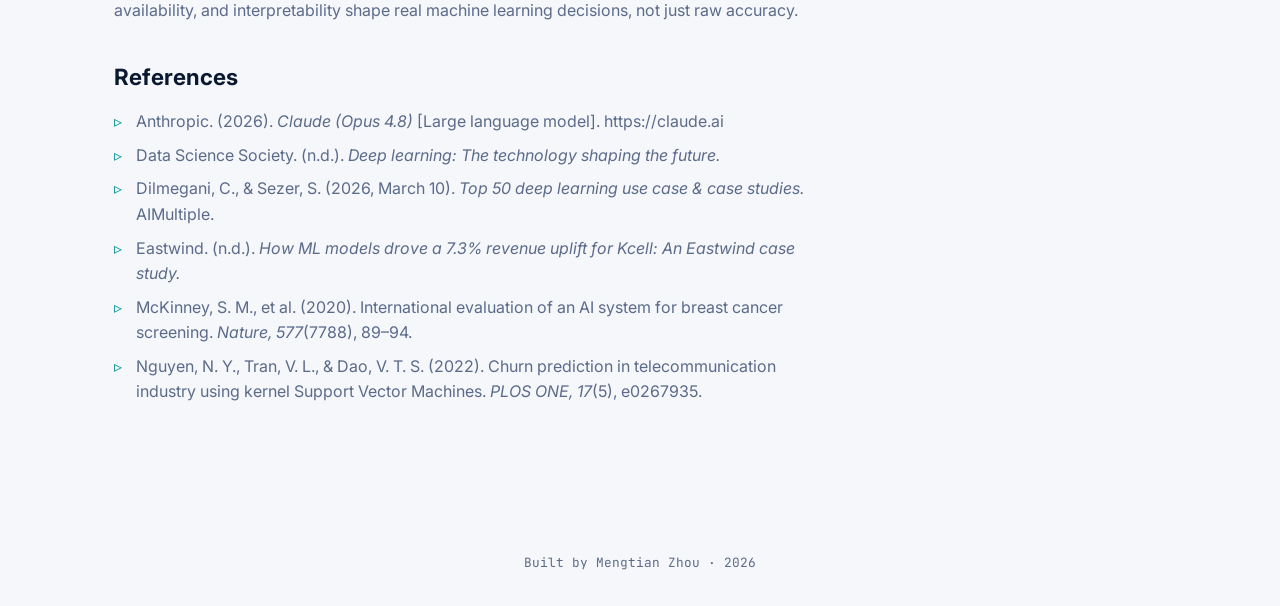
<file: artifacts/ml-dl-comparison.html>
<!DOCTYPE html>
<html lang="en">
<head>
  <meta charset="UTF-8" />
  <meta name="viewport" content="width=device-width, initial-scale=1.0" />
  <title>Machine Learning vs. Deep Learning Case Study | Mengtian Zhou</title>
  <meta name="description" content="A case-study analysis comparing traditional machine learning and deep learning, using customer churn prediction and medical image recognition to show when each approach fits best." />
  <link rel="preconnect" href="https://fonts.googleapis.com" />
  <link rel="preconnect" href="https://fonts.gstatic.com" crossorigin />
  <link href="https://fonts.googleapis.com/css2?family=Inter:wght@400;500;600;700;800&family=JetBrains+Mono:wght@400;500&display=swap" rel="stylesheet" />
  <link rel="stylesheet" href="../assets/styles.css" />
</head>
<body>
  <header class="nav">
    <a href="../index.html" class="nav__brand">MZ</a>
    <nav class="nav__links">
      <a href="../index.html#bio">Bio</a>
      <a href="../index.html#value">Value</a>
      <a href="../index.html#artifacts">Artifacts</a>
      <a href="../index.html#contact">Contact</a>
    </nav>
    <button id="theme-toggle" class="theme-toggle" aria-label="Toggle color theme">
      <span class="theme-toggle__icon">◐</span>
    </button>
  </header>

  <main>
    <section class="artifact is-visible">
      <a class="artifact__back" href="../index.html#artifacts">← Back to artifacts</a>
      <p class="artifact__eyebrow">Artifact 2</p>
      <h1 class="artifact__title">Machine Learning vs. Deep Learning Case Study</h1>
      <ul class="artifact__tags">
        <li>Case Study</li>
        <li>ML / DL</li>
        <li>Technical Writing</li>
      </ul>

      <div class="artifact__body">
        <h2>Introduction</h2>
        <p>
          This artifact is a written case-study analysis comparing machine
          learning (ML) and deep learning (DL), produced for AIML-500 Machine
          Learning Fundamentals. Both are subfields of artificial intelligence,
          but they solve problems in different ways. Traditional machine learning
          relies on humans to hand-pick the important features in the data and
          then applies algorithms such as decision trees, support vector
          machines, or regression. Deep learning uses multi-layered neural
          networks that automatically discover the relevant features directly from
          raw data, at the cost of needing far more data and computing power.
        </p>

        <h2>Objective</h2>
        <p>
          The objective was to analyze, using real-world examples, when
          traditional machine learning is the better fit and when deep learning
          is the better fit. For each example I described a deployed real-world
          application, explained why the chosen approach suits the problem, and
          explained why the alternative approach would not.
        </p>

        <h2>Project Overview</h2>
        <p>
          The analysis studies two contrasting examples: one simple machine
          learning problem and one deep learning problem.
        </p>

        <h3>Example 1 (Simple Machine Learning): Customer Churn Prediction</h3>
        <p>
          Subscription businesses such as telecom carriers, streaming platforms,
          and SaaS companies need to know in advance which customers are likely to
          cancel so they can intervene with retention offers. A support vector
          machine (SVM) can be trained on clearly defined, structured features
          such as contract length, monthly charges, number of support calls, and
          tenure to flag at-risk customers. This is a proven, deployed
          application: the mobile operator Kcell reduced churn by 10.4% with a
          production churn model, and Nguyen et al. (2022) built a kernel SVM
          churn model that reached a 99% F1-score and 98.9% accuracy. Machine
          learning fits here because the data is structured, human-selected
          features work well, the datasets are small and cheap to train, and the
          results are interpretable. Deep learning is a poor fit because it is
          data hungry, adds unnecessary complexity and cost, and behaves like a
          black box.
        </p>

        <h3>Example 2 (Deep Learning): Image Recognition</h3>
        <p>
          In healthcare, deep learning is used to analyze medical images such as
          X-rays and MRIs to detect potentially cancerous lesions or tumors. A
          convolutional neural network (CNN) is trained on large collections of
          labeled scans and learns the subtle visual patterns that distinguish
          healthy tissue from suspicious growths, acting as a second set of eyes
          for a radiologist. Google Health and DeepMind built a breast-cancer
          screening system from an ensemble of three CNNs that reduced both false
          positives and false negatives and outperformed all six radiologists in
          an independent reader study (McKinney et al., 2020). Deep learning fits
          here because the data is unstructured and high-dimensional, features
          cannot realistically be hand-coded, the patterns are complex and
          nonlinear, and large datasets and GPUs are available. Simple machine
          learning is a poor fit because manual feature engineering on raw pixels
          is impractical and cannot capture spatial complexity.
        </p>

        <p>Table 1 summarizes the key differences highlighted by these examples.</p>

        <table>
          <thead>
            <tr>
              <th>Aspect</th>
              <th>Simple Machine Learning (Churn Prediction)</th>
              <th>Deep Learning (Image Recognition)</th>
            </tr>
          </thead>
          <tbody>
            <tr>
              <td>Data type</td>
              <td>Structured / tabular</td>
              <td>Unstructured (raw images)</td>
            </tr>
            <tr>
              <td>Feature extraction</td>
              <td>Manual (human-selected)</td>
              <td>Automatic (learned by the network)</td>
            </tr>
            <tr>
              <td>Data volume needed</td>
              <td>Smaller datasets work well</td>
              <td>Requires large datasets</td>
            </tr>
            <tr>
              <td>Computational cost</td>
              <td>Low; fast to train</td>
              <td>High; needs GPUs</td>
            </tr>
            <tr>
              <td>Interpretability</td>
              <td>High (easier to explain)</td>
              <td>Low ("black box")</td>
            </tr>
            <tr>
              <td>Best-fit example</td>
              <td>Predicting customer churn</td>
              <td>Detecting tumors in medical scans</td>
            </tr>
          </tbody>
        </table>
        <p class="artifact__note">
          Note. This table was generated with the assistance of AI (Anthropic's
          Claude [Opus 4.8], accessed through Cursor), which synthesized and
          summarized the comparison discussed above. The content is based on the
          course lesson and Dilmegani and Sezer (2026), and was reviewed by the
          author for accuracy.
        </p>

        <h2>Process</h2>
        <p>This was an individual assignment. I worked through the following steps:</p>
        <ul>
          <li>Reviewed the lesson concepts on machine learning versus deep learning and their trade-offs.</li>
          <li>Selected two contrasting real-world examples: one structured-data ML problem and one unstructured-data DL problem.</li>
          <li>Researched deployed applications and peer-reviewed results to ground each example in evidence.</li>
          <li>Analyzed why each approach fit its problem across data type, feature extraction, data volume, cost, and interpretability.</li>
          <li>Summarized the comparison in a table and wrote the analysis in APA style with cited sources.</li>
        </ul>

        <h2>Tools &amp; Technologies</h2>
        <ul>
          <li>Academic and technical research (peer-reviewed papers and industry case studies)</li>
          <li>Comparative analysis across data type, cost, and interpretability</li>
          <li>AI assistance for synthesizing the summary table, reviewed for accuracy</li>
        </ul>

        <h2>Value Proposition</h2>
        <p>
          This artifact demonstrates my ability to reason about machine learning
          design decisions, not just implement models. It shows that I can
          evaluate trade-offs between approaches, ground claims in real
          deployments and research, and communicate technical decisions clearly.
        </p>
        <p>
          For those in software, data, and AI roles, this decision-making skill
          matters as much as coding: choosing the right approach for the data and
          constraints is often what makes a project succeed.
        </p>

        <h2>Key Learnings</h2>
        <p>
          The clearest takeaway is that neither approach is universally better.
          The right choice depends on the data type and volume, the available
          computing resources, and whether the results need to be easily
          explained. I learned to match the method to the problem: simple,
          interpretable models for structured data with well-understood features,
          and deep networks for large, unstructured data with complex patterns.
        </p>
        <p>
          Researching real deployments also reinforced how much practical
          constraints such as cost, data availability, and interpretability shape
          real machine learning decisions, not just raw accuracy.
        </p>

        <h2>References</h2>
        <ul>
          <li>Anthropic. (2026). <em>Claude (Opus 4.8)</em> [Large language model]. https://claude.ai</li>
          <li>Data Science Society. (n.d.). <em>Deep learning: The technology shaping the future.</em></li>
          <li>Dilmegani, C., &amp; Sezer, S. (2026, March 10). <em>Top 50 deep learning use case &amp; case studies.</em> AIMultiple.</li>
          <li>Eastwind. (n.d.). <em>How ML models drove a 7.3% revenue uplift for Kcell: An Eastwind case study.</em></li>
          <li>McKinney, S. M., et al. (2020). International evaluation of an AI system for breast cancer screening. <em>Nature, 577</em>(7788), 89&ndash;94.</li>
          <li>Nguyen, N. Y., Tran, V. L., &amp; Dao, V. T. S. (2022). Churn prediction in telecommunication industry using kernel Support Vector Machines. <em>PLOS ONE, 17</em>(5), e0267935.</li>
        </ul>
      </div>
    </section>
  </main>

  <footer class="footer">
    <p>Built by Mengtian Zhou · <span id="year"></span></p>
  </footer>

  <script src="../assets/script.js"></script>
</body>
</html>
</file>
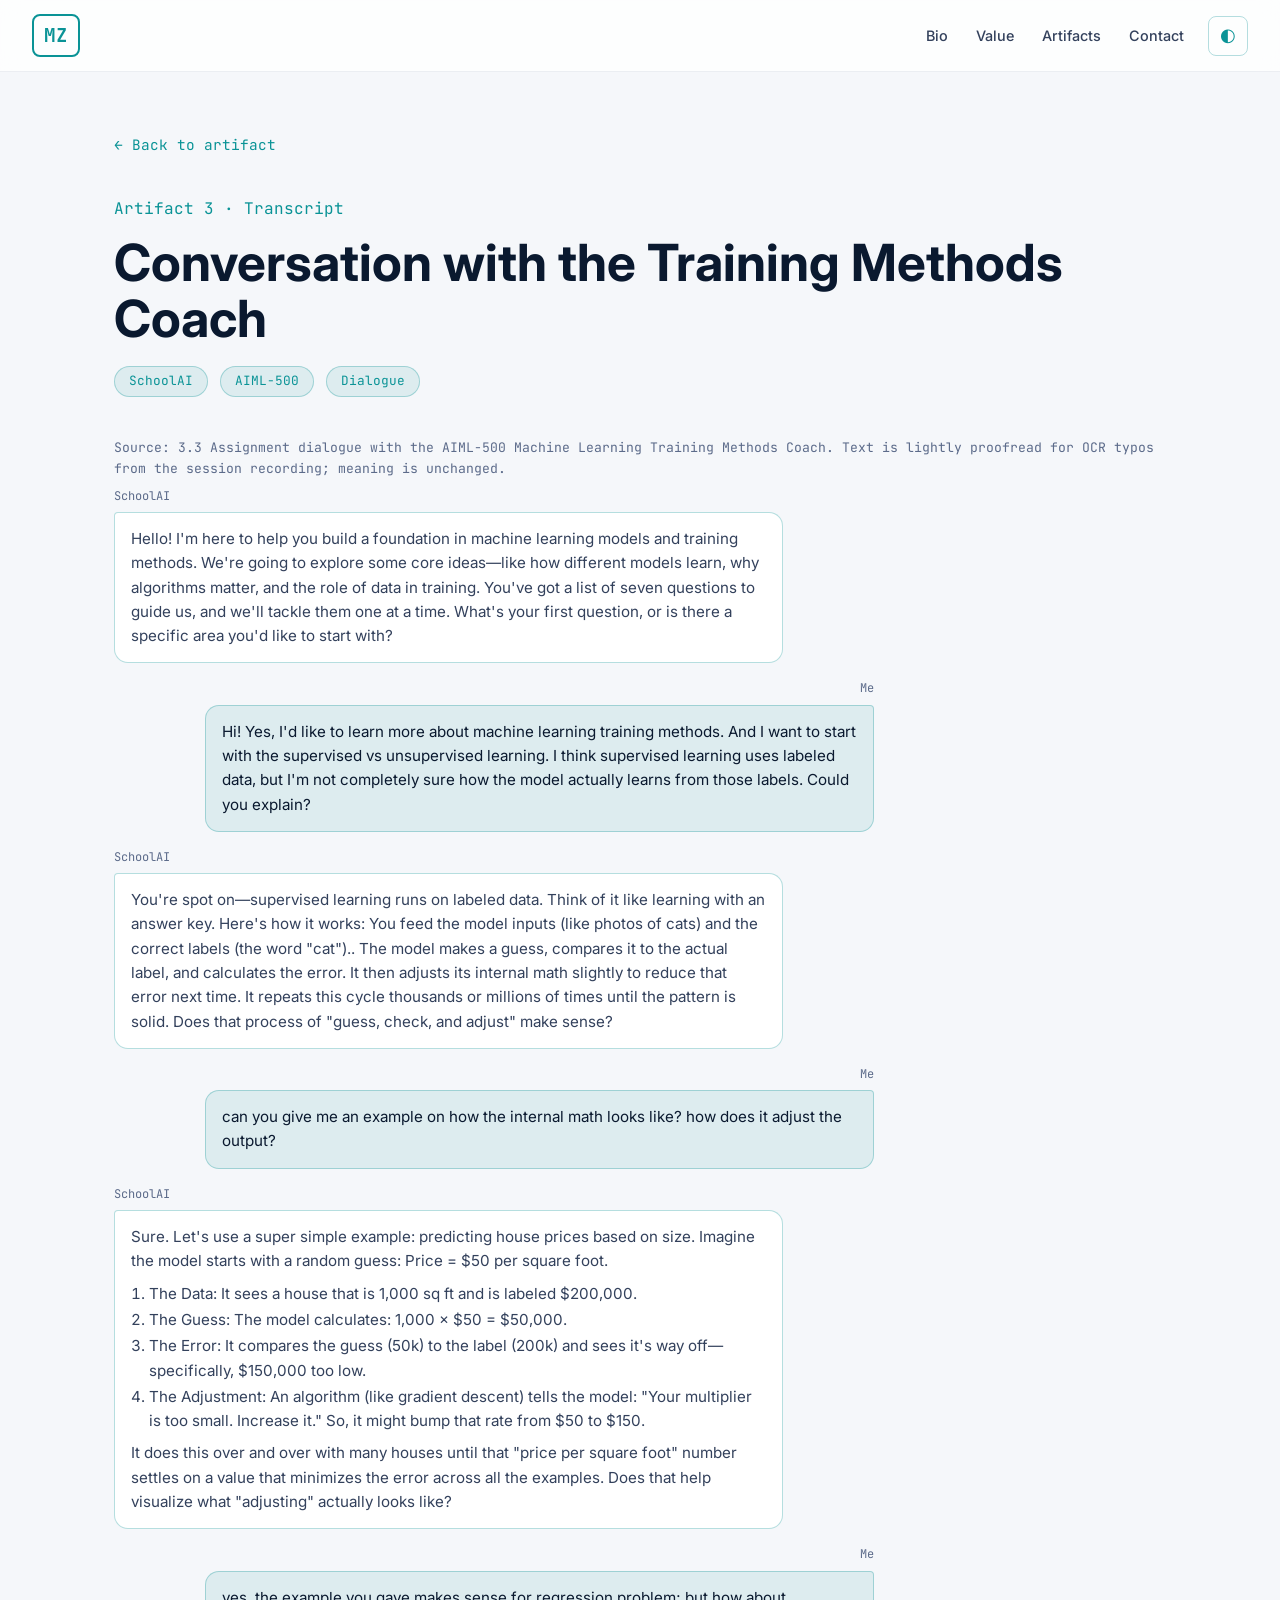
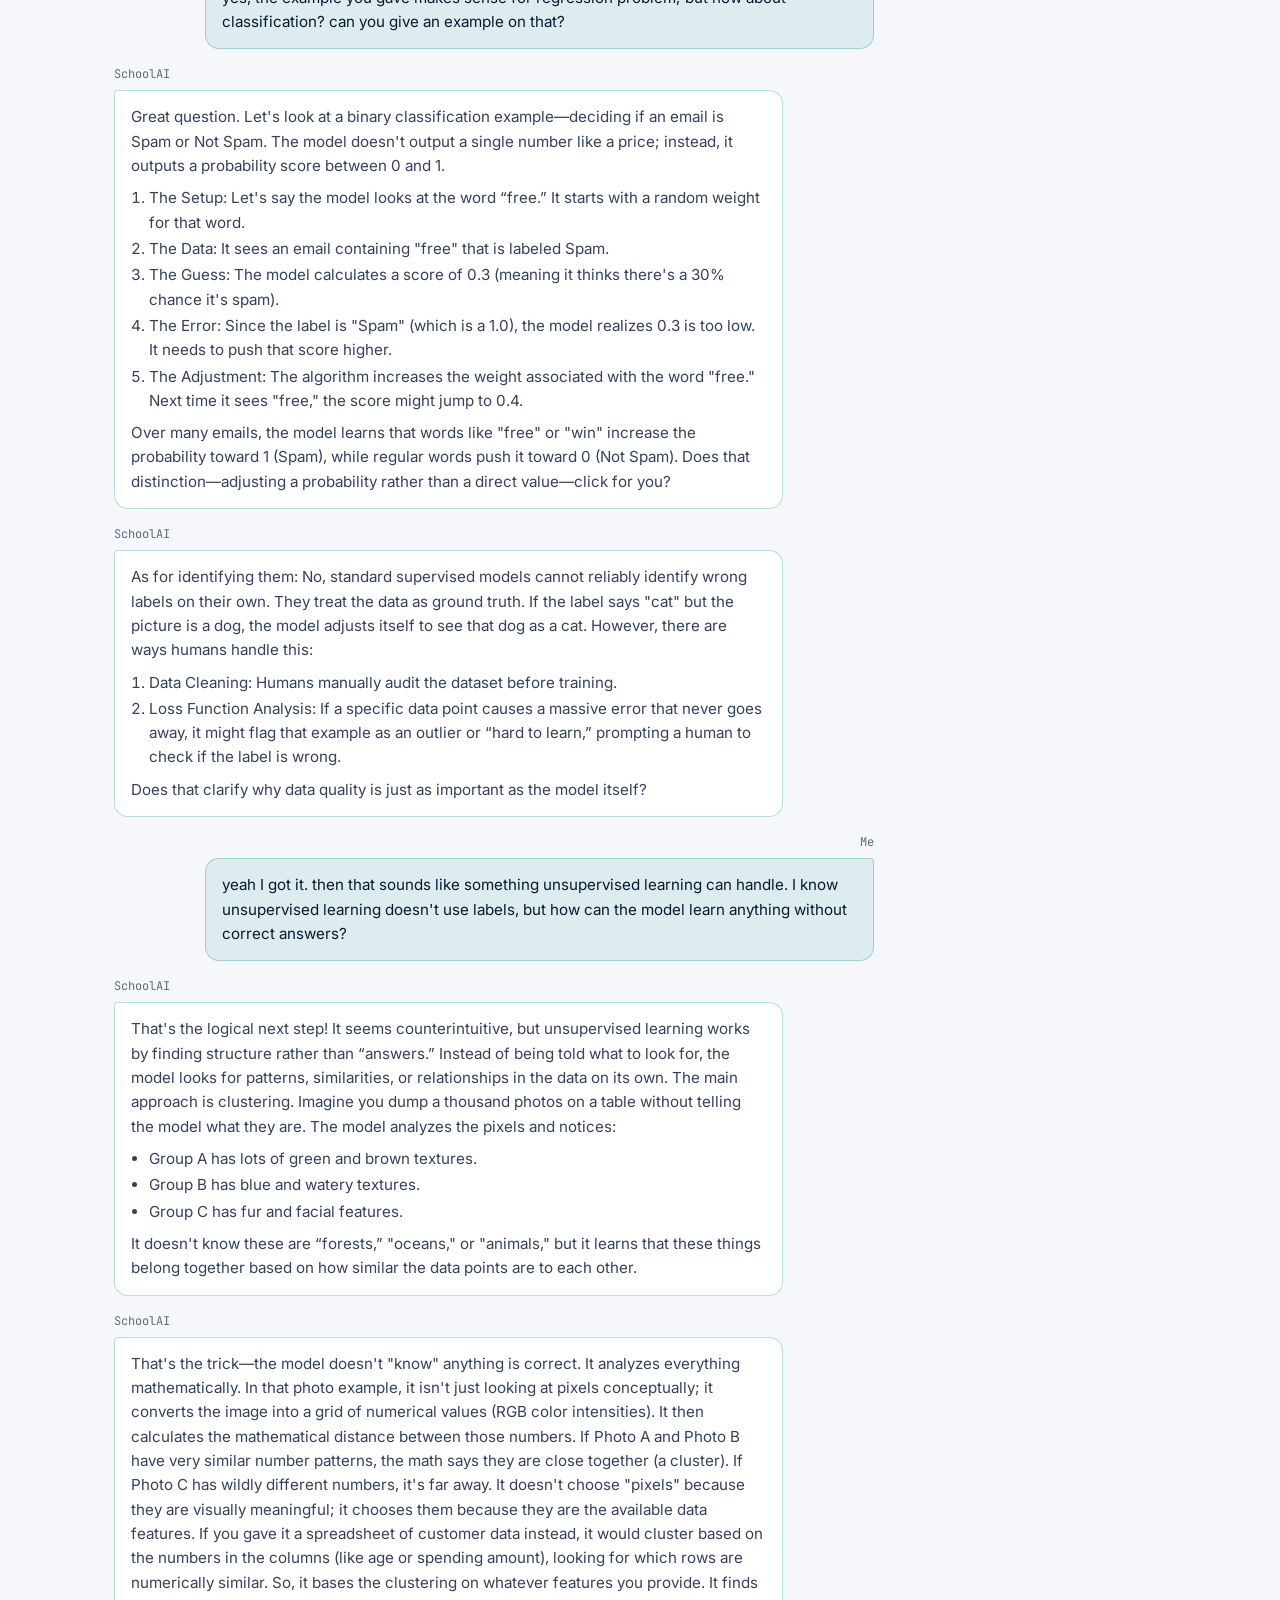
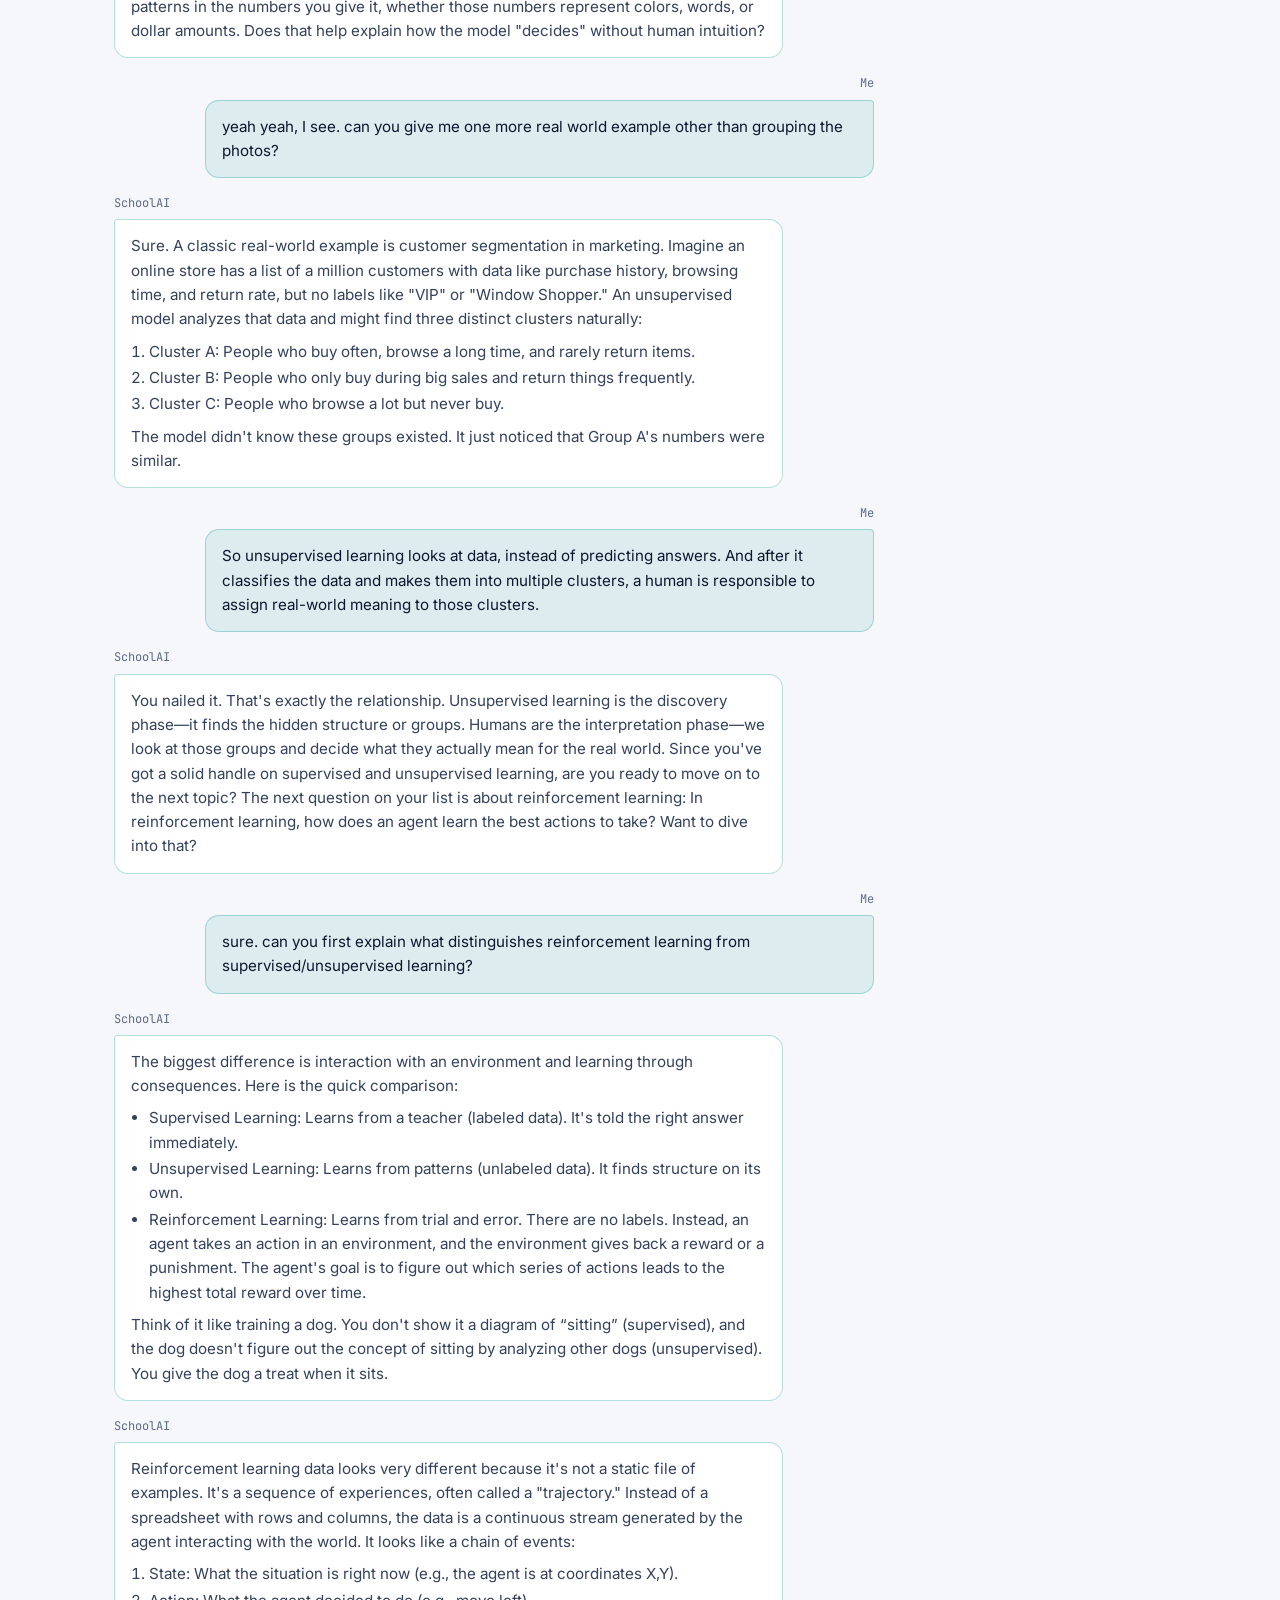
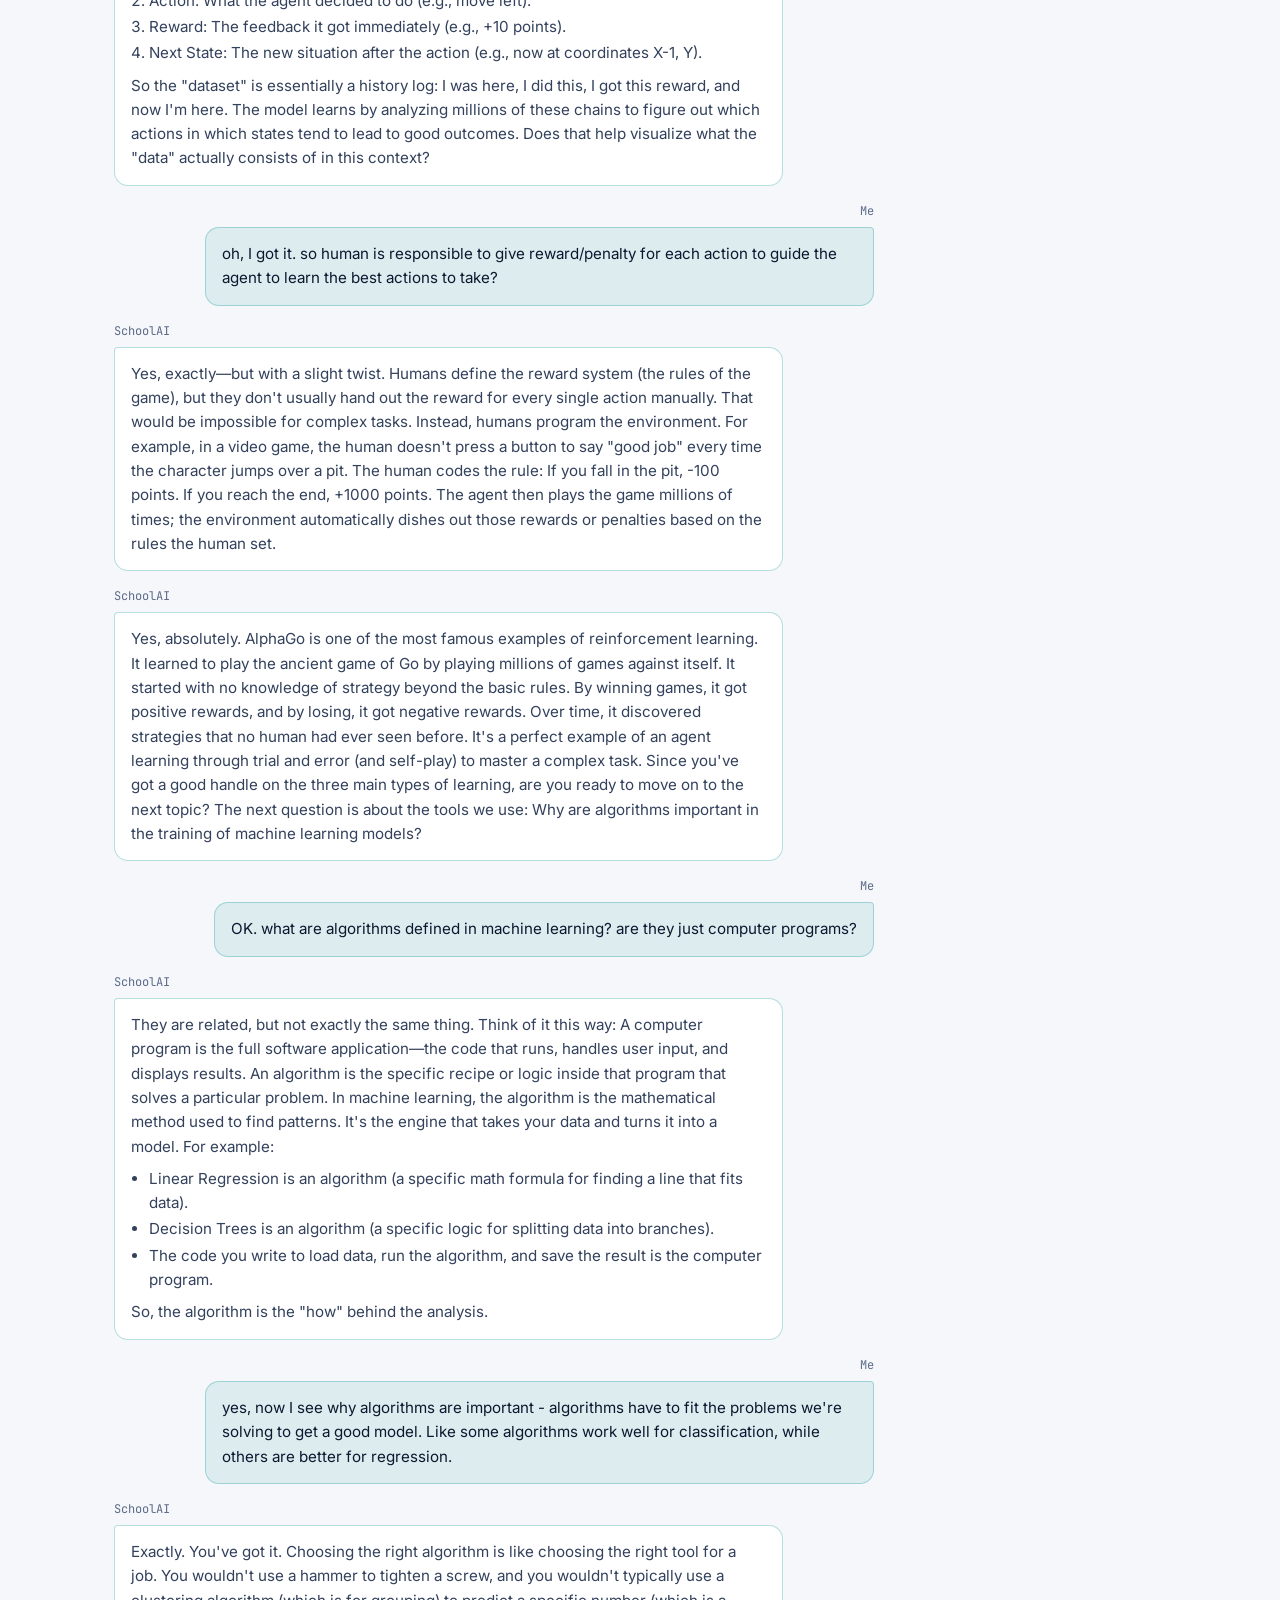
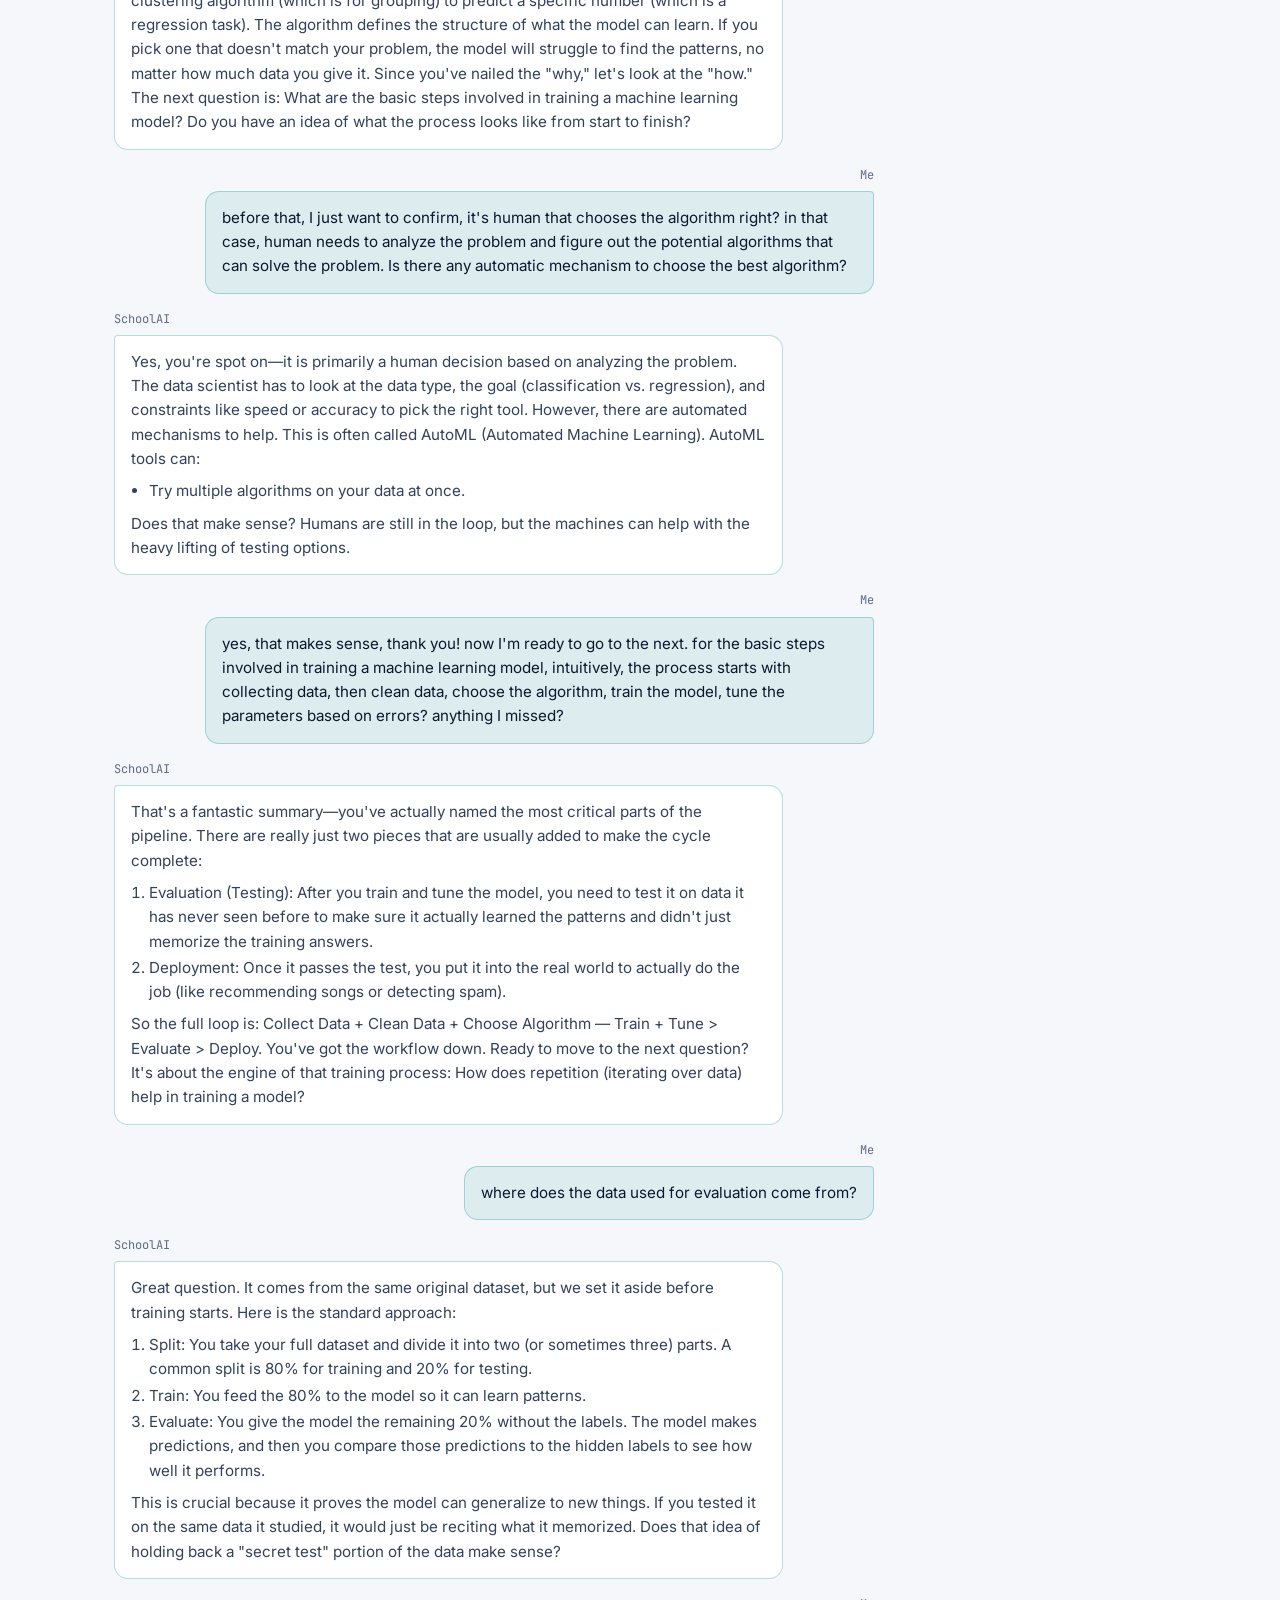
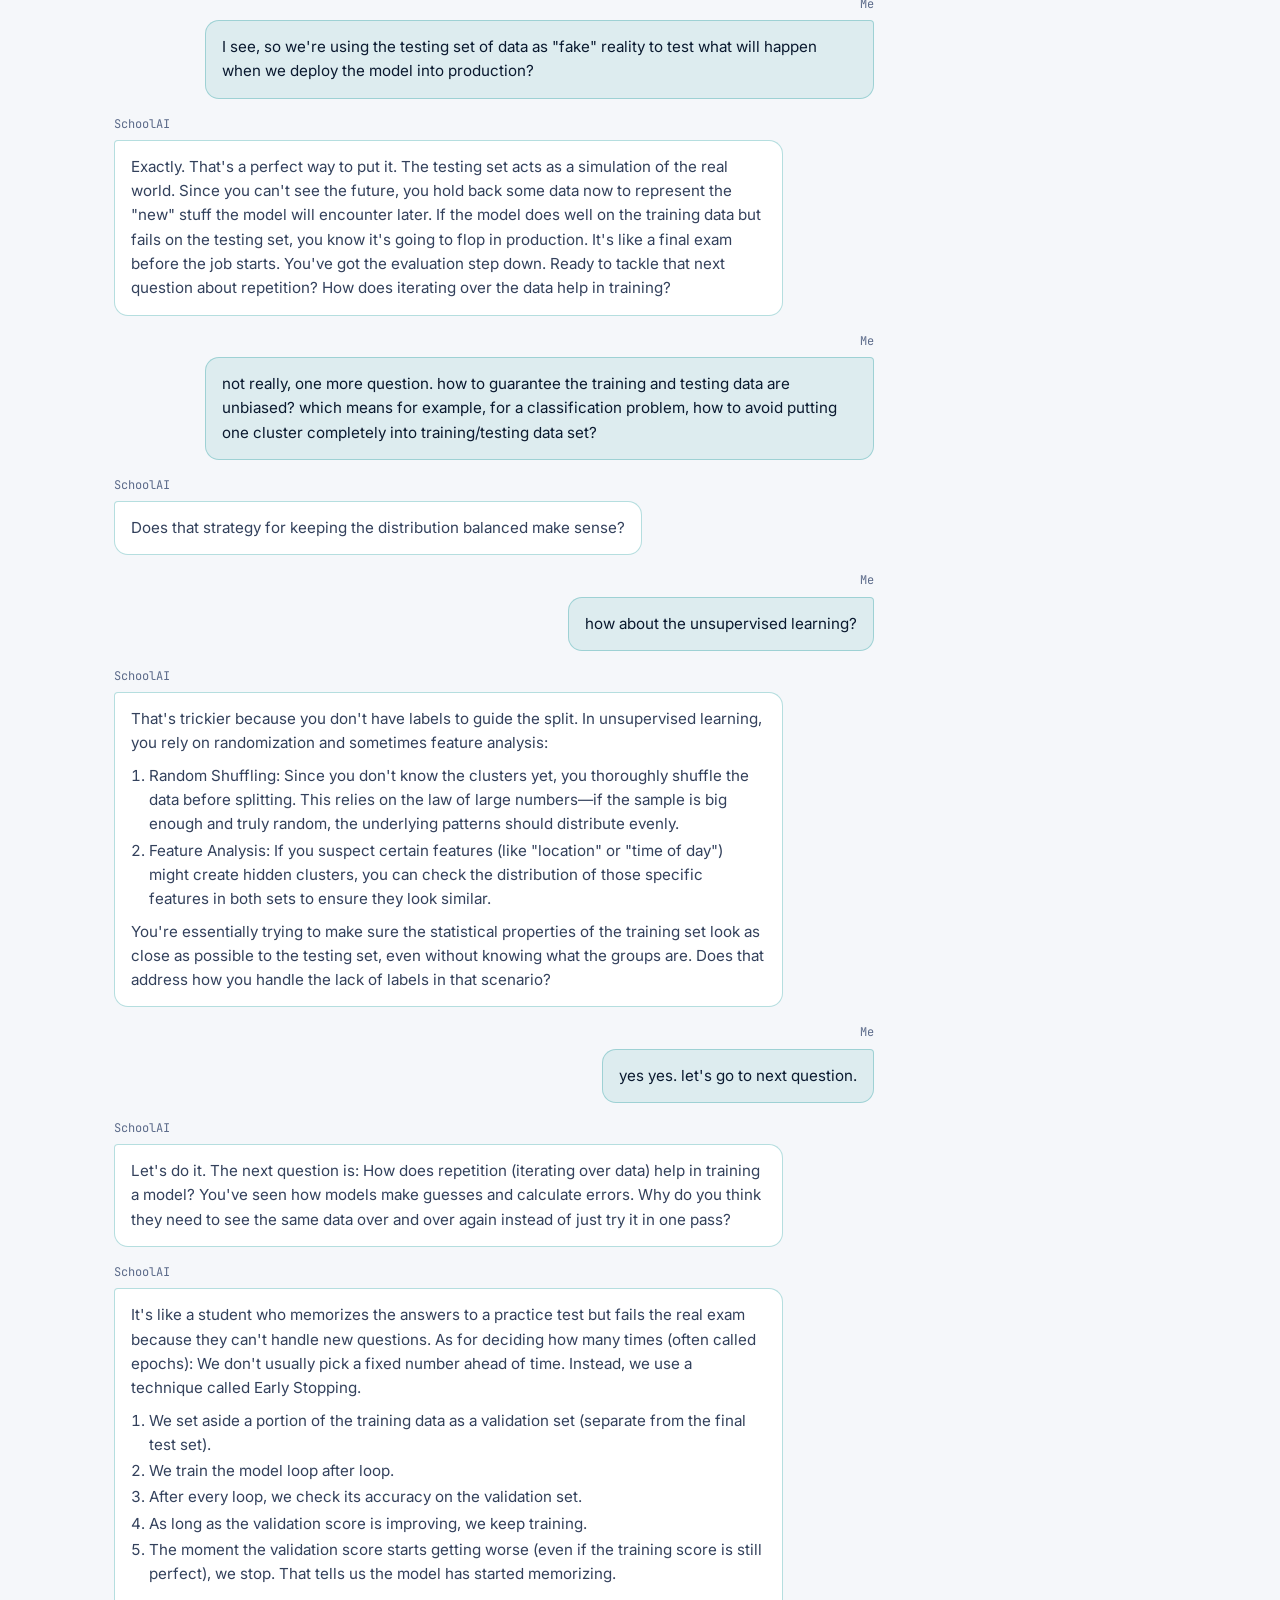
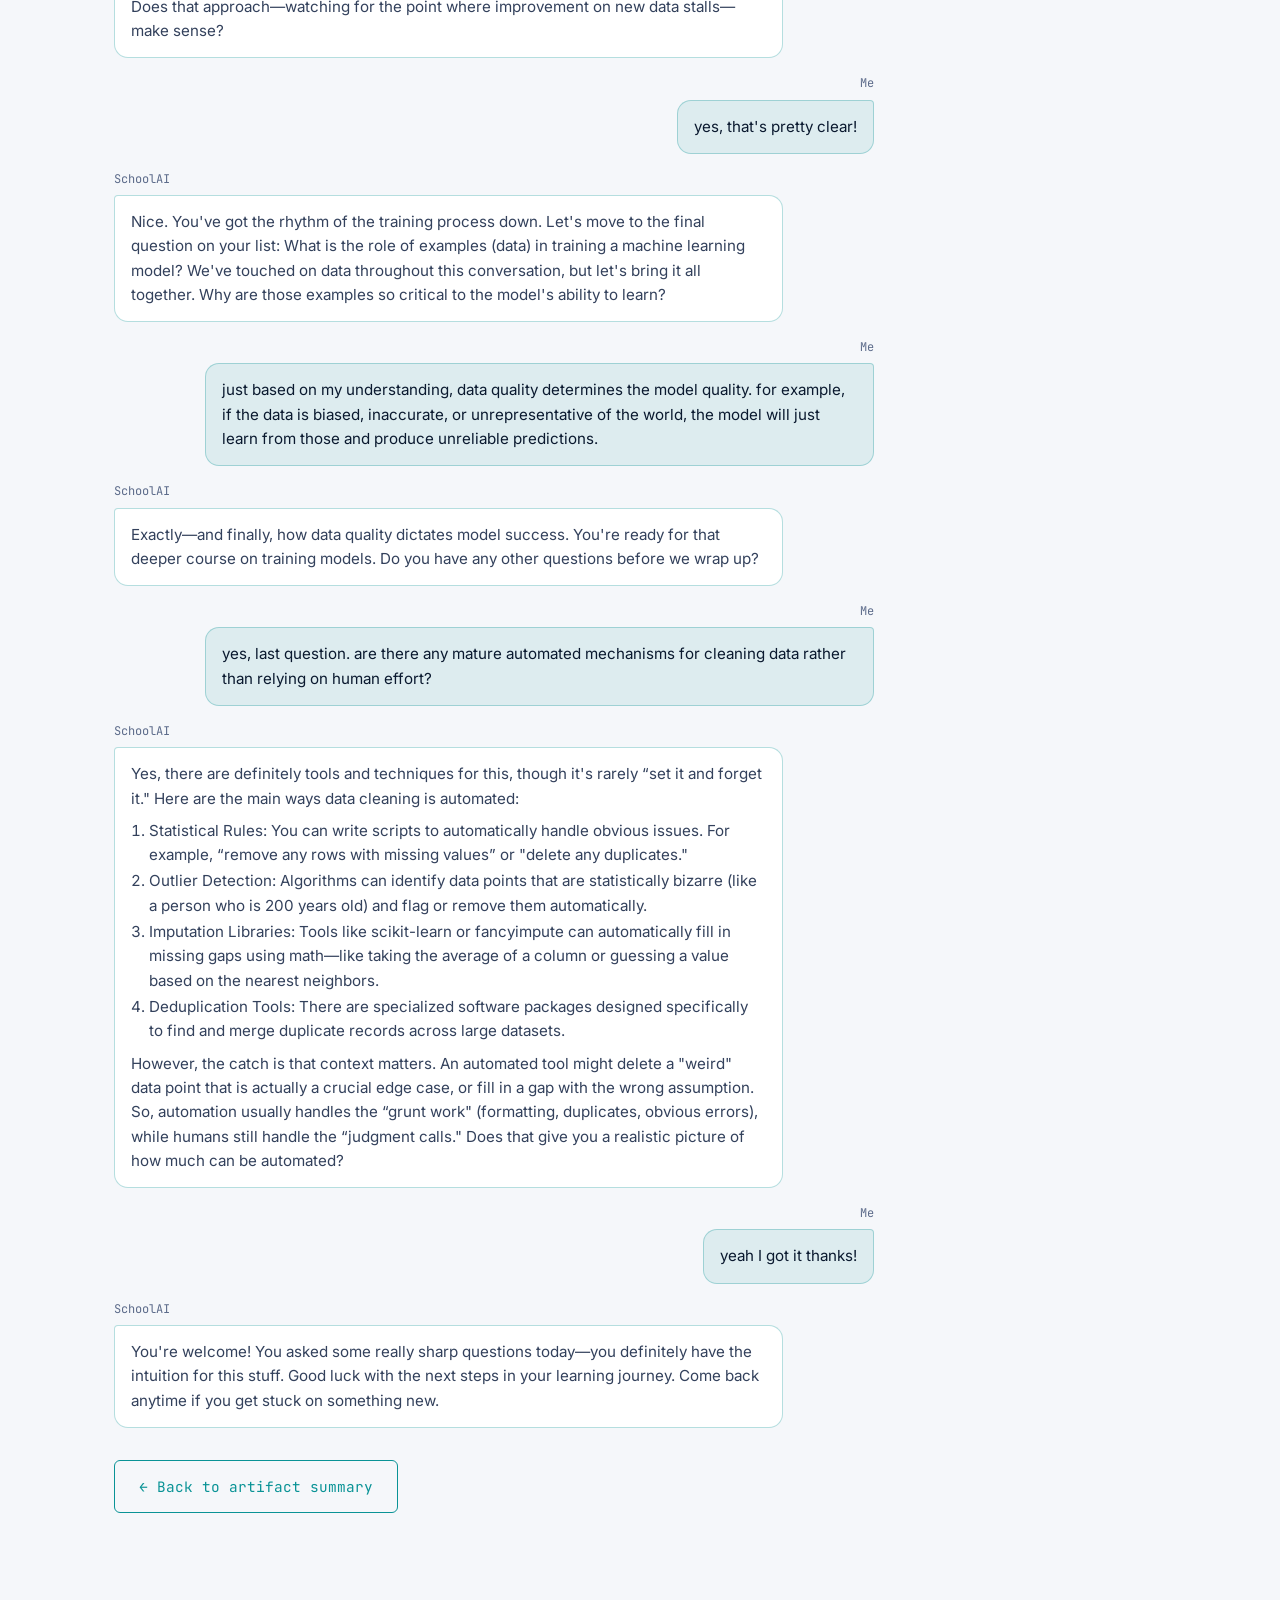
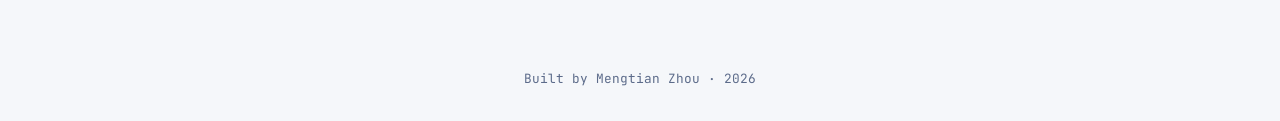
<file: artifacts/ml-training-methods-conversation.html>
<!DOCTYPE html>
<html lang="en">
<head>
  <meta charset="UTF-8" />
  <meta name="viewport" content="width=device-width, initial-scale=1.0" />
  <title>Conversation Transcript | Machine Learning Training Methods | Mengtian Zhou</title>
  <meta name="description" content="Full dialogue transcript with the AIML-500 Machine Learning Training Methods Coach covering supervised, unsupervised, and reinforcement learning, algorithms, training steps, iteration, and data quality." />
  <link rel="preconnect" href="https://fonts.googleapis.com" />
  <link rel="preconnect" href="https://fonts.gstatic.com" crossorigin />
  <link href="https://fonts.googleapis.com/css2?family=Inter:wght@400;500;600;700;800&family=JetBrains+Mono:wght@400;500&display=swap" rel="stylesheet" />
  <link rel="stylesheet" href="../assets/styles.css" />
</head>
<body>
  <header class="nav">
    <a href="../index.html" class="nav__brand">MZ</a>
    <nav class="nav__links">
      <a href="../index.html#bio">Bio</a>
      <a href="../index.html#value">Value</a>
      <a href="../index.html#artifacts">Artifacts</a>
      <a href="../index.html#contact">Contact</a>
    </nav>
    <button id="theme-toggle" class="theme-toggle" aria-label="Toggle color theme">
      <span class="theme-toggle__icon">◐</span>
    </button>
  </header>

  <main>
    <section class="artifact is-visible">
      <a class="artifact__back" href="ml-training-methods.html">← Back to artifact</a>
      <p class="artifact__eyebrow">Artifact 3 · Transcript</p>
      <h1 class="artifact__title">Conversation with the Training Methods Coach</h1>
      <ul class="artifact__tags">
        <li>SchoolAI</li>
        <li>AIML-500</li>
        <li>Dialogue</li>
      </ul>

      <p class="chat__meta">
        Source: 3.3 Assignment dialogue with the AIML-500 Machine Learning Training Methods Coach.
        Text is lightly proofread for OCR typos from the session recording; meaning is unchanged.
      </p>

      <div class="chat" role="log" aria-label="Conversation transcript">

        <div class="chat__msg chat__msg--coach">
          <span class="chat__label">SchoolAI</span>
          <div class="chat__bubble">
            <p>Hello! I'm here to help you build a foundation in machine learning models and training methods. We're going to explore some core ideas—like how different models learn, why algorithms matter, and the role of data in training. You've got a list of seven questions to guide us, and we'll tackle them one at a time. What's your first question, or is there a specific area you'd like to start with?</p>
          </div>
        </div>

        <div class="chat__msg chat__msg--student">
          <span class="chat__label">Me</span>
          <div class="chat__bubble">
            <p>Hi! Yes, I'd like to learn more about machine learning training methods. And I want to start with the supervised vs unsupervised learning. I think supervised learning uses labeled data, but I'm not completely sure how the model actually learns from those labels. Could you explain?</p>
          </div>
        </div>

        <div class="chat__msg chat__msg--coach">
          <span class="chat__label">SchoolAI</span>
          <div class="chat__bubble">
            <p>You're spot on—supervised learning runs on labeled data. Think of it like learning with an answer key. Here's how it works: You feed the model inputs (like photos of cats) and the correct labels (the word "cat").. The model makes a guess, compares it to the actual label, and calculates the error. It then adjusts its internal math slightly to reduce that error next time. It repeats this cycle thousands or millions of times until the pattern is solid. Does that process of "guess, check, and adjust" make sense?</p>
          </div>
        </div>

        <div class="chat__msg chat__msg--student">
          <span class="chat__label">Me</span>
          <div class="chat__bubble">
            <p>can you give me an example on how the internal math looks like? how does it adjust the output?</p>
          </div>
        </div>

        <div class="chat__msg chat__msg--coach">
          <span class="chat__label">SchoolAI</span>
          <div class="chat__bubble">
            <p>Sure. Let's use a super simple example: predicting house prices based on size. Imagine the model starts with a random guess: Price = $50 per square foot.</p>
            <ol><li>The Data: It sees a house that is 1,000 sq ft and is labeled $200,000.</li><li>The Guess: The model calculates: 1,000 × $50 = $50,000.</li><li>The Error: It compares the guess (50k) to the label (200k) and sees it's way off—specifically, $150,000 too low.</li><li>The Adjustment: An algorithm (like gradient descent) tells the model: "Your multiplier is too small. Increase it." So, it might bump that rate from $50 to $150.</li></ol>
            <p>It does this over and over with many houses until that "price per square foot" number settles on a value that minimizes the error across all the examples. Does that help visualize what "adjusting" actually looks like?</p>
          </div>
        </div>

        <div class="chat__msg chat__msg--student">
          <span class="chat__label">Me</span>
          <div class="chat__bubble">
            <p>yes, the example you gave makes sense for regression problem; but how about classification? can you give an example on that?</p>
          </div>
        </div>

        <div class="chat__msg chat__msg--coach">
          <span class="chat__label">SchoolAI</span>
          <div class="chat__bubble">
            <p>Great question. Let's look at a binary classification example—deciding if an email is Spam or Not Spam. The model doesn't output a single number like a price; instead, it outputs a probability score between 0 and 1.</p>
            <ol><li>The Setup: Let's say the model looks at the word “free.” It starts with a random weight for that word.</li><li>The Data: It sees an email containing "free" that is labeled Spam.</li><li>The Guess: The model calculates a score of 0.3 (meaning it thinks there's a 30% chance it's spam).</li><li>The Error: Since the label is "Spam" (which is a 1.0), the model realizes 0.3 is too low. It needs to push that score higher.</li><li>The Adjustment: The algorithm increases the weight associated with the word "free." Next time it sees "free," the score might jump to 0.4.</li></ol>
            <p>Over many emails, the model learns that words like "free" or "win" increase the probability toward 1 (Spam), while regular words push it toward 0 (Not Spam). Does that distinction—adjusting a probability rather than a direct value—click for you?</p>
          </div>
        </div>

        <div class="chat__msg chat__msg--coach">
          <span class="chat__label">SchoolAI</span>
          <div class="chat__bubble">
            <p>As for identifying them: No, standard supervised models cannot reliably identify wrong labels on their own. They treat the data as ground truth. If the label says "cat" but the picture is a dog, the model adjusts itself to see that dog as a cat. However, there are ways humans handle this:</p>
            <ol><li>Data Cleaning: Humans manually audit the dataset before training.</li><li>Loss Function Analysis: If a specific data point causes a massive error that never goes away, it might flag that example as an outlier or “hard to learn,” prompting a human to check if the label is wrong.</li></ol>
            <p>Does that clarify why data quality is just as important as the model itself?</p>
          </div>
        </div>

        <div class="chat__msg chat__msg--student">
          <span class="chat__label">Me</span>
          <div class="chat__bubble">
            <p>yeah I got it. then that sounds like something unsupervised learning can handle. I know unsupervised learning doesn't use labels, but how can the model learn anything without correct answers?</p>
          </div>
        </div>

        <div class="chat__msg chat__msg--coach">
          <span class="chat__label">SchoolAI</span>
          <div class="chat__bubble">
            <p>That's the logical next step! It seems counterintuitive, but unsupervised learning works by finding structure rather than “answers.” Instead of being told what to look for, the model looks for patterns, similarities, or relationships in the data on its own. The main approach is clustering. Imagine you dump a thousand photos on a table without telling the model what they are. The model analyzes the pixels and notices:</p>
            <ul><li>Group A has lots of green and brown textures.</li><li>Group B has blue and watery textures.</li><li>Group C has fur and facial features.</li></ul>
            <p>It doesn't know these are “forests,” "oceans," or "animals," but it learns that these things belong together based on how similar the data points are to each other.</p>
          </div>
        </div>

        <div class="chat__msg chat__msg--coach">
          <span class="chat__label">SchoolAI</span>
          <div class="chat__bubble">
            <p>That's the trick—the model doesn't "know" anything is correct. It analyzes everything mathematically. In that photo example, it isn't just looking at pixels conceptually; it converts the image into a grid of numerical values (RGB color intensities). It then calculates the mathematical distance between those numbers. If Photo A and Photo B have very similar number patterns, the math says they are close together (a cluster). If Photo C has wildly different numbers, it's far away. It doesn't choose "pixels" because they are visually meaningful; it chooses them because they are the available data features. If you gave it a spreadsheet of customer data instead, it would cluster based on the numbers in the columns (like age or spending amount), looking for which rows are numerically similar. So, it bases the clustering on whatever features you provide. It finds patterns in the numbers you give it, whether those numbers represent colors, words, or dollar amounts. Does that help explain how the model "decides" without human intuition?</p>
          </div>
        </div>

        <div class="chat__msg chat__msg--student">
          <span class="chat__label">Me</span>
          <div class="chat__bubble">
            <p>yeah yeah, I see. can you give me one more real world example other than grouping the photos?</p>
          </div>
        </div>

        <div class="chat__msg chat__msg--coach">
          <span class="chat__label">SchoolAI</span>
          <div class="chat__bubble">
            <p>Sure. A classic real-world example is customer segmentation in marketing. Imagine an online store has a list of a million customers with data like purchase history, browsing time, and return rate, but no labels like "VIP" or "Window Shopper." An unsupervised model analyzes that data and might find three distinct clusters naturally:</p>
            <ol><li>Cluster A: People who buy often, browse a long time, and rarely return items.</li><li>Cluster B: People who only buy during big sales and return things frequently.</li><li>Cluster C: People who browse a lot but never buy.</li></ol>
            <p>The model didn't know these groups existed. It just noticed that Group A's numbers were similar.</p>
          </div>
        </div>

        <div class="chat__msg chat__msg--student">
          <span class="chat__label">Me</span>
          <div class="chat__bubble">
            <p>So unsupervised learning looks at data, instead of predicting answers. And after it classifies the data and makes them into multiple clusters, a human is responsible to assign real-world meaning to those clusters.</p>
          </div>
        </div>

        <div class="chat__msg chat__msg--coach">
          <span class="chat__label">SchoolAI</span>
          <div class="chat__bubble">
            <p>You nailed it. That's exactly the relationship. Unsupervised learning is the discovery phase—it finds the hidden structure or groups. Humans are the interpretation phase—we look at those groups and decide what they actually mean for the real world. Since you've got a solid handle on supervised and unsupervised learning, are you ready to move on to the next topic? The next question on your list is about reinforcement learning: In reinforcement learning, how does an agent learn the best actions to take? Want to dive into that?</p>
          </div>
        </div>

        <div class="chat__msg chat__msg--student">
          <span class="chat__label">Me</span>
          <div class="chat__bubble">
            <p>sure. can you first explain what distinguishes reinforcement learning from supervised/unsupervised learning?</p>
          </div>
        </div>

        <div class="chat__msg chat__msg--coach">
          <span class="chat__label">SchoolAI</span>
          <div class="chat__bubble">
            <p>The biggest difference is interaction with an environment and learning through consequences. Here is the quick comparison:</p>
            <ul><li>Supervised Learning: Learns from a teacher (labeled data). It's told the right answer immediately.</li><li>Unsupervised Learning: Learns from patterns (unlabeled data). It finds structure on its own.</li><li>Reinforcement Learning: Learns from trial and error. There are no labels. Instead, an agent takes an action in an environment, and the environment gives back a reward or a punishment. The agent's goal is to figure out which series of actions leads to the highest total reward over time.</li></ul>
            <p>Think of it like training a dog. You don't show it a diagram of “sitting” (supervised), and the dog doesn't figure out the concept of sitting by analyzing other dogs (unsupervised). You give the dog a treat when it sits.</p>
          </div>
        </div>

        <div class="chat__msg chat__msg--coach">
          <span class="chat__label">SchoolAI</span>
          <div class="chat__bubble">
            <p>Reinforcement learning data looks very different because it's not a static file of examples. It's a sequence of experiences, often called a "trajectory." Instead of a spreadsheet with rows and columns, the data is a continuous stream generated by the agent interacting with the world. It looks like a chain of events:</p>
            <ol><li>State: What the situation is right now (e.g., the agent is at coordinates X,Y).</li><li>Action: What the agent decided to do (e.g., move left).</li><li>Reward: The feedback it got immediately (e.g., +10 points).</li><li>Next State: The new situation after the action (e.g., now at coordinates X-1, Y).</li></ol>
            <p>So the "dataset" is essentially a history log: I was here, I did this, I got this reward, and now I'm here. The model learns by analyzing millions of these chains to figure out which actions in which states tend to lead to good outcomes. Does that help visualize what the "data" actually consists of in this context?</p>
          </div>
        </div>

        <div class="chat__msg chat__msg--student">
          <span class="chat__label">Me</span>
          <div class="chat__bubble">
            <p>oh, I got it. so human is responsible to give reward/penalty for each action to guide the agent to learn the best actions to take?</p>
          </div>
        </div>

        <div class="chat__msg chat__msg--coach">
          <span class="chat__label">SchoolAI</span>
          <div class="chat__bubble">
            <p>Yes, exactly—but with a slight twist. Humans define the reward system (the rules of the game), but they don't usually hand out the reward for every single action manually. That would be impossible for complex tasks. Instead, humans program the environment. For example, in a video game, the human doesn't press a button to say "good job" every time the character jumps over a pit. The human codes the rule: If you fall in the pit, -100 points. If you reach the end, +1000 points. The agent then plays the game millions of times; the environment automatically dishes out those rewards or penalties based on the rules the human set.</p>
          </div>
        </div>

        <div class="chat__msg chat__msg--coach">
          <span class="chat__label">SchoolAI</span>
          <div class="chat__bubble">
            <p>Yes, absolutely. AlphaGo is one of the most famous examples of reinforcement learning. It learned to play the ancient game of Go by playing millions of games against itself. It started with no knowledge of strategy beyond the basic rules. By winning games, it got positive rewards, and by losing, it got negative rewards. Over time, it discovered strategies that no human had ever seen before. It's a perfect example of an agent learning through trial and error (and self-play) to master a complex task. Since you've got a good handle on the three main types of learning, are you ready to move on to the next topic? The next question is about the tools we use: Why are algorithms important in the training of machine learning models?</p>
          </div>
        </div>

        <div class="chat__msg chat__msg--student">
          <span class="chat__label">Me</span>
          <div class="chat__bubble">
            <p>OK. what are algorithms defined in machine learning? are they just computer programs?</p>
          </div>
        </div>

        <div class="chat__msg chat__msg--coach">
          <span class="chat__label">SchoolAI</span>
          <div class="chat__bubble">
            <p>They are related, but not exactly the same thing. Think of it this way: A computer program is the full software application—the code that runs, handles user input, and displays results. An algorithm is the specific recipe or logic inside that program that solves a particular problem. In machine learning, the algorithm is the mathematical method used to find patterns. It's the engine that takes your data and turns it into a model. For example:</p>
            <ul><li>Linear Regression is an algorithm (a specific math formula for finding a line that fits data).</li><li>Decision Trees is an algorithm (a specific logic for splitting data into branches).</li><li>The code you write to load data, run the algorithm, and save the result is the computer program.</li></ul>
            <p>So, the algorithm is the "how" behind the analysis.</p>
          </div>
        </div>

        <div class="chat__msg chat__msg--student">
          <span class="chat__label">Me</span>
          <div class="chat__bubble">
            <p>yes, now I see why algorithms are important - algorithms have to fit the problems we're solving to get a good model. Like some algorithms work well for classification, while others are better for regression.</p>
          </div>
        </div>

        <div class="chat__msg chat__msg--coach">
          <span class="chat__label">SchoolAI</span>
          <div class="chat__bubble">
            <p>Exactly. You've got it. Choosing the right algorithm is like choosing the right tool for a job. You wouldn't use a hammer to tighten a screw, and you wouldn't typically use a clustering algorithm (which is for grouping) to predict a specific number (which is a regression task). The algorithm defines the structure of what the model can learn. If you pick one that doesn't match your problem, the model will struggle to find the patterns, no matter how much data you give it. Since you've nailed the "why," let's look at the "how." The next question is: What are the basic steps involved in training a machine learning model? Do you have an idea of what the process looks like from start to finish?</p>
          </div>
        </div>

        <div class="chat__msg chat__msg--student">
          <span class="chat__label">Me</span>
          <div class="chat__bubble">
            <p>before that, I just want to confirm, it's human that chooses the algorithm right? in that case, human needs to analyze the problem and figure out the potential algorithms that can solve the problem. Is there any automatic mechanism to choose the best algorithm?</p>
          </div>
        </div>

        <div class="chat__msg chat__msg--coach">
          <span class="chat__label">SchoolAI</span>
          <div class="chat__bubble">
            <p>Yes, you're spot on—it is primarily a human decision based on analyzing the problem. The data scientist has to look at the data type, the goal (classification vs. regression), and constraints like speed or accuracy to pick the right tool. However, there are automated mechanisms to help. This is often called AutoML (Automated Machine Learning). AutoML tools can:</p>
            <ul><li>Try multiple algorithms on your data at once.</li></ul>
            <p>Does that make sense? Humans are still in the loop, but the machines can help with the heavy lifting of testing options.</p>
          </div>
        </div>

        <div class="chat__msg chat__msg--student">
          <span class="chat__label">Me</span>
          <div class="chat__bubble">
            <p>yes, that makes sense, thank you! now I'm ready to go to the next. for the basic steps involved in training a machine learning model, intuitively, the process starts with collecting data, then clean data, choose the algorithm, train the model, tune the parameters based on errors? anything I missed?</p>
          </div>
        </div>

        <div class="chat__msg chat__msg--coach">
          <span class="chat__label">SchoolAI</span>
          <div class="chat__bubble">
            <p>That's a fantastic summary—you've actually named the most critical parts of the pipeline. There are really just two pieces that are usually added to make the cycle complete:</p>
            <ol><li>Evaluation (Testing): After you train and tune the model, you need to test it on data it has never seen before to make sure it actually learned the patterns and didn't just memorize the training answers.</li><li>Deployment: Once it passes the test, you put it into the real world to actually do the job (like recommending songs or detecting spam).</li></ol>
            <p>So the full loop is: Collect Data + Clean Data + Choose Algorithm — Train + Tune &gt; Evaluate &gt; Deploy. You've got the workflow down. Ready to move to the next question? It's about the engine of that training process: How does repetition (iterating over data) help in training a model?</p>
          </div>
        </div>

        <div class="chat__msg chat__msg--student">
          <span class="chat__label">Me</span>
          <div class="chat__bubble">
            <p>where does the data used for evaluation come from?</p>
          </div>
        </div>

        <div class="chat__msg chat__msg--coach">
          <span class="chat__label">SchoolAI</span>
          <div class="chat__bubble">
            <p>Great question. It comes from the same original dataset, but we set it aside before training starts. Here is the standard approach:</p>
            <ol><li>Split: You take your full dataset and divide it into two (or sometimes three) parts. A common split is 80% for training and 20% for testing.</li><li>Train: You feed the 80% to the model so it can learn patterns.</li><li>Evaluate: You give the model the remaining 20% without the labels. The model makes predictions, and then you compare those predictions to the hidden labels to see how well it performs.</li></ol>
            <p>This is crucial because it proves the model can generalize to new things. If you tested it on the same data it studied, it would just be reciting what it memorized. Does that idea of holding back a "secret test" portion of the data make sense?</p>
          </div>
        </div>

        <div class="chat__msg chat__msg--student">
          <span class="chat__label">Me</span>
          <div class="chat__bubble">
            <p>I see, so we're using the testing set of data as "fake" reality to test what will happen when we deploy the model into production?</p>
          </div>
        </div>

        <div class="chat__msg chat__msg--coach">
          <span class="chat__label">SchoolAI</span>
          <div class="chat__bubble">
            <p>Exactly. That's a perfect way to put it. The testing set acts as a simulation of the real world. Since you can't see the future, you hold back some data now to represent the "new" stuff the model will encounter later. If the model does well on the training data but fails on the testing set, you know it's going to flop in production. It's like a final exam before the job starts. You've got the evaluation step down. Ready to tackle that next question about repetition? How does iterating over the data help in training?</p>
          </div>
        </div>

        <div class="chat__msg chat__msg--student">
          <span class="chat__label">Me</span>
          <div class="chat__bubble">
            <p>not really, one more question. how to guarantee the training and testing data are unbiased? which means for example, for a classification problem, how to avoid putting one cluster completely into training/testing data set?</p>
          </div>
        </div>

        <div class="chat__msg chat__msg--coach">
          <span class="chat__label">SchoolAI</span>
          <div class="chat__bubble">
            <p>Does that strategy for keeping the distribution balanced make sense?</p>
          </div>
        </div>

        <div class="chat__msg chat__msg--student">
          <span class="chat__label">Me</span>
          <div class="chat__bubble">
            <p>how about the unsupervised learning?</p>
          </div>
        </div>

        <div class="chat__msg chat__msg--coach">
          <span class="chat__label">SchoolAI</span>
          <div class="chat__bubble">
            <p>That's trickier because you don't have labels to guide the split. In unsupervised learning, you rely on randomization and sometimes feature analysis:</p>
            <ol><li>Random Shuffling: Since you don't know the clusters yet, you thoroughly shuffle the data before splitting. This relies on the law of large numbers—if the sample is big enough and truly random, the underlying patterns should distribute evenly.</li><li>Feature Analysis: If you suspect certain features (like "location" or "time of day") might create hidden clusters, you can check the distribution of those specific features in both sets to ensure they look similar.</li></ol>
            <p>You're essentially trying to make sure the statistical properties of the training set look as close as possible to the testing set, even without knowing what the groups are. Does that address how you handle the lack of labels in that scenario?</p>
          </div>
        </div>

        <div class="chat__msg chat__msg--student">
          <span class="chat__label">Me</span>
          <div class="chat__bubble">
            <p>yes yes. let's go to next question.</p>
          </div>
        </div>

        <div class="chat__msg chat__msg--coach">
          <span class="chat__label">SchoolAI</span>
          <div class="chat__bubble">
            <p>Let's do it. The next question is: How does repetition (iterating over data) help in training a model? You've seen how models make guesses and calculate errors. Why do you think they need to see the same data over and over again instead of just try it in one pass?</p>
          </div>
        </div>

        <div class="chat__msg chat__msg--coach">
          <span class="chat__label">SchoolAI</span>
          <div class="chat__bubble">
            <p>It's like a student who memorizes the answers to a practice test but fails the real exam because they can't handle new questions. As for deciding how many times (often called epochs): We don't usually pick a fixed number ahead of time. Instead, we use a technique called Early Stopping.</p>
            <ol><li>We set aside a portion of the training data as a validation set (separate from the final test set).</li><li>We train the model loop after loop.</li><li>After every loop, we check its accuracy on the validation set.</li><li>As long as the validation score is improving, we keep training.</li><li>The moment the validation score starts getting worse (even if the training score is still perfect), we stop. That tells us the model has started memorizing.</li></ol>
            <p>Does that approach—watching for the point where improvement on new data stalls—make sense?</p>
          </div>
        </div>

        <div class="chat__msg chat__msg--student">
          <span class="chat__label">Me</span>
          <div class="chat__bubble">
            <p>yes, that's pretty clear!</p>
          </div>
        </div>

        <div class="chat__msg chat__msg--coach">
          <span class="chat__label">SchoolAI</span>
          <div class="chat__bubble">
            <p>Nice. You've got the rhythm of the training process down. Let's move to the final question on your list: What is the role of examples (data) in training a machine learning model? We've touched on data throughout this conversation, but let's bring it all together. Why are those examples so critical to the model's ability to learn?</p>
          </div>
        </div>

        <div class="chat__msg chat__msg--student">
          <span class="chat__label">Me</span>
          <div class="chat__bubble">
            <p>just based on my understanding, data quality determines the model quality. for example, if the data is biased, inaccurate, or unrepresentative of the world, the model will just learn from those and produce unreliable predictions.</p>
          </div>
        </div>

        <div class="chat__msg chat__msg--coach">
          <span class="chat__label">SchoolAI</span>
          <div class="chat__bubble">
            <p>Exactly—and finally, how data quality dictates model success. You're ready for that deeper course on training models. Do you have any other questions before we wrap up?</p>
          </div>
        </div>

        <div class="chat__msg chat__msg--student">
          <span class="chat__label">Me</span>
          <div class="chat__bubble">
            <p>yes, last question. are there any mature automated mechanisms for cleaning data rather than relying on human effort?</p>
          </div>
        </div>

        <div class="chat__msg chat__msg--coach">
          <span class="chat__label">SchoolAI</span>
          <div class="chat__bubble">
            <p>Yes, there are definitely tools and techniques for this, though it's rarely “set it and forget it." Here are the main ways data cleaning is automated:</p>
            <ol><li>Statistical Rules: You can write scripts to automatically handle obvious issues. For example, “remove any rows with missing values” or "delete any duplicates."</li><li>Outlier Detection: Algorithms can identify data points that are statistically bizarre (like a person who is 200 years old) and flag or remove them automatically.</li><li>Imputation Libraries: Tools like scikit-learn or fancyimpute can automatically fill in missing gaps using math—like taking the average of a column or guessing a value based on the nearest neighbors.</li><li>Deduplication Tools: There are specialized software packages designed specifically to find and merge duplicate records across large datasets.</li></ol>
            <p>However, the catch is that context matters. An automated tool might delete a "weird" data point that is actually a crucial edge case, or fill in a gap with the wrong assumption. So, automation usually handles the “grunt work" (formatting, duplicates, obvious errors), while humans still handle the “judgment calls." Does that give you a realistic picture of how much can be automated?</p>
          </div>
        </div>

        <div class="chat__msg chat__msg--student">
          <span class="chat__label">Me</span>
          <div class="chat__bubble">
            <p>yeah I got it thanks!</p>
          </div>
        </div>

        <div class="chat__msg chat__msg--coach">
          <span class="chat__label">SchoolAI</span>
          <div class="chat__bubble">
            <p>You're welcome! You asked some really sharp questions today—you definitely have the intuition for this stuff. Good luck with the next steps in your learning journey. Come back anytime if you get stuck on something new.</p>
          </div>
        </div>

      </div>

      <p class="artifact__links">
        <a class="btn btn--ghost" href="ml-training-methods.html">← Back to artifact summary</a>
      </p>
    </section>
  </main>

  <footer class="footer">
    <p>Built by Mengtian Zhou · <span id="year"></span></p>
  </footer>

  <script src="../assets/script.js"></script>
</body>
</html>
</file>
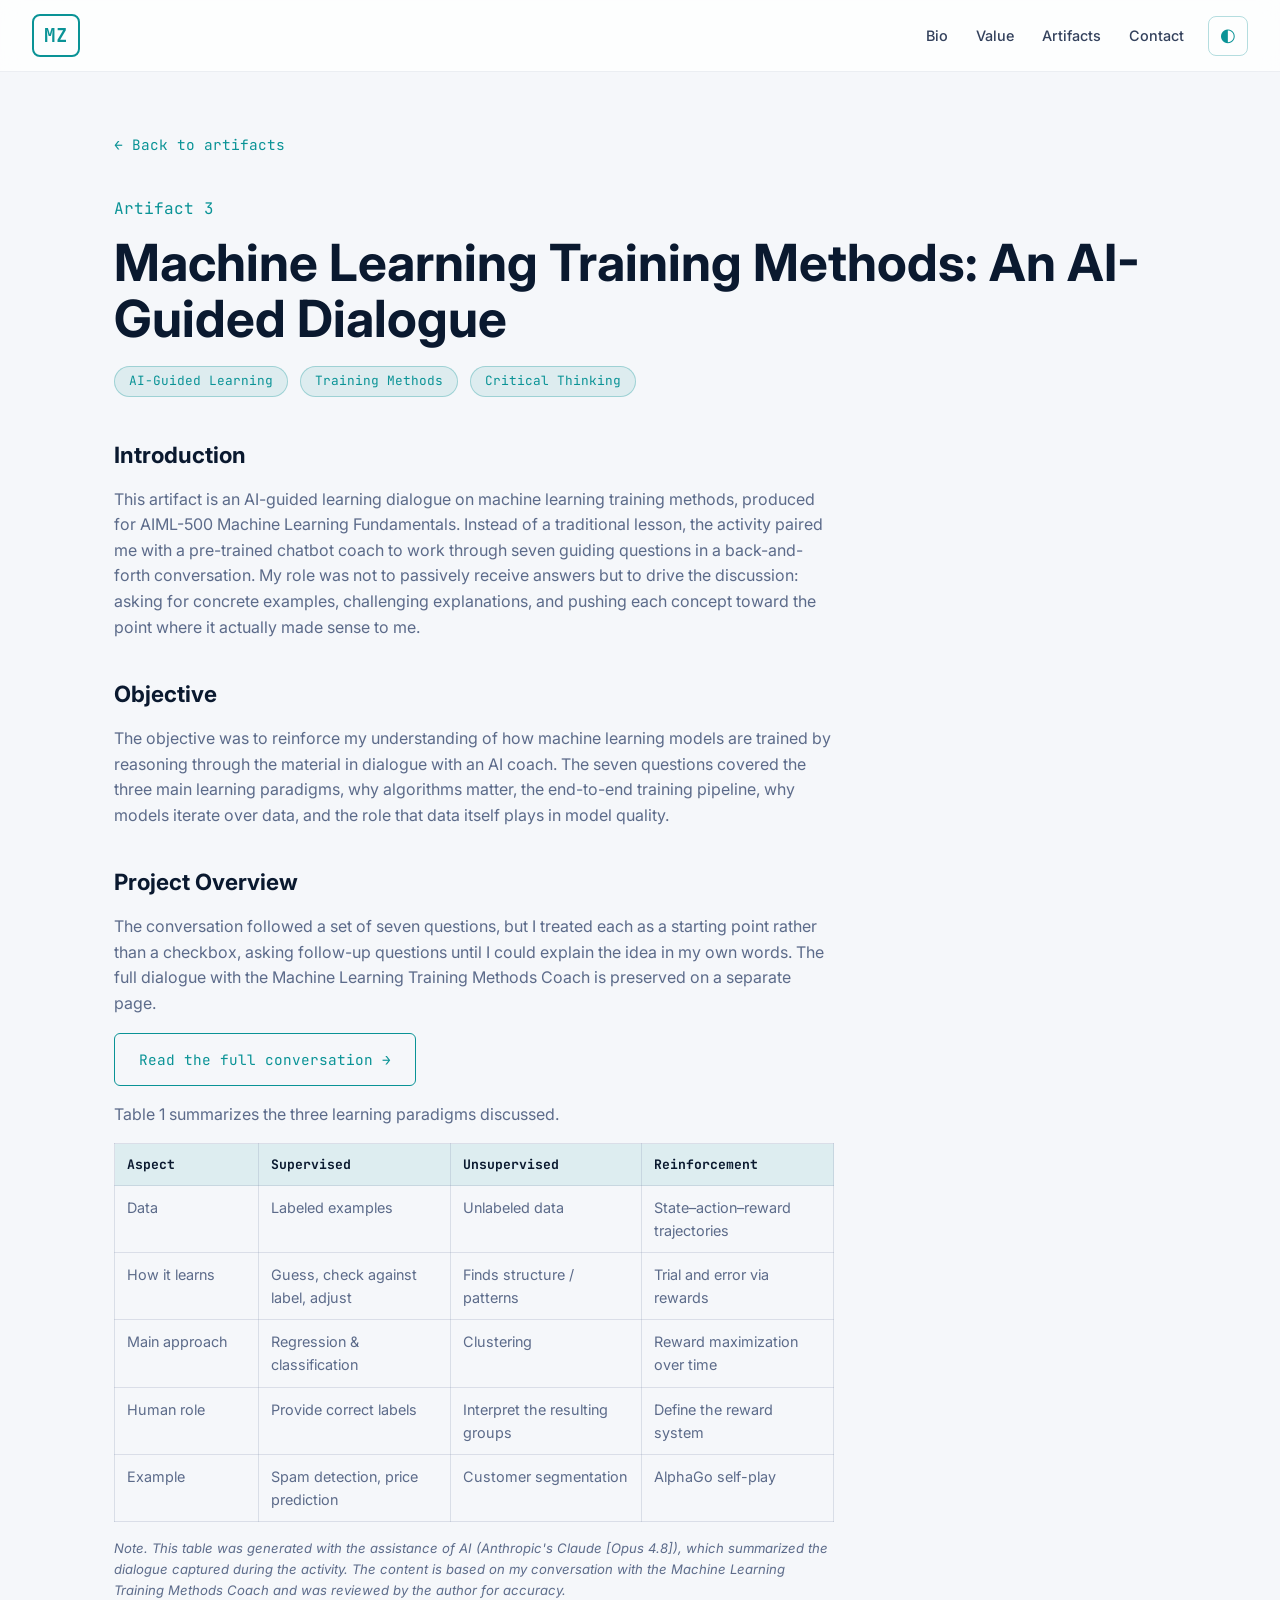
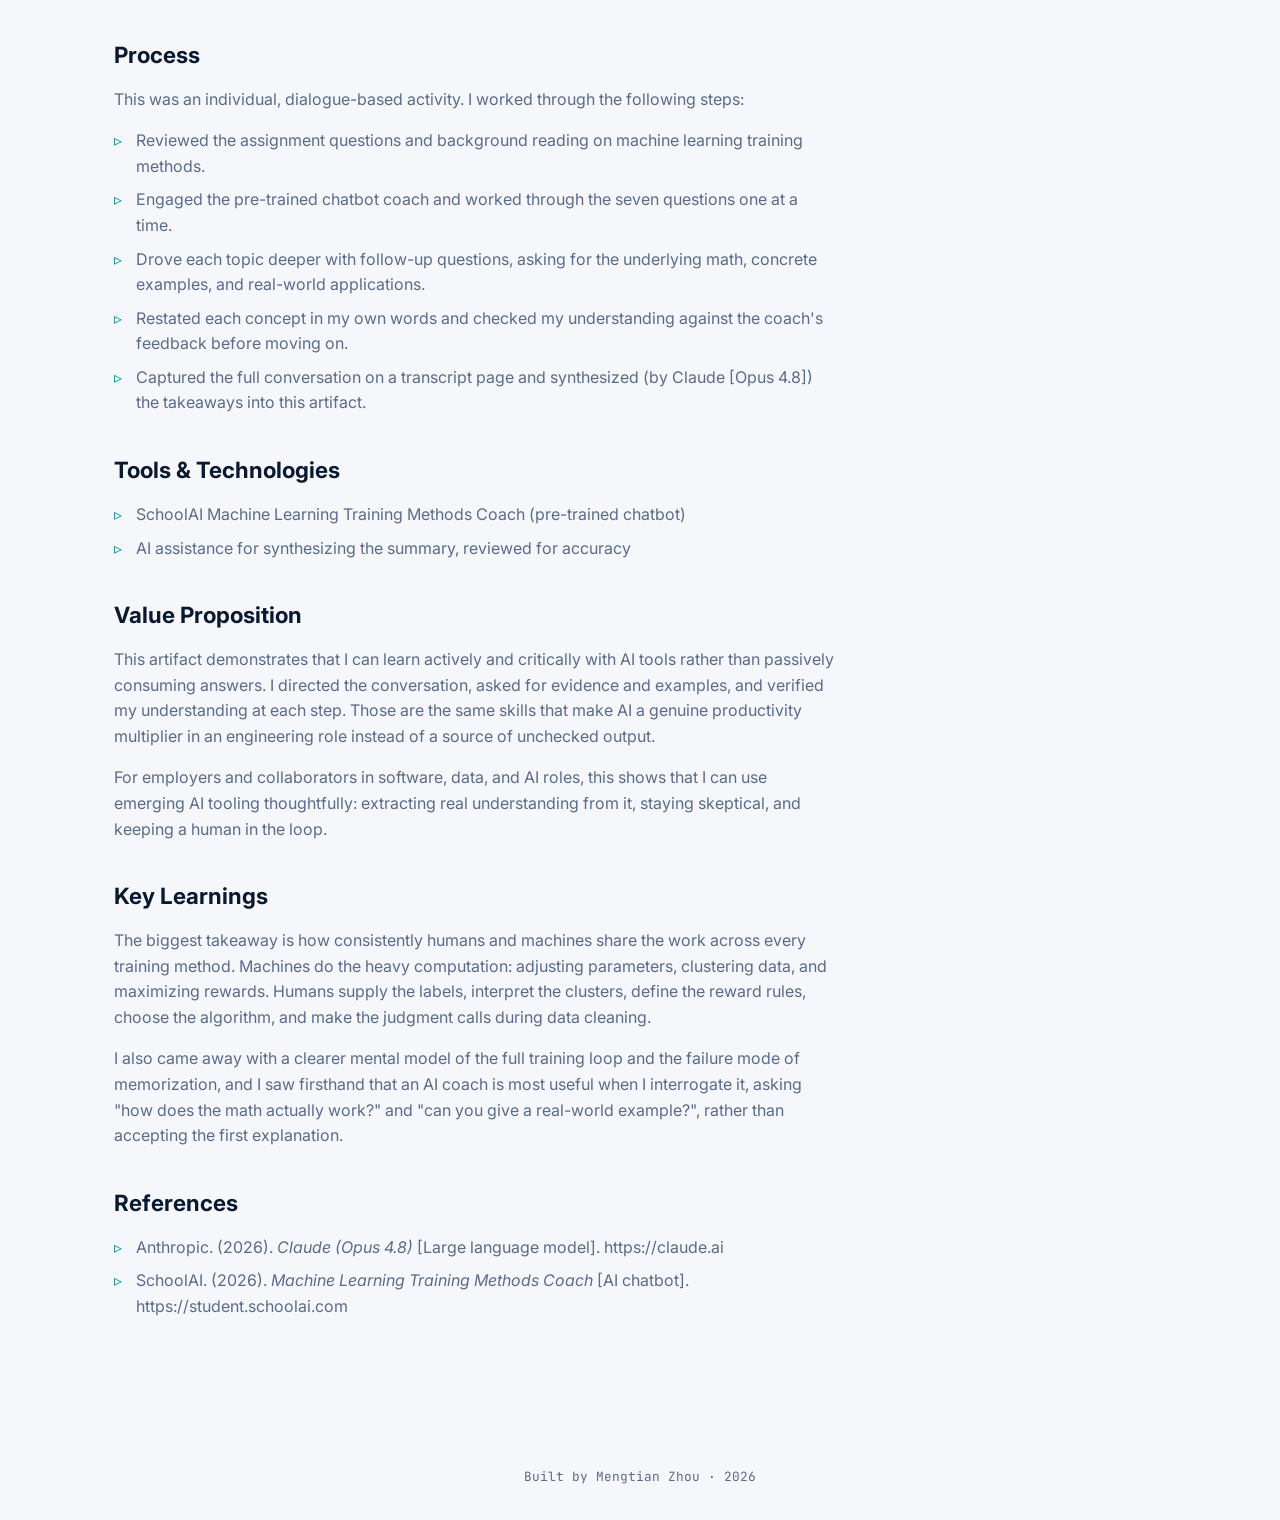
<file: artifacts/ml-training-methods.html>
<!DOCTYPE html>
<html lang="en">
<head>
  <meta charset="UTF-8" />
  <meta name="viewport" content="width=device-width, initial-scale=1.0" />
  <title>Machine Learning Training Methods: An AI-Guided Dialogue | Mengtian Zhou</title>
  <meta name="description" content="An AI-guided learning dialogue exploring machine learning training methods: supervised, unsupervised, and reinforcement learning, algorithms, the training pipeline, iteration, and the role of data." />
  <link rel="preconnect" href="https://fonts.googleapis.com" />
  <link rel="preconnect" href="https://fonts.gstatic.com" crossorigin />
  <link href="https://fonts.googleapis.com/css2?family=Inter:wght@400;500;600;700;800&family=JetBrains+Mono:wght@400;500&display=swap" rel="stylesheet" />
  <link rel="stylesheet" href="../assets/styles.css" />
</head>
<body>
  <header class="nav">
    <a href="../index.html" class="nav__brand">MZ</a>
    <nav class="nav__links">
      <a href="../index.html#bio">Bio</a>
      <a href="../index.html#value">Value</a>
      <a href="../index.html#artifacts">Artifacts</a>
      <a href="../index.html#contact">Contact</a>
    </nav>
    <button id="theme-toggle" class="theme-toggle" aria-label="Toggle color theme">
      <span class="theme-toggle__icon">◐</span>
    </button>
  </header>

  <main>
    <section class="artifact is-visible">
      <a class="artifact__back" href="../index.html#artifacts">← Back to artifacts</a>
      <p class="artifact__eyebrow">Artifact 3</p>
      <h1 class="artifact__title">Machine Learning Training Methods: An AI-Guided Dialogue</h1>
      <ul class="artifact__tags">
        <li>AI-Guided Learning</li>
        <li>Training Methods</li>
        <li>Critical Thinking</li>
      </ul>

      <div class="artifact__body">
        <h2>Introduction</h2>
        <p>
          This artifact is an AI-guided learning dialogue on machine learning
          training methods, produced for AIML-500 Machine Learning Fundamentals.
          Instead of a traditional lesson, the activity paired me with a
          pre-trained chatbot coach to work through seven guiding questions in a
          back-and-forth conversation. My role was not to passively receive
          answers but to drive the discussion: asking for concrete examples,
          challenging explanations, and pushing each concept toward the point
          where it actually made sense to me.
        </p>

        <h2>Objective</h2>
        <p>
          The objective was to reinforce my understanding of how machine learning
          models are trained by reasoning through the material in dialogue with an
          AI coach. The seven questions covered the three main learning paradigms,
          why algorithms matter, the end-to-end training pipeline, why models
          iterate over data, and the role that data itself plays in model quality.
        </p>

        <h2>Project Overview</h2>
        <p>
          The conversation followed a set of seven questions, but I treated each as
          a starting point rather than a checkbox, asking follow-up questions until
          I could explain the idea in my own words. The full dialogue with the
          Machine Learning Training Methods Coach is preserved on a separate page.
        </p>
        <p class="artifact__links">
          <a class="btn btn--ghost" href="ml-training-methods-conversation.html">Read the full conversation →</a>
        </p>

        <p>Table 1 summarizes the three learning paradigms discussed.</p>

        <table>
          <thead>
            <tr>
              <th>Aspect</th>
              <th>Supervised</th>
              <th>Unsupervised</th>
              <th>Reinforcement</th>
            </tr>
          </thead>
          <tbody>
            <tr>
              <td>Data</td>
              <td>Labeled examples</td>
              <td>Unlabeled data</td>
              <td>State–action–reward trajectories</td>
            </tr>
            <tr>
              <td>How it learns</td>
              <td>Guess, check against label, adjust</td>
              <td>Finds structure / patterns</td>
              <td>Trial and error via rewards</td>
            </tr>
            <tr>
              <td>Main approach</td>
              <td>Regression &amp; classification</td>
              <td>Clustering</td>
              <td>Reward maximization over time</td>
            </tr>
            <tr>
              <td>Human role</td>
              <td>Provide correct labels</td>
              <td>Interpret the resulting groups</td>
              <td>Define the reward system</td>
            </tr>
            <tr>
              <td>Example</td>
              <td>Spam detection, price prediction</td>
              <td>Customer segmentation</td>
              <td>AlphaGo self-play</td>
            </tr>
          </tbody>
        </table>
        <p class="artifact__note">
          Note. This table was generated with the assistance of AI (Anthropic's
          Claude [Opus 4.8]), which summarized the
          dialogue captured during the activity. The content is based on my
          conversation with the Machine Learning Training Methods Coach and was
          reviewed by the author for accuracy.
        </p>

        <h2>Process</h2>
        <p>This was an individual, dialogue-based activity. I worked through the following steps:</p>
        <ul>
          <li>Reviewed the assignment questions and background reading on machine learning training methods.</li>
          <li>Engaged the pre-trained chatbot coach and worked through the seven questions one at a time.</li>
          <li>Drove each topic deeper with follow-up questions, asking for the underlying math, concrete examples, and real-world applications.</li>
          <li>Restated each concept in my own words and checked my understanding against the coach's feedback before moving on.</li>
          <li>Captured the full conversation on a transcript page and synthesized (by Claude [Opus 4.8]) the takeaways into this artifact.</li>
        </ul>

        <h2>Tools &amp; Technologies</h2>
        <ul>
          <li>SchoolAI Machine Learning Training Methods Coach (pre-trained chatbot)</li>
          <li>AI assistance for synthesizing the summary, reviewed for accuracy</li>
        </ul>

        <h2>Value Proposition</h2>
        <p>
          This artifact demonstrates that I can learn actively and critically with
          AI tools rather than passively consuming answers. I directed the
          conversation, asked for evidence and examples, and verified my
          understanding at each step. Those are the same skills that make AI a
          genuine productivity multiplier in an engineering role instead of a
          source of unchecked output.
        </p>
        <p>
          For employers and collaborators in software, data, and AI roles, this
          shows that I can use emerging AI tooling thoughtfully: extracting real
          understanding from it, staying skeptical, and keeping a human in the loop.
        </p>

        <h2>Key Learnings</h2>
        <p>
          The biggest takeaway is how consistently humans and machines share the
          work across every training method. Machines do the heavy computation:
          adjusting parameters, clustering data, and maximizing rewards. Humans
          supply the labels, interpret the clusters, define the reward rules,
          choose the algorithm, and make the judgment calls during data cleaning.
        </p>
        <p>
          I also came away with a clearer mental model of the full training loop and
          the failure mode of memorization, and I saw firsthand that an AI coach is
          most useful when I interrogate it, asking "how does the math actually
          work?" and "can you give a real-world example?", rather than accepting
          the first explanation.
        </p>

        <h2>References</h2>
        <ul>
          <li>Anthropic. (2026). <em>Claude (Opus 4.8)</em> [Large language model]. https://claude.ai</li>
          <li>SchoolAI. (2026). <em>Machine Learning Training Methods Coach</em> [AI chatbot]. https://student.schoolai.com</li>
        </ul>
      </div>
    </section>
  </main>

  <footer class="footer">
    <p>Built by Mengtian Zhou · <span id="year"></span></p>
  </footer>

  <script src="../assets/script.js"></script>
</body>
</html>
</file>
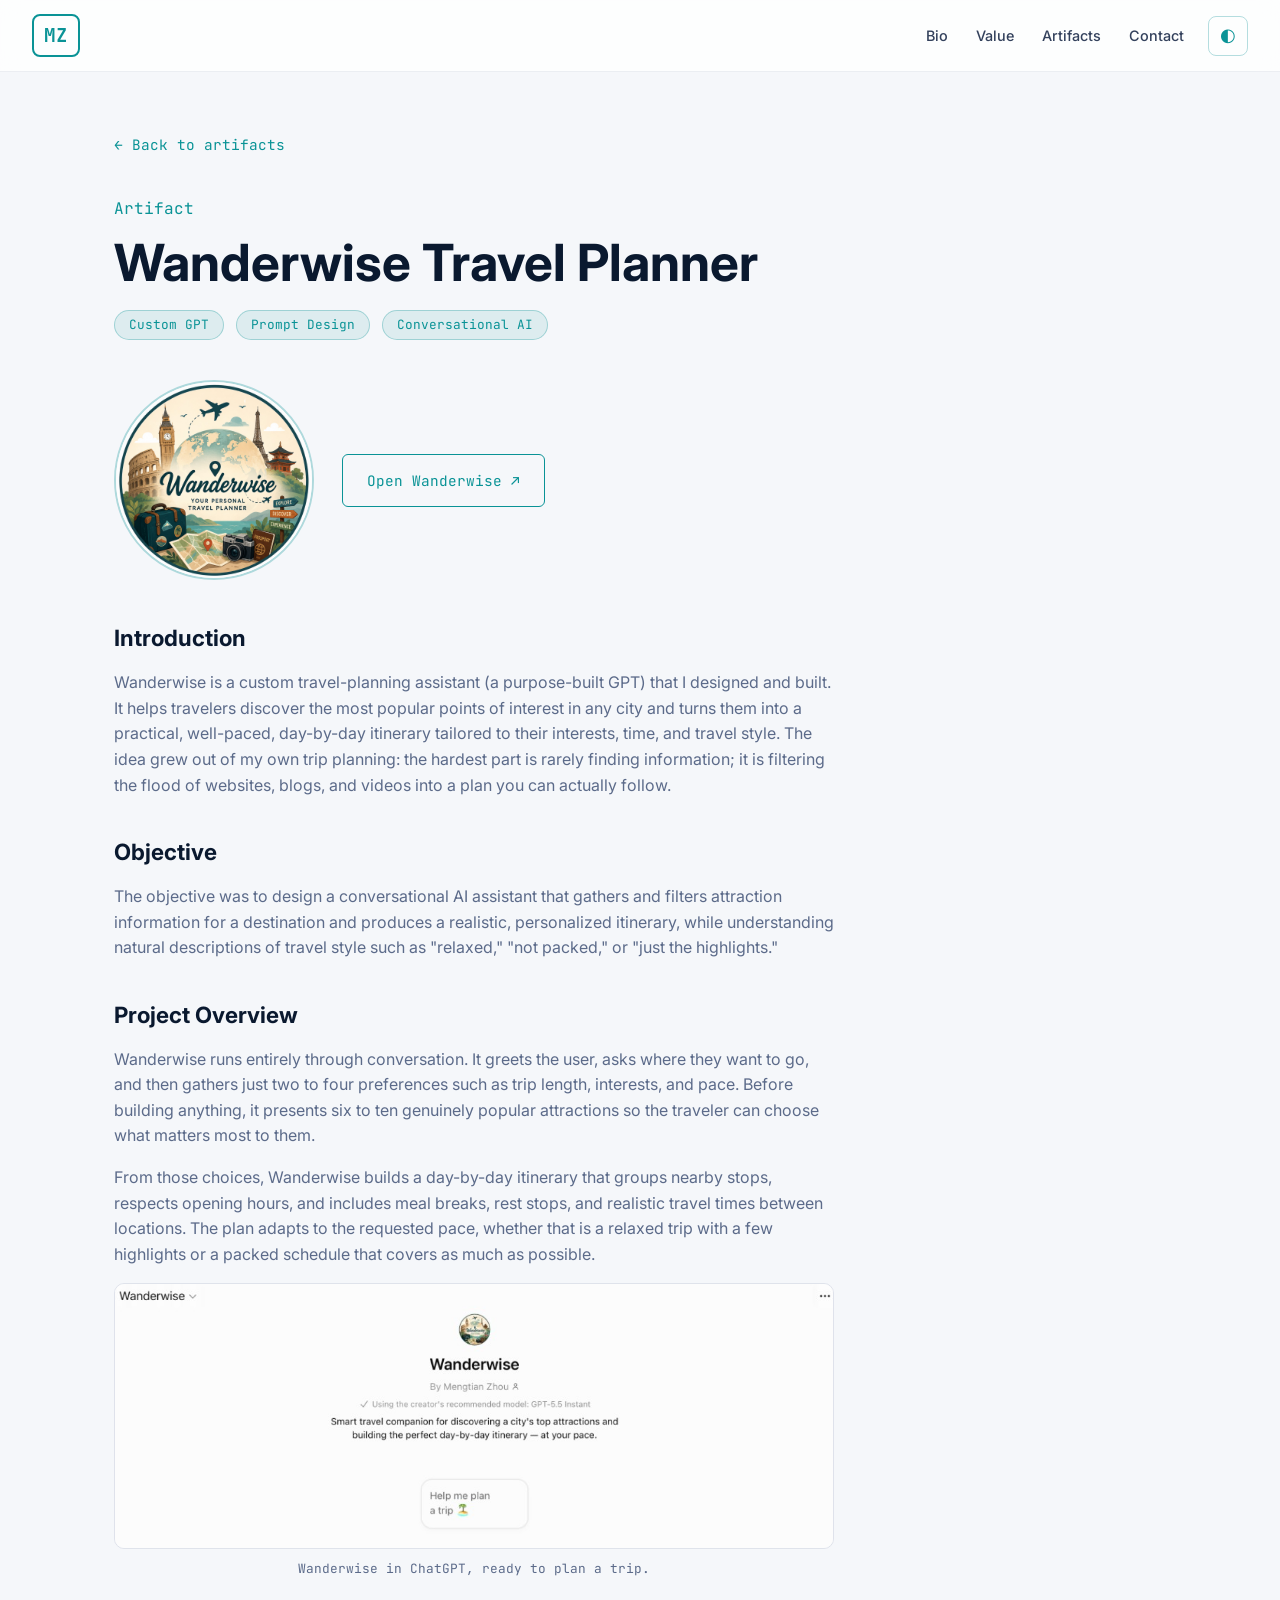
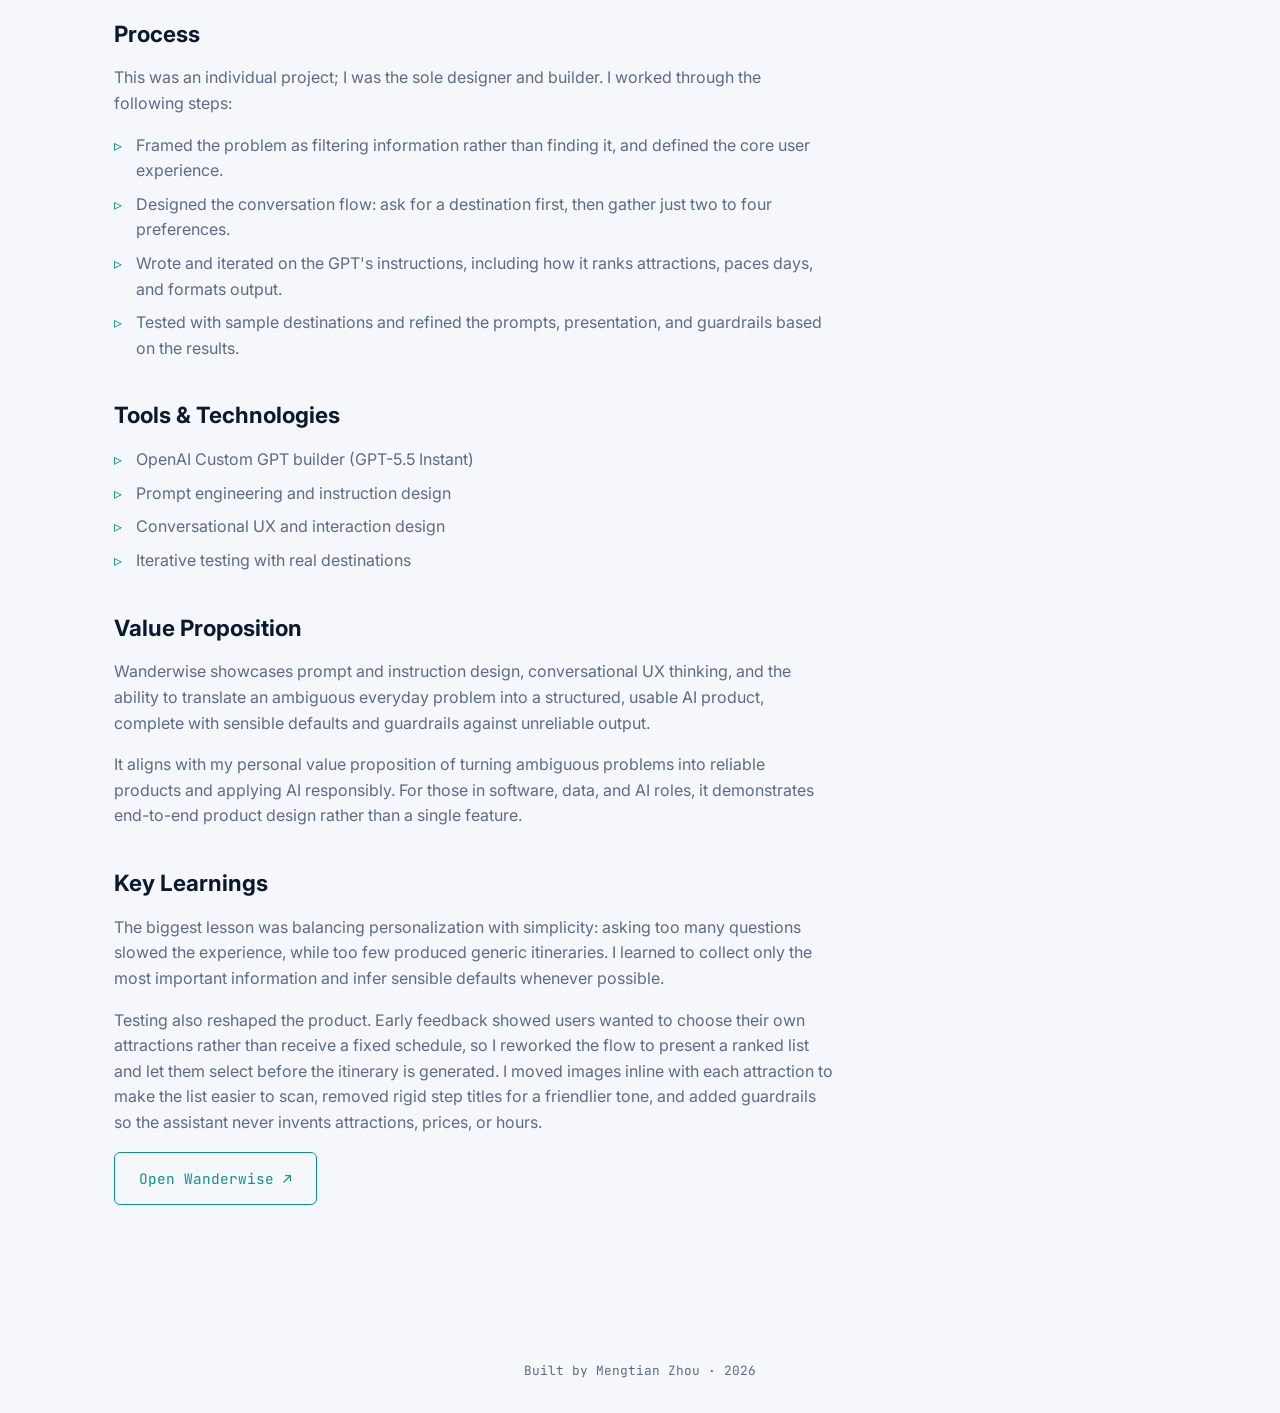
<file: artifacts/wanderwise.html>
<!DOCTYPE html>
<html lang="en">
<head>
  <meta charset="UTF-8" />
  <meta name="viewport" content="width=device-width, initial-scale=1.0" />
  <title>Wanderwise Travel Planner | Mengtian Zhou</title>
  <meta name="description" content="Wanderwise, a custom travel-planning GPT that surfaces a city's most popular attractions and builds a practical, well-paced, day-by-day itinerary." />
  <link rel="preconnect" href="https://fonts.googleapis.com" />
  <link rel="preconnect" href="https://fonts.gstatic.com" crossorigin />
  <link href="https://fonts.googleapis.com/css2?family=Inter:wght@400;500;600;700;800&family=JetBrains+Mono:wght@400;500&display=swap" rel="stylesheet" />
  <link rel="stylesheet" href="../assets/styles.css" />
</head>
<body>
  <header class="nav">
    <a href="../index.html" class="nav__brand">MZ</a>
    <nav class="nav__links">
      <a href="../index.html#bio">Bio</a>
      <a href="../index.html#value">Value</a>
      <a href="../index.html#artifacts">Artifacts</a>
      <a href="../index.html#contact">Contact</a>
    </nav>
    <button id="theme-toggle" class="theme-toggle" aria-label="Toggle color theme">
      <span class="theme-toggle__icon">◐</span>
    </button>
  </header>

  <main>
    <section class="artifact is-visible">
      <a class="artifact__back" href="../index.html#artifacts">← Back to artifacts</a>
      <p class="artifact__eyebrow">Artifact</p>
      <h1 class="artifact__title">Wanderwise Travel Planner</h1>
      <ul class="artifact__tags">
        <li>Custom GPT</li>
        <li>Prompt Design</li>
        <li>Conversational AI</li>
      </ul>

      <div class="artifact__hero-row">
        <img class="artifact__hero" src="../assets/wanderwise-logo.png" alt="Wanderwise logo, your personal travel planner" />
        <a class="btn btn--ghost" href="https://chatgpt.com/g/g-6a525b5605f081919c2bee0df78d2028-wanderwise" target="_blank" rel="noopener">Open Wanderwise ↗</a>
      </div>

      <div class="artifact__body">
        <h2>Introduction</h2>
        <p>
          Wanderwise is a custom travel-planning assistant (a purpose-built GPT)
          that I designed and built. It helps travelers discover the most popular
          points of interest in any city and turns them into a practical,
          well-paced, day-by-day itinerary tailored to their interests, time, and
          travel style. The idea grew out of my own trip planning: the hardest
          part is rarely finding information; it is filtering the flood of
          websites, blogs, and videos into a plan you can actually follow.
        </p>

        <h2>Objective</h2>
        <p>
          The objective was to design a conversational AI assistant that gathers
          and filters attraction information for a destination and produces a
          realistic, personalized itinerary, while understanding natural
          descriptions of travel style such as "relaxed," "not packed," or "just
          the highlights."
        </p>

        <h2>Project Overview</h2>
        <p>
          Wanderwise runs entirely through conversation. It greets the user, asks
          where they want to go, and then gathers just two to four preferences
          such as trip length, interests, and pace. Before building anything, it
          presents six to ten genuinely popular attractions so the traveler can
          choose what matters most to them.
        </p>
        <p>
          From those choices, Wanderwise builds a day-by-day itinerary that groups
          nearby stops, respects opening hours, and includes meal breaks, rest
          stops, and realistic travel times between locations. The plan adapts to
          the requested pace, whether that is a relaxed trip with a few highlights
          or a packed schedule that covers as much as possible.
        </p>
        <figure class="artifact__figure">
          <img src="../assets/wanderwise-screenshot.png" alt="Screenshot of the Wanderwise GPT welcome screen" />
          <figcaption>Wanderwise in ChatGPT, ready to plan a trip.</figcaption>
        </figure>

        <h2>Process</h2>
        <p>
          This was an individual project; I was the sole designer and builder. I
          worked through the following steps:
        </p>
        <ul>
          <li>Framed the problem as filtering information rather than finding it, and defined the core user experience.</li>
          <li>Designed the conversation flow: ask for a destination first, then gather just two to four preferences.</li>
          <li>Wrote and iterated on the GPT's instructions, including how it ranks attractions, paces days, and formats output.</li>
          <li>Tested with sample destinations and refined the prompts, presentation, and guardrails based on the results.</li>
        </ul>

        <h2>Tools &amp; Technologies</h2>
        <ul>
          <li>OpenAI Custom GPT builder (GPT-5.5 Instant)</li>
          <li>Prompt engineering and instruction design</li>
          <li>Conversational UX and interaction design</li>
          <li>Iterative testing with real destinations</li>
        </ul>

        <h2>Value Proposition</h2>
        <p>
          Wanderwise showcases prompt and instruction design, conversational UX
          thinking, and the ability to translate an ambiguous everyday problem
          into a structured, usable AI product, complete with sensible defaults
          and guardrails against unreliable output.
        </p>
        <p>
          It aligns with my personal value proposition of turning ambiguous
          problems into reliable products and applying AI responsibly. For those
          in software, data, and AI roles, it demonstrates end-to-end product
          design rather than a single feature.
        </p>

        <h2>Key Learnings</h2>
        <p>
          The biggest lesson was balancing personalization with simplicity:
          asking too many questions slowed the experience, while too few produced
          generic itineraries. I learned to collect only the most important
          information and infer sensible defaults whenever possible.
        </p>
        <p>
          Testing also reshaped the product. Early feedback showed users wanted to
          choose their own attractions rather than receive a fixed schedule, so I
          reworked the flow to present a ranked list and let them select before the
          itinerary is generated. I moved images inline with each attraction to
          make the list easier to scan, removed rigid step titles for a friendlier
          tone, and added guardrails so the assistant never invents attractions,
          prices, or hours.
        </p>

        <div class="artifact__links">
          <a class="btn btn--ghost" href="https://chatgpt.com/g/g-6a525b5605f081919c2bee0df78d2028-wanderwise" target="_blank" rel="noopener">Open Wanderwise ↗</a>
        </div>
      </div>
    </section>
  </main>

  <footer class="footer">
    <p>Built by Mengtian Zhou · <span id="year"></span></p>
  </footer>

  <script src="../assets/script.js"></script>
</body>
</html>
</file>
<file: assets/styles.css>
:root {
  --bg: #0a192f;
  --bg-elevated: #112240;
  --bg-soft: rgba(17, 34, 64, 0.7);
  --text: #ccd6f6;
  --text-muted: #8892b0;
  --text-bright: #e6f1ff;
  --accent: #64ffda;
  --accent-soft: rgba(100, 255, 218, 0.1);
  --border: rgba(100, 255, 218, 0.25);
  --shadow: rgba(2, 12, 27, 0.7);
  --font-sans: "Inter", system-ui, -apple-system, sans-serif;
  --font-mono: "JetBrains Mono", ui-monospace, monospace;
  --max-width: 1100px;
  --nav-height: 72px;
}

[data-theme="light"] {
  --bg: #f5f7fa;
  --bg-elevated: #ffffff;
  --bg-soft: rgba(255, 255, 255, 0.8);
  --text: #33415c;
  --text-muted: #5c6b8a;
  --text-bright: #0a192f;
  --accent: #0a9396;
  --accent-soft: rgba(10, 147, 150, 0.1);
  --border: rgba(10, 147, 150, 0.3);
  --shadow: rgba(100, 120, 150, 0.2);
}

* {
  box-sizing: border-box;
  margin: 0;
  padding: 0;
}

html {
  scroll-behavior: smooth;
  scroll-padding-top: var(--nav-height);
}

body {
  background: var(--bg);
  color: var(--text);
  font-family: var(--font-sans);
  line-height: 1.6;
  -webkit-font-smoothing: antialiased;
  transition: background 0.3s ease, color 0.3s ease;
}

main {
  max-width: var(--max-width);
  margin: 0 auto;
  padding: 0 24px;
}

a {
  color: var(--accent);
  text-decoration: none;
  transition: color 0.2s ease;
}

/* ---------- Nav ---------- */
.nav {
  position: sticky;
  top: 0;
  z-index: 20;
  height: var(--nav-height);
  display: flex;
  align-items: center;
  gap: 24px;
  padding: 0 32px;
  background: var(--bg-soft);
  backdrop-filter: blur(10px);
  border-bottom: 1px solid rgba(136, 146, 176, 0.15);
}

.nav__brand {
  font-family: var(--font-mono);
  font-weight: 700;
  font-size: 1.2rem;
  color: var(--accent);
  border: 2px solid var(--accent);
  border-radius: 8px;
  padding: 4px 10px;
  margin-right: auto;
}

.nav__links {
  display: flex;
  gap: 28px;
}

.nav__links a {
  color: var(--text);
  font-size: 0.9rem;
  font-weight: 500;
  position: relative;
}

.nav__links a::after {
  content: "";
  position: absolute;
  left: 0;
  bottom: -4px;
  width: 0;
  height: 2px;
  background: var(--accent);
  transition: width 0.2s ease;
}

.nav__links a:hover {
  color: var(--accent);
}

.nav__links a:hover::after {
  width: 100%;
}

.theme-toggle {
  background: transparent;
  border: 1px solid var(--border);
  color: var(--accent);
  width: 40px;
  height: 40px;
  border-radius: 8px;
  cursor: pointer;
  font-size: 1.1rem;
  display: grid;
  place-items: center;
  transition: background 0.2s ease, transform 0.2s ease;
}

.theme-toggle:hover {
  background: var(--accent-soft);
  transform: translateY(-2px);
}

/* ---------- Buttons ---------- */
.btn {
  display: inline-block;
  font-family: var(--font-mono);
  font-size: 0.9rem;
  padding: 14px 24px;
  border-radius: 6px;
  cursor: pointer;
  transition: transform 0.2s ease, background 0.2s ease, box-shadow 0.2s ease;
}

.btn--primary {
  background: var(--accent);
  color: var(--bg);
  font-weight: 600;
}

.btn--primary:hover {
  transform: translateY(-3px);
  box-shadow: 0 10px 25px -10px var(--accent);
}

.btn--ghost {
  border: 1px solid var(--accent);
  color: var(--accent);
}

.btn--ghost:hover {
  background: var(--accent-soft);
  transform: translateY(-3px);
}

.btn--lg {
  padding: 18px 36px;
  font-size: 1rem;
}

/* ---------- Hero ---------- */
.hero {
  min-height: calc(100vh - var(--nav-height));
  display: flex;
  align-items: center;
}

.hero__inner {
  max-width: 760px;
}

.hero__eyebrow {
  font-family: var(--font-mono);
  color: var(--accent);
  font-size: 1rem;
  margin-bottom: 20px;
}

.hero__title {
  font-size: clamp(2.5rem, 8vw, 4.8rem);
  font-weight: 800;
  color: var(--text-bright);
  line-height: 1.05;
}

.hero__subtitle {
  font-size: clamp(1.8rem, 6vw, 3.6rem);
  font-weight: 700;
  color: var(--text-muted);
  line-height: 1.1;
  margin-bottom: 24px;
}

.hero__lede {
  max-width: 560px;
  color: var(--text-muted);
  font-size: 1.05rem;
  margin-bottom: 36px;
}

.hero__actions {
  display: flex;
  gap: 16px;
  flex-wrap: wrap;
}

/* ---------- Sections ---------- */
.section {
  padding: 100px 0;
}

.section__title {
  display: flex;
  align-items: center;
  gap: 12px;
  font-size: clamp(1.5rem, 4vw, 2rem);
  color: var(--text-bright);
  margin-bottom: 40px;
}

.section__title::after {
  content: "";
  flex: 1;
  height: 1px;
  background: rgba(136, 146, 176, 0.3);
  max-width: 300px;
}

.section__num {
  font-family: var(--font-mono);
  color: var(--accent);
  font-size: 1.1rem;
  font-weight: 500;
}

/* ---------- About ---------- */
.about {
  display: grid;
  grid-template-columns: 3fr 2fr;
  gap: 50px;
  align-items: start;
}

.about__text p {
  color: var(--text-muted);
  margin-bottom: 16px;
}

.about__list {
  list-style: none;
  display: grid;
  grid-template-columns: repeat(2, 1fr);
  gap: 8px 16px;
  margin-top: 12px;
}

.about__list li {
  position: relative;
  padding-left: 22px;
  font-family: var(--font-mono);
  font-size: 0.9rem;
  color: var(--text-muted);
}

.about__list li::before {
  content: "▹";
  position: absolute;
  left: 0;
  color: var(--accent);
}

.about__portrait {
  display: grid;
  place-items: center;
}

.about__portrait-frame {
  width: 220px;
  height: 220px;
  display: grid;
  place-items: center;
  background: var(--accent-soft);
  border: 2px solid var(--accent);
  border-radius: 12px;
  position: relative;
  transition: transform 0.3s ease;
}

.about__portrait-frame img {
  width: 100%;
  height: 100%;
  object-fit: cover;
  display: block;
  border-radius: 10px;
}

.about__portrait-frame::after {
  content: "";
  position: absolute;
  inset: 14px -14px -14px 14px;
  border: 2px solid var(--accent);
  border-radius: 12px;
  z-index: -1;
  transition: inset 0.3s ease;
}

.about__portrait-frame:hover {
  transform: translate(-4px, -4px);
}

.about__portrait-frame:hover::after {
  inset: 10px -10px -10px 10px;
}

/* ---------- Bio skills sub-block ---------- */
.bio__skills {
  margin-top: 56px;
}

.bio__subhead {
  color: var(--text-bright);
  font-size: 1.2rem;
  margin-bottom: 24px;
}

/* ---------- Value proposition & audience ---------- */
.valprop {
  display: grid;
  grid-template-columns: repeat(auto-fit, minmax(280px, 1fr));
  gap: 24px;
}

.valprop__card {
  background: var(--bg-elevated);
  border: 1px solid rgba(136, 146, 176, 0.12);
  border-radius: 10px;
  padding: 28px;
}

.valprop__card h3 {
  color: var(--text-bright);
  font-size: 1.15rem;
  margin-bottom: 14px;
}

.valprop__card p {
  color: var(--text-muted);
  font-size: 0.98rem;
  margin-bottom: 14px;
}

.valprop__card p:last-child {
  margin-bottom: 0;
}

/* ---------- Artifacts ---------- */
.artifacts {
  display: grid;
  grid-template-columns: repeat(auto-fit, minmax(280px, 1fr));
  gap: 24px;
}

.card {
  background: var(--bg-elevated);
  border: 1px solid rgba(136, 146, 176, 0.12);
  border-radius: 10px;
  padding: 28px;
  display: flex;
  flex-direction: column;
  transition: transform 0.25s ease, box-shadow 0.25s ease, border-color 0.25s ease;
}

.card:hover {
  transform: translateY(-8px);
  box-shadow: 0 20px 30px -15px var(--shadow);
  border-color: var(--border);
}

.card__top {
  display: flex;
  align-items: flex-start;
  justify-content: space-between;
  margin-bottom: 20px;
}

.card__folder {
  font-family: var(--font-mono);
  font-size: 2rem;
  color: var(--accent);
}

.card__link {
  color: var(--text-muted);
  font-size: 1.2rem;
  transition: color 0.2s ease, transform 0.2s ease;
}

.card:hover .card__link {
  color: var(--accent);
  transform: translate(3px, -3px);
}

.card__eyebrow {
  font-family: var(--font-mono);
  font-size: 0.78rem;
  color: var(--accent);
  margin-bottom: 8px;
}

.card__title {
  transition: color 0.2s ease;
}

.card:hover .card__title {
  color: var(--accent);
}

.card__title {
  color: var(--text-bright);
  font-size: 1.25rem;
  margin-bottom: 12px;
}

.card__desc {
  color: var(--text-muted);
  font-size: 0.95rem;
  flex: 1;
}

.card__tags {
  list-style: none;
  display: flex;
  flex-wrap: wrap;
  gap: 12px;
  margin-top: 20px;
}

.card__tags li {
  font-family: var(--font-mono);
  font-size: 0.78rem;
  color: var(--text-muted);
}

.card--placeholder {
  background: transparent;
  border: 1px dashed var(--border);
  justify-content: center;
  text-align: left;
}

.card--placeholder:hover {
  transform: none;
  box-shadow: none;
  border-color: var(--border);
}

.card--placeholder .card__folder {
  color: var(--text-muted);
}

/* ---------- Skills ---------- */
.skills {
  display: grid;
  grid-template-columns: repeat(auto-fit, minmax(220px, 1fr));
  gap: 32px;
}

.skills__col h3 {
  color: var(--text-bright);
  font-size: 1.1rem;
  margin-bottom: 16px;
}

.skills__col ul {
  list-style: none;
}

.skills__col li {
  position: relative;
  padding-left: 22px;
  color: var(--text-muted);
  font-family: var(--font-mono);
  font-size: 0.9rem;
  margin-bottom: 8px;
}

.skills__col li::before {
  content: "▹";
  position: absolute;
  left: 0;
  color: var(--accent);
}

/* ---------- Contact ---------- */
.section--contact {
  text-align: center;
  max-width: 640px;
  margin: 0 auto;
}

.contact__eyebrow {
  font-family: var(--font-mono);
  color: var(--accent);
  margin-bottom: 12px;
}

.contact__title {
  font-size: clamp(2rem, 6vw, 3rem);
  color: var(--text-bright);
  margin-bottom: 20px;
}

.contact__lede {
  color: var(--text-muted);
  margin-bottom: 40px;
}

.contact__socials {
  display: flex;
  justify-content: center;
  gap: 28px;
  margin-top: 40px;
}

.contact__socials a {
  color: var(--text-muted);
  font-family: var(--font-mono);
  font-size: 0.9rem;
}

.contact__socials a:hover {
  color: var(--accent);
}

/* ---------- Artifact detail page ---------- */
.artifact {
  padding: 60px 0 100px;
}

.artifact__back {
  display: inline-flex;
  align-items: center;
  gap: 8px;
  font-family: var(--font-mono);
  font-size: 0.9rem;
  margin-bottom: 40px;
}

.artifact__back:hover {
  gap: 12px;
}

.artifact__eyebrow {
  font-family: var(--font-mono);
  color: var(--accent);
  margin-bottom: 12px;
}

.artifact__title {
  font-size: clamp(2rem, 6vw, 3.2rem);
  color: var(--text-bright);
  line-height: 1.1;
  margin-bottom: 20px;
}

.artifact__tags {
  list-style: none;
  display: flex;
  flex-wrap: wrap;
  gap: 12px;
  margin-bottom: 40px;
}

.artifact__tags li {
  font-family: var(--font-mono);
  font-size: 0.8rem;
  color: var(--accent);
  background: var(--accent-soft);
  border: 1px solid var(--border);
  border-radius: 20px;
  padding: 4px 14px;
}

.artifact__hero-row {
  display: flex;
  align-items: center;
  gap: 28px;
  flex-wrap: wrap;
  margin: 0 0 40px;
}

.artifact__hero {
  display: block;
  width: 200px;
  height: 200px;
  object-fit: cover;
  border-radius: 50%;
  border: 2px solid var(--border);
}

.artifact__body {
  max-width: 720px;
}

.artifact__figure {
  margin: 8px 0 24px;
}

.artifact__figure img {
  width: 100%;
  border-radius: 10px;
  border: 1px solid rgba(136, 146, 176, 0.2);
  display: block;
}

.artifact__figure figcaption {
  font-family: var(--font-mono);
  font-size: 0.8rem;
  color: var(--text-muted);
  margin-top: 10px;
  text-align: center;
}

.artifact__body table {
  width: 100%;
  border-collapse: collapse;
  table-layout: fixed;
  margin: 8px 0 16px;
  font-size: 0.9rem;
}

.artifact__body th,
.artifact__body td {
  border: 1px solid rgba(136, 146, 176, 0.25);
  padding: 10px 12px;
  text-align: left;
  vertical-align: top;
  overflow-wrap: break-word;
  color: var(--text-muted);
}

/* Row-label column stays narrow so the comparison columns share the rest evenly. */
.artifact__body th:first-child,
.artifact__body td:first-child {
  width: 20%;
}

.artifact__body thead th {
  color: var(--text-bright);
  font-family: var(--font-mono);
  font-size: 0.82rem;
  background: var(--accent-soft);
}

.artifact__note {
  font-size: 0.82rem;
  color: var(--text-muted);
  font-style: italic;
  margin-bottom: 24px;
}

.artifact__body h2 {
  color: var(--text-bright);
  font-size: 1.4rem;
  margin: 36px 0 14px;
}

.artifact__body h3 {
  color: var(--text);
  font-family: var(--font-mono);
  font-size: 1rem;
  margin: 20px 0 8px;
}

.artifact__body p {
  color: var(--text-muted);
  margin-bottom: 16px;
}

.artifact__body ul {
  list-style: none;
  margin-bottom: 16px;
}

.artifact__body li {
  position: relative;
  padding-left: 22px;
  color: var(--text-muted);
  margin-bottom: 8px;
}

.artifact__body li::before {
  content: "▹";
  position: absolute;
  left: 0;
  color: var(--accent);
}

.artifact__links {
  display: flex;
  gap: 16px;
  flex-wrap: wrap;
  margin: 8px 0 24px;
}

/* ---------- Conversation transcript ---------- */
.chat {
  display: flex;
  flex-direction: column;
  gap: 16px;
  max-width: 760px;
  margin: 8px 0 32px;
}

.chat__meta {
  font-family: var(--font-mono);
  font-size: 0.82rem;
  color: var(--text-muted);
  margin-bottom: 8px;
}

.chat__msg {
  display: flex;
  flex-direction: column;
  gap: 6px;
  max-width: 88%;
}

.chat__msg--coach {
  align-self: flex-start;
}

.chat__msg--student {
  align-self: flex-end;
  align-items: flex-end;
}

.chat__label {
  font-family: var(--font-mono);
  font-size: 0.75rem;
  color: var(--text-muted);
}

.chat__bubble {
  padding: 14px 16px;
  border-radius: 14px;
  border: 1px solid var(--border);
  color: var(--text);
  font-size: 0.95rem;
  word-wrap: break-word;
}

.chat__msg--coach .chat__bubble {
  background: var(--bg-elevated);
  border-top-left-radius: 4px;
}

.chat__msg--student .chat__bubble {
  background: var(--accent-soft);
  border-top-right-radius: 4px;
  color: var(--text-bright);
}

.chat__bubble p {
  margin: 0 0 8px;
  color: inherit;
}

.chat__bubble p:last-child {
  margin-bottom: 0;
}

.chat__bubble ol,
.chat__bubble ul {
  margin: 0 0 8px 1.2em;
  color: inherit;
}

.chat__bubble li {
  margin-bottom: 2px;
  padding-left: 0;
  color: inherit;
}

.chat__bubble li::before {
  content: none;
}

/* ---------- Footer ---------- */
.footer {
  text-align: center;
  padding: 32px 24px;
  color: var(--text-muted);
  font-family: var(--font-mono);
  font-size: 0.8rem;
}

/* ---------- Reveal animation ---------- */
.section,
.hero__inner {
  opacity: 0;
  transform: translateY(24px);
  transition: opacity 0.6s ease, transform 0.6s ease;
}

.section.is-visible,
.hero__inner.is-visible {
  opacity: 1;
  transform: translateY(0);
}

@media (prefers-reduced-motion: reduce) {
  .section,
  .hero__inner {
    opacity: 1;
    transform: none;
    transition: none;
  }
  html {
    scroll-behavior: auto;
  }
}

/* ---------- Responsive ---------- */
@media (max-width: 720px) {
  .nav {
    padding: 0 16px;
    gap: 14px;
  }
  .nav__links {
    gap: 16px;
  }
  .about {
    grid-template-columns: 1fr;
    gap: 32px;
  }
  .about__portrait {
    order: -1;
  }
  .section {
    padding: 70px 0;
  }
}

@media (max-width: 480px) {
  .nav__links a {
    font-size: 0.8rem;
  }
  .about__list {
    grid-template-columns: 1fr;
  }
}
</file>
